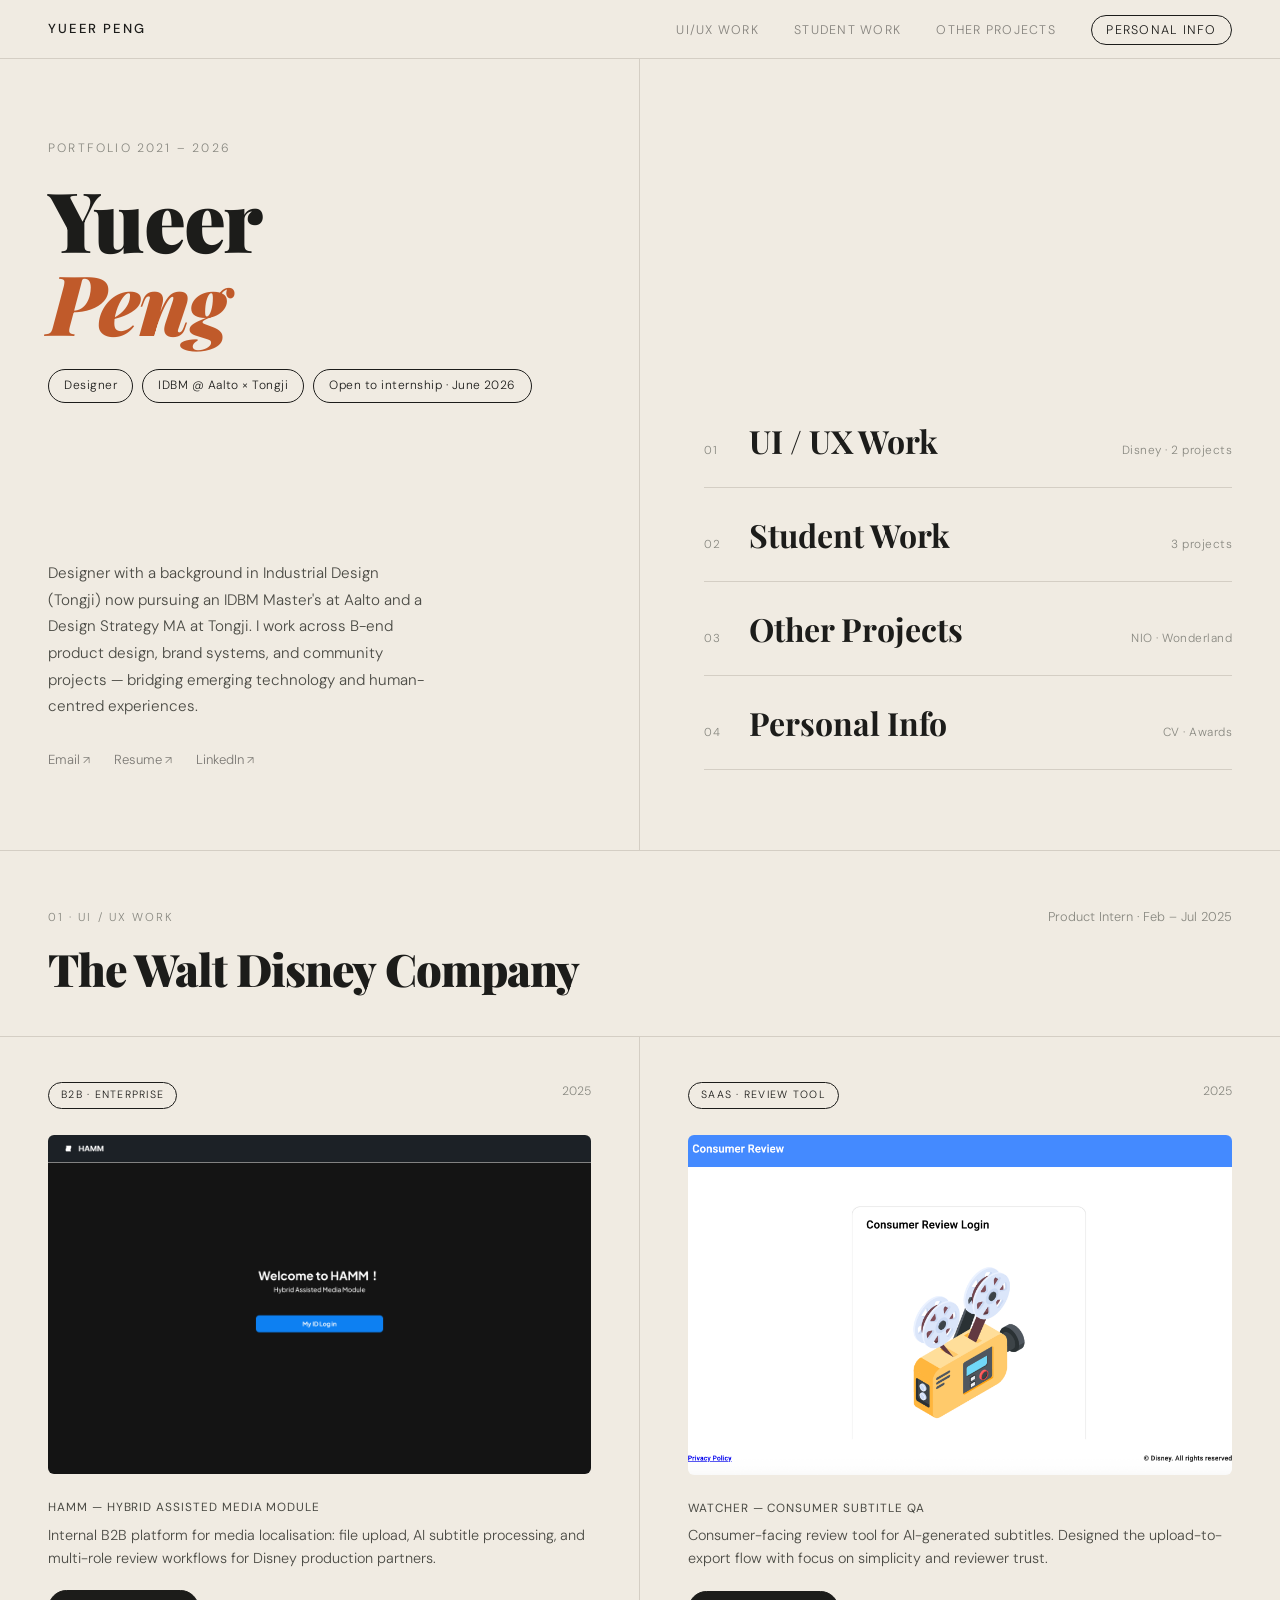
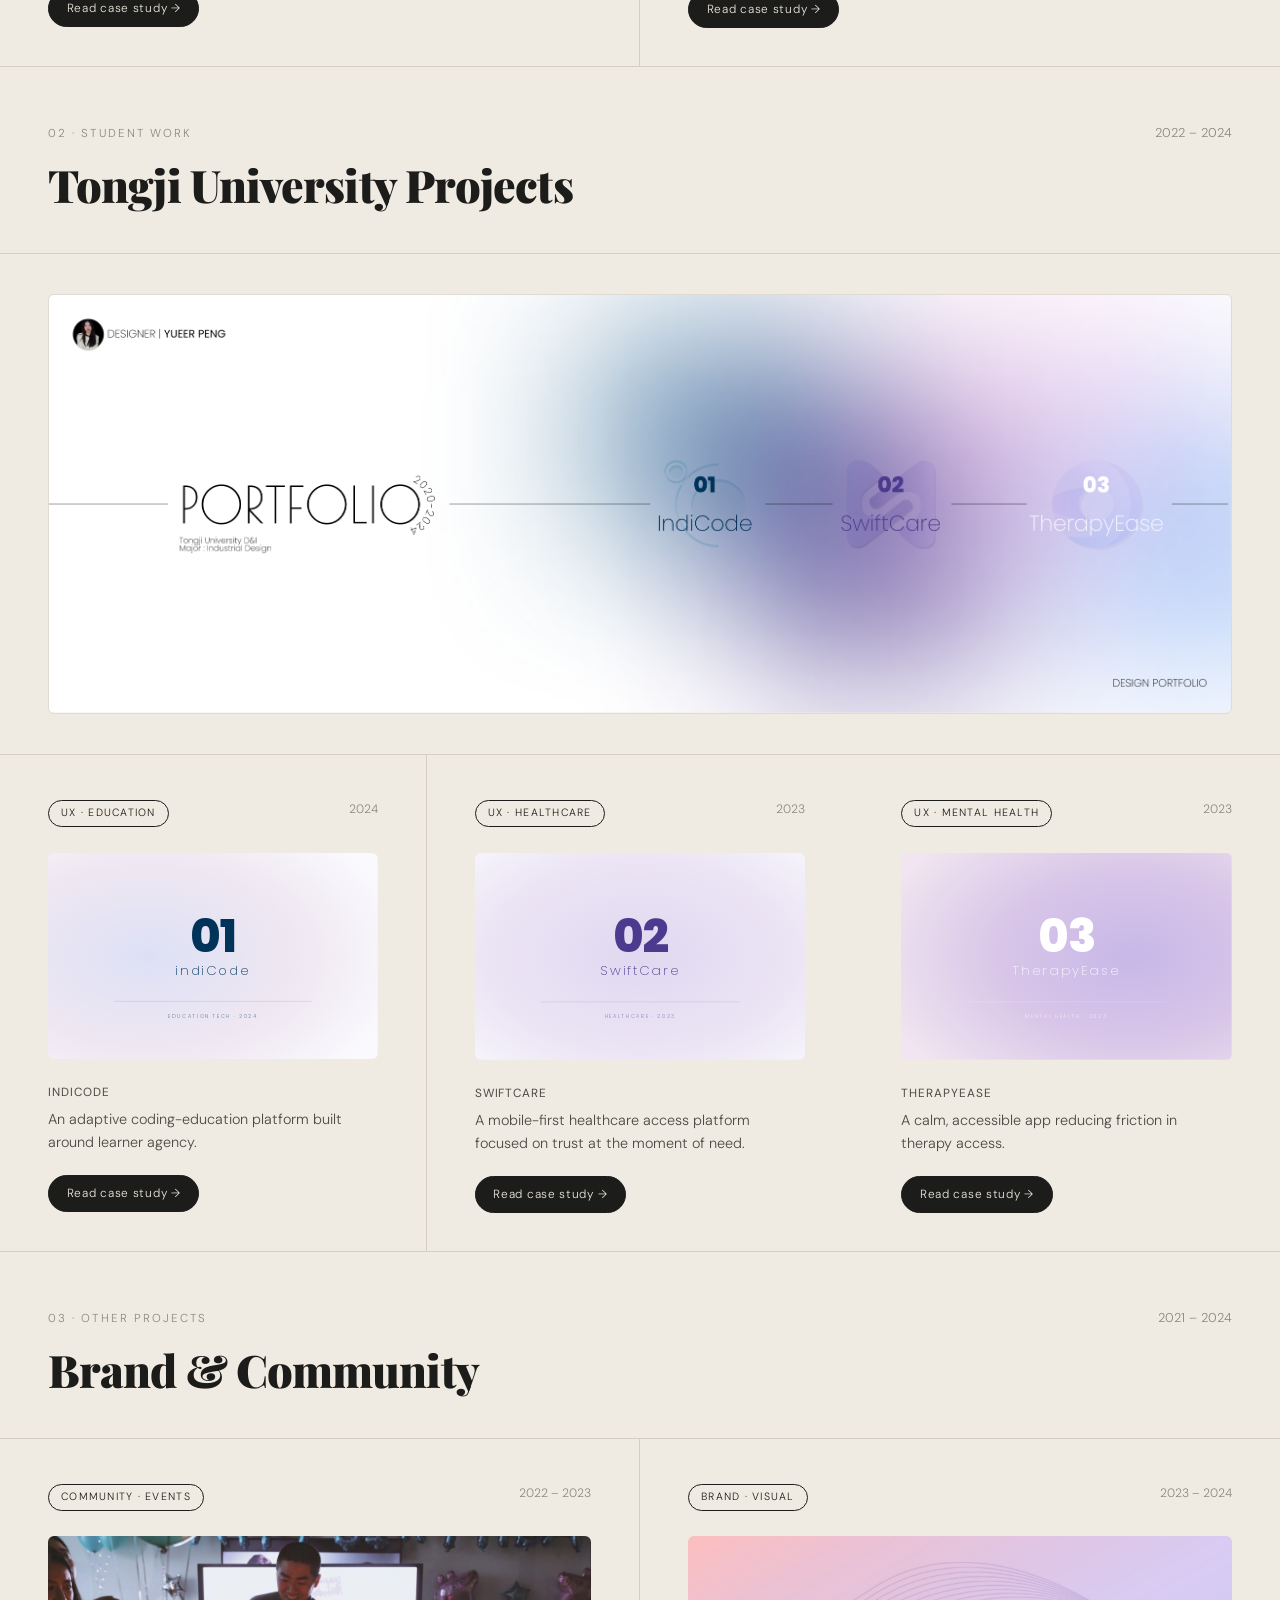
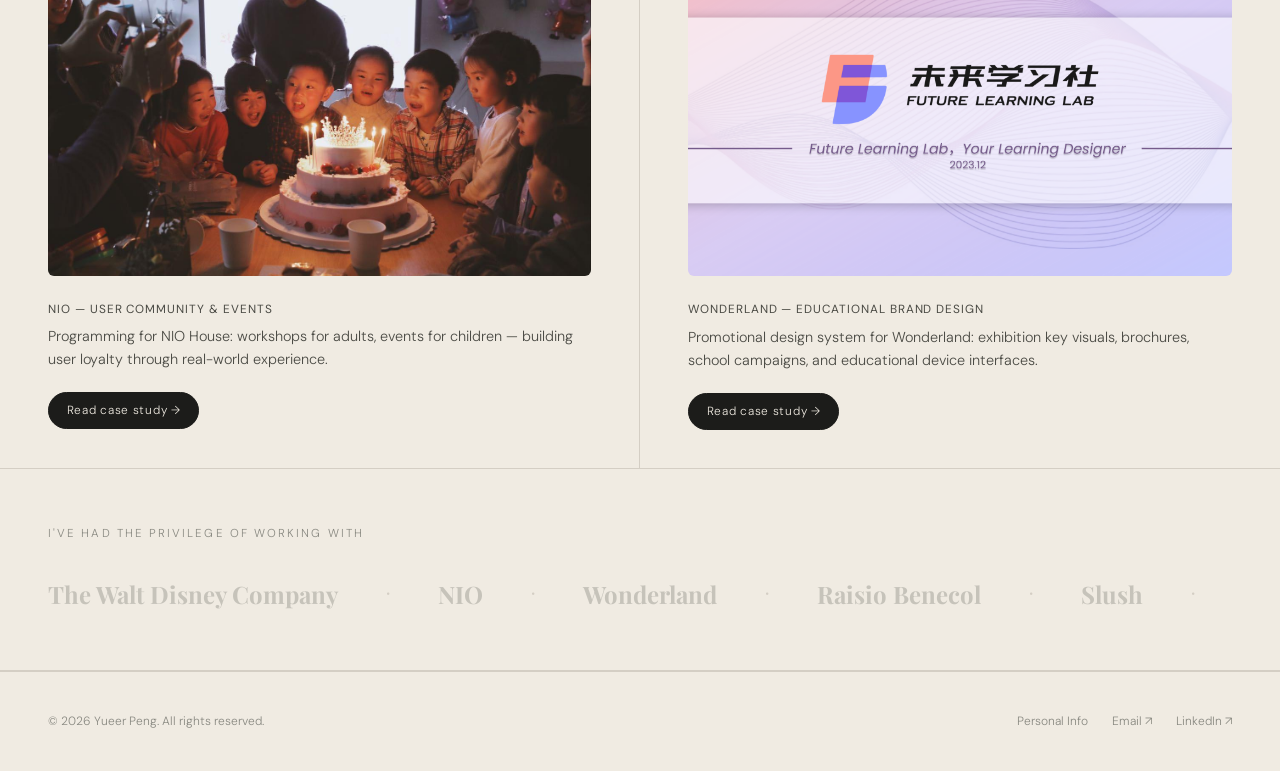
<file: index.html>
<!DOCTYPE html>
<html lang="en">
<head>
  <meta charset="UTF-8" />
  <meta name="viewport" content="width=device-width, initial-scale=1.0" />
  <title>Yueer Peng — Designer</title>
  <link rel="preconnect" href="https://fonts.googleapis.com" />
  <link rel="preconnect" href="https://fonts.gstatic.com" crossorigin />
  <link href="https://fonts.googleapis.com/css2?family=Playfair+Display:ital,wght@0,700;0,900;1,900&family=DM+Sans:wght@300;400;500&family=Poppins:wght@200;400;800&display=swap" rel="stylesheet" />
  <style>
/* =========================================================
   Yueer Peng — Portfolio
   Shared stylesheet for all pages
   ========================================================= */

*, *::before, *::after { box-sizing: border-box; margin: 0; padding: 0; }

:root {
  --cream: #f0ebe2;
  --cream-soft: #f5f1e9;
  --cream-dark: #e8e2d8;
  --ink: #1c1c1a;
  --ink-mid: #4a4a44;
  --ink-muted: #888880;
  --accent: #c05a2a;
  --accent-soft: #e8d5c8;
  --border: #d4cec4;
  --border-soft: #e0dad0;
  --card: #e8e2d8;
}

html { scroll-behavior: smooth; }

body {
  background: var(--cream);
  color: var(--ink);
  font-family: 'DM Sans', sans-serif;
  font-weight: 300;
  line-height: 1.6;
  overflow-x: hidden;
}

/* =========================================================
   NAVIGATION
   ========================================================= */
nav.site-nav {
  position: sticky; top: 0; z-index: 100;
  display: flex; justify-content: space-between; align-items: center;
  padding: 1rem 3rem;
  border-bottom: 1px solid var(--border);
  background: var(--cream);
}
.nav-logo {
  font-weight: 500; font-size: 0.82rem;
  letter-spacing: 0.14em; text-transform: uppercase;
  text-decoration: none; color: var(--ink);
  transition: opacity 0.2s;
}
.nav-logo:hover { opacity: 0.65; }
.site-nav ul { list-style: none; display: flex; gap: 2.2rem; align-items: center; }
.site-nav ul a {
  text-decoration: none; color: var(--ink);
  font-size: 0.78rem; letter-spacing: 0.1em;
  text-transform: uppercase; opacity: 0.5;
  transition: opacity 0.2s;
}
.site-nav ul a:hover { opacity: 1; }
.site-nav ul a.active { opacity: 1; }
.nav-cta {
  font-size: 0.78rem !important; opacity: 1 !important;
  border: 1.5px solid var(--ink);
  border-radius: 99px;
  padding: 0.35rem 0.9rem;
  transition: background 0.2s, color 0.2s;
}
.nav-cta:hover { background: var(--ink); color: var(--cream); }

/* =========================================================
   COMMON: pills, buttons, links
   ========================================================= */
.pill {
  display: inline-block;
  border: 1.5px solid var(--ink);
  border-radius: 99px;
  padding: 0.38rem 0.95rem;
  font-size: 0.75rem; letter-spacing: 0.04em;
  transition: background 0.2s, color 0.2s;
}
.pill:hover { background: var(--ink); color: var(--cream); }

.btn {
  display: inline-flex; align-items: center; gap: 0.35rem;
  padding: 0.5rem 1.1rem;
  border: 1.5px solid var(--ink); border-radius: 99px;
  font-size: 0.74rem; letter-spacing: 0.06em;
  text-decoration: none; color: var(--ink);
  background: transparent;
  transition: background 0.2s, color 0.2s;
  cursor: pointer;
}
.btn:hover { background: var(--ink); color: var(--cream); }
.btn.filled { background: var(--ink); color: var(--cream); }
.btn.filled:hover { background: transparent; color: var(--ink); }

.text-link {
  color: var(--ink); text-decoration: none;
  opacity: 0.55; transition: opacity 0.2s;
  font-size: 0.82rem;
}
.text-link::after { content: ' ↗'; font-size: 0.7rem; }
.text-link:hover { opacity: 1; }

/* =========================================================
   SECTION HEADER (used on home + sub-pages)
   ========================================================= */
.section-header {
  padding: 3.5rem 3rem 2rem;
  border-bottom: 1px solid var(--border);
  display: flex; justify-content: space-between; align-items: baseline;
}
.section-eyebrow {
  font-size: 0.72rem; letter-spacing: 0.18em;
  text-transform: uppercase; color: var(--ink-muted);
  margin-bottom: 0.35rem;
}
.section-title {
  font-family: 'Playfair Display', serif;
  font-size: clamp(1.8rem, 3.5vw, 2.8rem);
  font-weight: 900; letter-spacing: -0.02em;
}
.section-meta { font-size: 0.8rem; color: var(--ink-muted); }

/* =========================================================
   PROJECT CARDS (home page grid)
   ========================================================= */
.projects-grid { display: grid; grid-template-columns: 1fr 1fr; }
.projects-grid--three { grid-template-columns: 1fr 1fr 1fr; }

.project-card {
  padding: 2.8rem 3rem 2.4rem;
  border-bottom: 1px solid var(--border);
  border-right: 1px solid var(--border);
  background: var(--cream);
  transition: background 0.3s;
  text-decoration: none; color: inherit;
  display: block;
}
.projects-grid > .project-card:nth-child(2n) { border-right: none; }
.projects-grid--three > .project-card:nth-child(3n) { border-right: none; }
.project-card:hover { background: var(--card); }

.card-top {
  display: flex; justify-content: space-between;
  align-items: flex-start; margin-bottom: 1.6rem;
}
.card-tag {
  font-size: 0.66rem; letter-spacing: 0.12em;
  text-transform: uppercase;
  border: 1.5px solid var(--ink); border-radius: 99px;
  padding: 0.26rem 0.75rem;
}
.card-year { font-size: 0.76rem; color: var(--ink-muted); }

.card-mockup {
  width: 100%; aspect-ratio: 16/10;
  border-radius: 6px;
  margin-bottom: 1.5rem;
  overflow: hidden; position: relative;
  transition: transform 0.4s ease;
}
.card-mockup img { width: 100%; height: 100%; object-fit: cover; }
.card-mockup svg { width: 100%; height: 100%; display: block; }
.project-card:hover .card-mockup { transform: scale(1.01); }

.card-title {
  font-weight: 400; font-size: 0.74rem;
  letter-spacing: 0.08em; text-transform: uppercase;
  color: var(--ink-mid); margin-bottom: 0.4rem;
}
.card-desc { font-size: 0.9rem; line-height: 1.6; color: var(--ink-mid); }
.card-actions { display: flex; gap: 0.5rem; flex-wrap: wrap; margin-top: 1.3rem; }

/* =========================================================
   FOOTER
   ========================================================= */
footer.site-footer {
  padding: 2.5rem 3rem;
  display: flex; justify-content: space-between; align-items: center;
  border-top: 1px solid var(--border);
}
.footer-copy { font-size: 0.75rem; color: var(--ink-muted); }
.footer-links { display: flex; gap: 1.5rem; }
.footer-links a {
  font-size: 0.75rem; color: var(--ink-muted);
  text-decoration: none; transition: color 0.2s;
}
.footer-links a:hover { color: var(--ink); }

/* =========================================================
   ANIMATIONS
   ========================================================= */
@keyframes fadeUp {
  from { opacity: 0; transform: translateY(20px); }
  to   { opacity: 1; transform: translateY(0); }
}

/* =========================================================
   RESPONSIVE
   ========================================================= */
@media (max-width: 820px) {
  nav.site-nav { padding: 1rem 1.5rem; }
  .site-nav ul { gap: 1.1rem; }
  .site-nav ul a { font-size: 0.72rem; letter-spacing: 0.08em; }
  .nav-cta { padding: 0.3rem 0.7rem; }
  .projects-grid, .projects-grid--three { grid-template-columns: 1fr; }
  .section-header { padding: 2.5rem 1.5rem 1.5rem; flex-direction: column; gap: 0.3rem; }
  .project-card { padding: 2rem 1.5rem; border-right: none !important; }
  footer.site-footer { flex-direction: column; gap: 1rem; padding: 2rem 1.5rem; text-align: center; }
}

  </style>
  <style>
    /* Home-page-only styles */
    .hero { display: grid; grid-template-columns: 1fr 1fr; min-height: 88vh; border-bottom: 1px solid var(--border); }
    .hero-left { padding: 5rem 3rem; display: flex; flex-direction: column; justify-content: space-between; border-right: 1px solid var(--border); }
    .hero-eyebrow { font-size: 0.76rem; letter-spacing: 0.18em; text-transform: uppercase; color: var(--ink-muted); margin-bottom: 1.2rem; }
    h1.hero-name { font-family: 'Playfair Display', serif; font-size: clamp(3.5rem, 6.5vw, 6rem); line-height: 1.0; font-weight: 900; letter-spacing: -0.02em; animation: fadeUp 0.8s ease both; }
    h1.hero-name span { font-style: italic; color: var(--accent); }
    .hero-tags { display: flex; gap: 0.55rem; flex-wrap: wrap; margin-top: 1.6rem; animation: fadeUp 0.8s ease 0.1s both; }
    .hero-bio { margin-top: auto; padding-top: 3rem; max-width: 38ch; font-size: 0.95rem; line-height: 1.75; color: var(--ink-mid); animation: fadeUp 0.8s ease 0.2s both; }
    .hero-links { display: flex; gap: 1.5rem; margin-top: 1.8rem; animation: fadeUp 0.8s ease 0.3s both; }
    .hero-right { padding: 5rem 3rem 5rem 4rem; display: flex; flex-direction: column; justify-content: flex-end; animation: fadeUp 0.8s ease 0.1s both; }
    .nav-index { list-style: none; }
    .nav-index li { display: flex; align-items: baseline; gap: 1.2rem; padding: 1.3rem 0; border-bottom: 1px solid var(--border); cursor: pointer; transition: opacity 0.2s, padding-left 0.25s; }
    .nav-index li:hover { opacity: 0.55; padding-left: 0.5rem; }
    .nav-index .num { font-size: 0.72rem; color: var(--ink-muted); letter-spacing: 0.1em; min-width: 1.6rem; }
    .nav-index .label { font-family: 'Playfair Display', serif; font-size: clamp(1.5rem, 2.5vw, 2.1rem); font-weight: 700; }
    .nav-index .label-meta { font-size: 0.74rem; color: var(--ink-muted); margin-left: auto; letter-spacing: 0.04em; font-family: 'DM Sans', sans-serif; font-weight: 300; }

    /* Portfolio Cover Styles */
    .portfolio-cover-container {
      padding: 2.5rem 3rem;
      border-bottom: 1px solid var(--border);
      background: var(--cream);
    }
    .portfolio-cover-container img {
      width: 100%;
      height: auto;
      display: block;
      border-radius: 6px;
      border: 1px solid var(--border-soft);
    }

    .companies-section { padding: 3.5rem 3rem; border-bottom: 1px solid var(--border); overflow: hidden; }
    .companies-label { font-size: 0.72rem; letter-spacing: 0.18em; text-transform: uppercase; color: var(--ink-muted); margin-bottom: 2rem; }
    .marquee-wrap { overflow: hidden; }
    .marquee-track { display: flex; gap: 3rem; align-items: center; animation: marquee 24s linear infinite; width: max-content; }
    .marquee-track:hover { animation-play-state: paused; }
    .company-name { font-family: 'Playfair Display', serif; font-size: 1.5rem; font-weight: 700; color: var(--ink-muted); opacity: 0.4; white-space: nowrap; transition: opacity 0.3s, color 0.3s; }
    .company-name:hover { opacity: 1; color: var(--ink); }
    .company-sep { color: var(--border); font-size: 1.5rem; }
    @keyframes marquee { from { transform: translateX(0); } to { transform: translateX(-50%); } }

    @media (max-width: 820px) {
      .hero { grid-template-columns: 1fr; }
      .hero-left { border-right: none; padding: 3rem 1.5rem; }
      .hero-right { padding: 2.5rem 1.5rem; border-top: 1px solid var(--border); }
      .portfolio-cover-container { padding: 1.5rem; }
      .companies-section { padding: 2.5rem 1.5rem; }
    }
  </style>
</head>
<body>

<nav class="site-nav">
  <a class="nav-logo" href="index.html">Yueer Peng</a>
  <ul>
    <li><a href="#uxui">UI/UX Work</a></li>
    <li><a href="#student">Student Work</a></li>
    <li><a href="#other">Other Projects</a></li>
    <li><a class="nav-cta" href="info.html">Personal Info</a></li>
  </ul>
</nav>

<section class="hero">
  <div class="hero-left">
    <div>
      <p class="hero-eyebrow">Portfolio 2021 – 2026</p>
      <h1 class="hero-name">Yueer<br><span>Peng</span></h1>
      <div class="hero-tags">
        <span class="pill">Designer</span>
        <span class="pill">IDBM @ Aalto × Tongji</span>
        <span class="pill">Open to internship · June 2026</span>
      </div>
    </div>
    <div>
      <p class="hero-bio">
        Designer with a background in Industrial Design (Tongji) now pursuing
        an IDBM Master's at Aalto and a Design Strategy MA at Tongji. I work across
        B-end product design, brand systems, and community projects — bridging
        emerging technology and human-centred experiences.
      </p>
      <div class="hero-links">
        <a class="text-link" href="mailto:2434063@tongji.edu.cn">Email</a>
        <a class="text-link" href="info.html#experience">Resume</a>
        <a class="text-link" href="https://www.linkedin.com" target="_blank">LinkedIn</a>
      </div>
    </div>
  </div>
  <div class="hero-right">
    <ul class="nav-index">
      <li onclick="document.getElementById('uxui').scrollIntoView({behavior:'smooth'})">
        <span class="num">01</span><span class="label">UI / UX Work</span><span class="label-meta">Disney · 2 projects</span>
      </li>
      <li onclick="document.getElementById('student').scrollIntoView({behavior:'smooth'})">
        <span class="num">02</span><span class="label">Student Work</span><span class="label-meta">3 projects</span>
      </li>
      <li onclick="document.getElementById('other').scrollIntoView({behavior:'smooth'})">
        <span class="num">03</span><span class="label">Other Projects</span><span class="label-meta">NIO · Wonderland</span>
      </li>
      <li onclick="window.location.href='info.html'">
        <span class="num">04</span><span class="label">Personal Info</span><span class="label-meta">CV · Awards</span>
      </li>
    </ul>
  </div>
</section>

<div id="uxui">
  <div class="section-header">
    <div>
      <p class="section-eyebrow">01 · UI / UX Work</p>
      <h2 class="section-title">The Walt Disney Company</h2>
    </div>
    <span class="section-meta">Product Intern · Feb – Jul 2025</span>
  </div>
  <div class="projects-grid">

    <a class="project-card" href="hamm.html">
      <div class="card-top">
        <span class="card-tag">B2B · Enterprise</span>
        <span class="card-year">2025</span>
      </div>
      <div class="card-mockup">
        <img src="images/hamm-card.png" alt="HAMM platform interface" />
      </div>
      <p class="card-title">HAMM — Hybrid Assisted Media Module</p>
      <p class="card-desc">Internal B2B platform for media localisation: file upload, AI subtitle processing, and multi-role review workflows for Disney production partners.</p>
      <div class="card-actions"><span class="btn filled">Read case study →</span></div>
    </a>

    <a class="project-card" href="watcher.html">
      <div class="card-top">
        <span class="card-tag">SaaS · Review Tool</span>
        <span class="card-year">2025</span>
      </div>
      <div class="card-mockup">
        <img src="images/watcher-card.png" alt="Watcher consumer review tool" />
      </div>
      <p class="card-title">Watcher — Consumer Subtitle QA</p>
      <p class="card-desc">Consumer-facing review tool for AI-generated subtitles. Designed the upload-to-export flow with focus on simplicity and reviewer trust.</p>
      <div class="card-actions"><span class="btn filled">Read case study →</span></div>
    </a>

  </div>
</div>

<div id="student">
  <div class="section-header">
    <div>
      <p class="section-eyebrow">02 · Student Work</p>
      <h2 class="section-title">Tongji University Projects</h2>
    </div>
    <span class="section-meta">2022 – 2024</span>
  </div>

  <div class="portfolio-cover-container">
    <img src="images/portfolio-cover.png" alt="Design Portfolio Cover" />
  </div>

  <div class="projects-grid projects-grid--three">

    <a class="project-card" href="indicode.html">
      <div class="card-top">
        <span class="card-tag">UX · Education</span>
        <span class="card-year">2024</span>
      </div>
      <div class="card-mockup">
        <svg viewBox="0 0 400 250" xmlns="http://www.w3.org/2000/svg" preserveAspectRatio="xMidYMid slice">
          <defs>
            <radialGradient id="bg-indicode" cx="30%" cy="50%" r="80%">
              <stop offset="0%" stop-color="#dde0f5"/>
              <stop offset="60%" stop-color="#f0e8f2"/>
              <stop offset="100%" stop-color="#fafafe"/>
            </radialGradient>
          </defs>
          <rect width="400" height="250" fill="url(#bg-indicode)"/>
          <text x="200" y="120" font-family="Poppins, sans-serif" font-size="56" font-weight="800" fill="#003359" text-anchor="middle" letter-spacing="-2">01</text>
          <text x="200" y="148" font-family="Poppins, sans-serif" font-size="16" font-weight="200" fill="#003359" text-anchor="middle" letter-spacing="2">indiCode</text>
          <line x1="80" y1="180" x2="320" y2="180" stroke="#003359" stroke-width="0.4" opacity="0.3"/>
          <text x="200" y="200" font-family="Poppins, sans-serif" font-size="6" fill="#003359" opacity="0.6" text-anchor="middle" letter-spacing="2">EDUCATION TECH · 2024</text>
        </svg>
      </div>
      <p class="card-title">IndiCode</p>
      <p class="card-desc">An adaptive coding-education platform built around learner agency.</p>
      <div class="card-actions"><span class="btn filled">Read case study →</span></div>
    </a>

    <a class="project-card" href="swiftcare.html">
      <div class="card-top">
        <span class="card-tag">UX · Healthcare</span>
        <span class="card-year">2023</span>
      </div>
      <div class="card-mockup">
        <svg viewBox="0 0 400 250" xmlns="http://www.w3.org/2000/svg" preserveAspectRatio="xMidYMid slice">
          <defs>
            <radialGradient id="bg-swift" cx="50%" cy="50%" r="80%">
              <stop offset="0%" stop-color="#e0d8f0"/>
              <stop offset="60%" stop-color="#ece5f5"/>
              <stop offset="100%" stop-color="#fafafe"/>
            </radialGradient>
          </defs>
          <rect width="400" height="250" fill="url(#bg-swift)"/>
          <text x="200" y="120" font-family="Poppins, sans-serif" font-size="56" font-weight="800" fill="#4c3a8f" text-anchor="middle" letter-spacing="-2">02</text>
          <text x="200" y="148" font-family="Poppins, sans-serif" font-size="16" font-weight="200" fill="#4c3a8f" text-anchor="middle" letter-spacing="2">SwiftCare</text>
          <line x1="80" y1="180" x2="320" y2="180" stroke="#4c3a8f" stroke-width="0.4" opacity="0.3"/>
          <text x="200" y="200" font-family="Poppins, sans-serif" font-size="6" fill="#4c3a8f" opacity="0.6" text-anchor="middle" letter-spacing="2">HEALTHCARE · 2023</text>
        </svg>
      </div>
      <p class="card-title">SwiftCare</p>
      <p class="card-desc">A mobile-first healthcare access platform focused on trust at the moment of need.</p>
      <div class="card-actions"><span class="btn filled">Read case study →</span></div>
    </a>

    <a class="project-card" href="therapyease.html">
      <div class="card-top">
        <span class="card-tag">UX · Mental Health</span>
        <span class="card-year">2023</span>
      </div>
      <div class="card-mockup">
        <svg viewBox="0 0 400 250" xmlns="http://www.w3.org/2000/svg" preserveAspectRatio="xMidYMid slice">
          <defs>
            <radialGradient id="bg-therapy" cx="70%" cy="50%" r="80%">
              <stop offset="0%" stop-color="#c8b8e8"/>
              <stop offset="50%" stop-color="#d8c5e8"/>
              <stop offset="100%" stop-color="#f0e5f0"/>
            </radialGradient>
          </defs>
          <rect width="400" height="250" fill="url(#bg-therapy)"/>
          <text x="200" y="120" font-family="Poppins, sans-serif" font-size="56" font-weight="800" fill="#fff" text-anchor="middle" letter-spacing="-2">03</text>
          <text x="200" y="148" font-family="Poppins, sans-serif" font-size="16" font-weight="200" fill="#f9f9fe" text-anchor="middle" letter-spacing="2">TherapyEase</text>
          <line x1="80" y1="180" x2="320" y2="180" stroke="#fff" stroke-width="0.4" opacity="0.4"/>
          <text x="200" y="200" font-family="Poppins, sans-serif" font-size="6" fill="#fff" opacity="0.7" text-anchor="middle" letter-spacing="2">MENTAL HEALTH · 2023</text>
        </svg>
      </div>
      <p class="card-title">TherapyEase</p>
      <p class="card-desc">A calm, accessible app reducing friction in therapy access.</p>
      <div class="card-actions"><span class="btn filled">Read case study →</span></div>
    </a>

  </div>
</div>

<div id="other">
  <div class="section-header">
    <div>
      <p class="section-eyebrow">03 · Other Projects</p>
      <h2 class="section-title">Brand & Community</h2>
    </div>
    <span class="section-meta">2021 – 2024</span>
  </div>
  <div class="projects-grid">

    <a class="project-card" href="nio.html">
      <div class="card-top">
        <span class="card-tag">Community · Events</span>
        <span class="card-year">2022 – 2023</span>
      </div>
      <div class="card-mockup">
        <img src="images/nio-card.png" alt="NIO House community events" />
      </div>
      <p class="card-title">NIO — User Community & Events</p>
      <p class="card-desc">Programming for NIO House: workshops for adults, events for children — building user loyalty through real-world experience.</p>
      <div class="card-actions"><span class="btn filled">Read case study →</span></div>
    </a>

    <a class="project-card" href="wonderland.html">
      <div class="card-top">
        <span class="card-tag">Brand · Visual</span>
        <span class="card-year">2023 – 2024</span>
      </div>
      <div class="card-mockup">
        <img src="images/wonderland-card.png" alt="Wonderland educational branding" />
      </div>
      <p class="card-title">Wonderland — Educational Brand Design</p>
      <p class="card-desc">Promotional design system for Wonderland: exhibition key visuals, brochures, school campaigns, and educational device interfaces.</p>
      <div class="card-actions"><span class="btn filled">Read case study →</span></div>
    </a>

  </div>
</div>

<div class="companies-section">
  <p class="companies-label">I've had the privilege of working with</p>
  <div class="marquee-wrap">
    <div class="marquee-track">
      <span class="company-name">The Walt Disney Company</span><span class="company-sep">·</span>
      <span class="company-name">NIO</span><span class="company-sep">·</span>
      <span class="company-name">Wonderland</span><span class="company-sep">·</span>
      <span class="company-name">Raisio Benecol</span><span class="company-sep">·</span>
      <span class="company-name">Slush</span><span class="company-sep">·</span>
      <span class="company-name">Aalto University</span><span class="company-sep">·</span>
      <span class="company-name">Tongji University</span><span class="company-sep">·</span>
      <span class="company-name">The Walt Disney Company</span><span class="company-sep">·</span>
      <span class="company-name">NIO</span><span class="company-sep">·</span>
      <span class="company-name">Wonderland</span><span class="company-sep">·</span>
      <span class="company-name">Raisio Benecol</span><span class="company-sep">·</span>
      <span class="company-name">Slush</span><span class="company-sep">·</span>
      <span class="company-name">Aalto University</span><span class="company-sep">·</span>
      <span class="company-name">Tongji University</span><span class="company-sep">·</span>
    </div>
  </div>
</div>

<footer class="site-footer">
  <span class="footer-copy">© 2026 Yueer Peng. All rights reserved.</span>
  <div class="footer-links">
    <a href="info.html">Personal Info</a>
    <a href="mailto:2434063@tongji.edu.cn">Email ↗</a>
    <a href="https://www.linkedin.com" target="_blank">LinkedIn ↗</a>
  </div>
</footer>

</body>
</html>
</file>
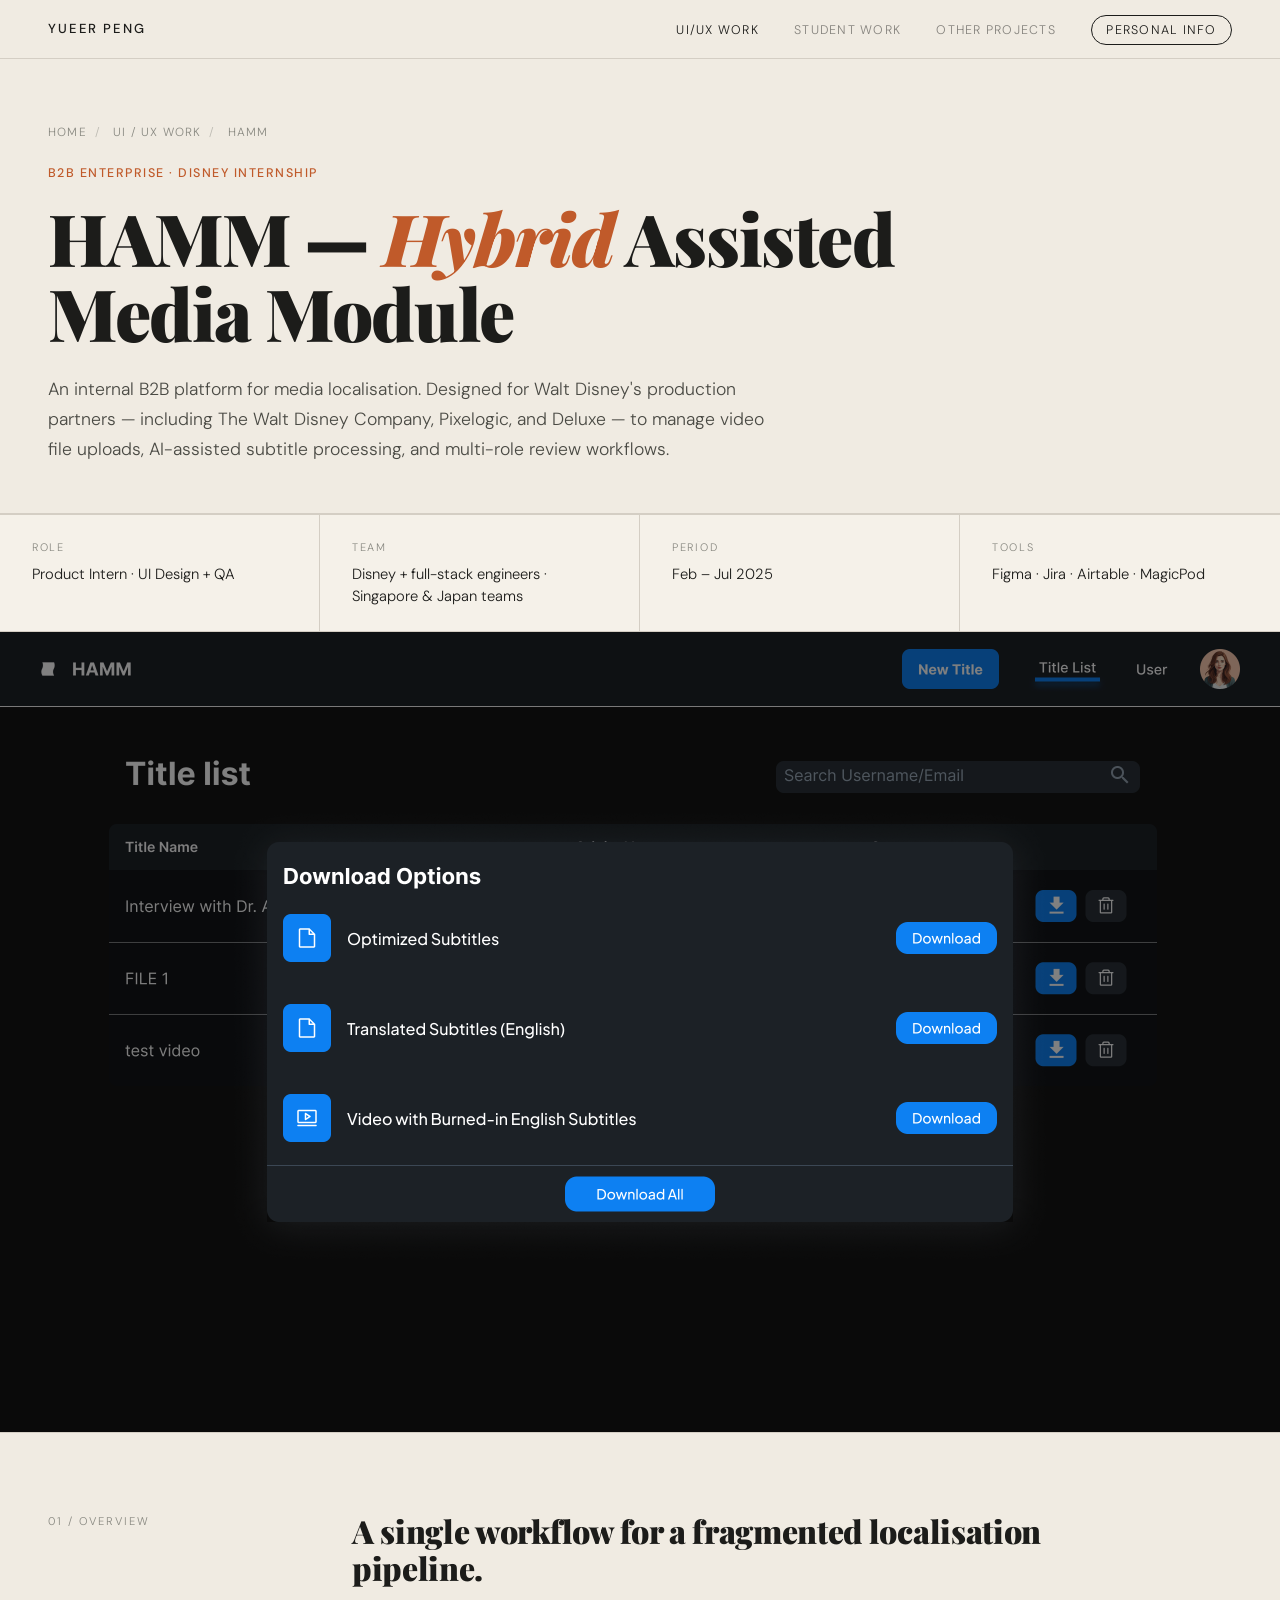
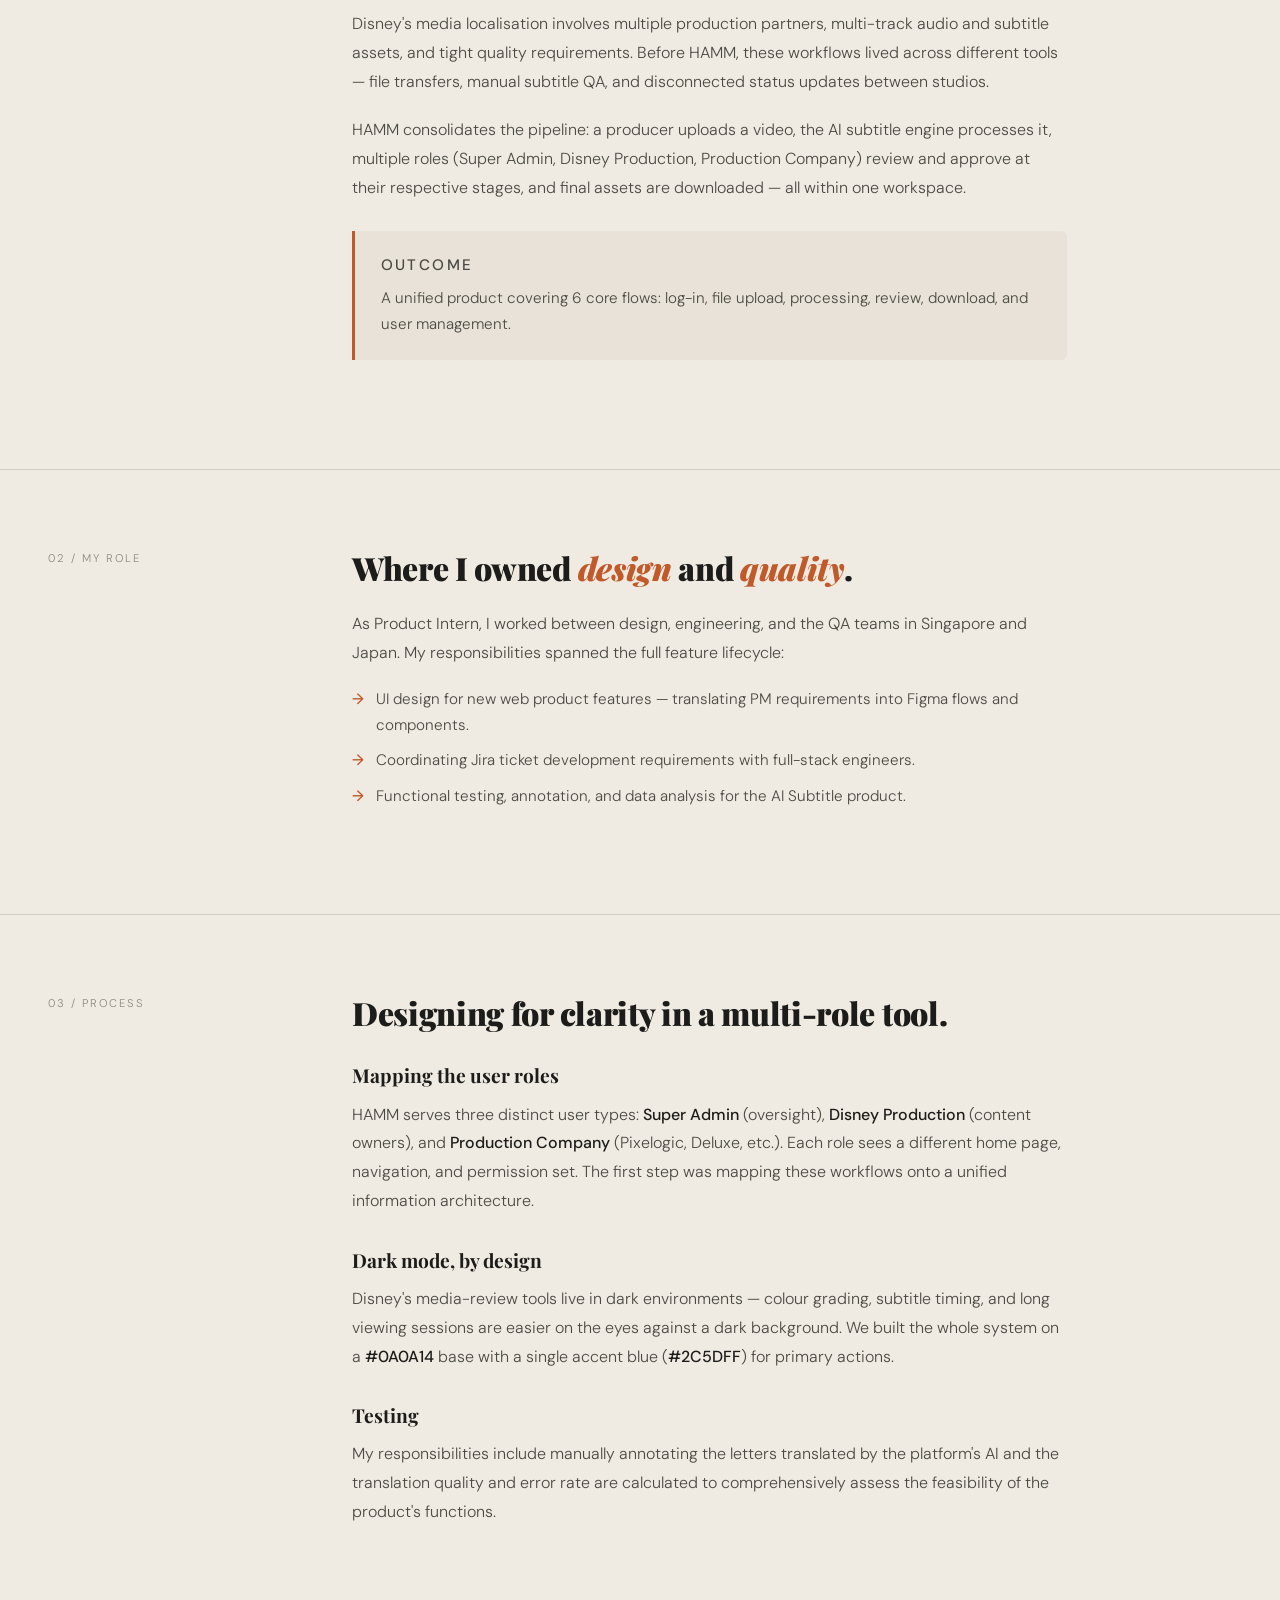
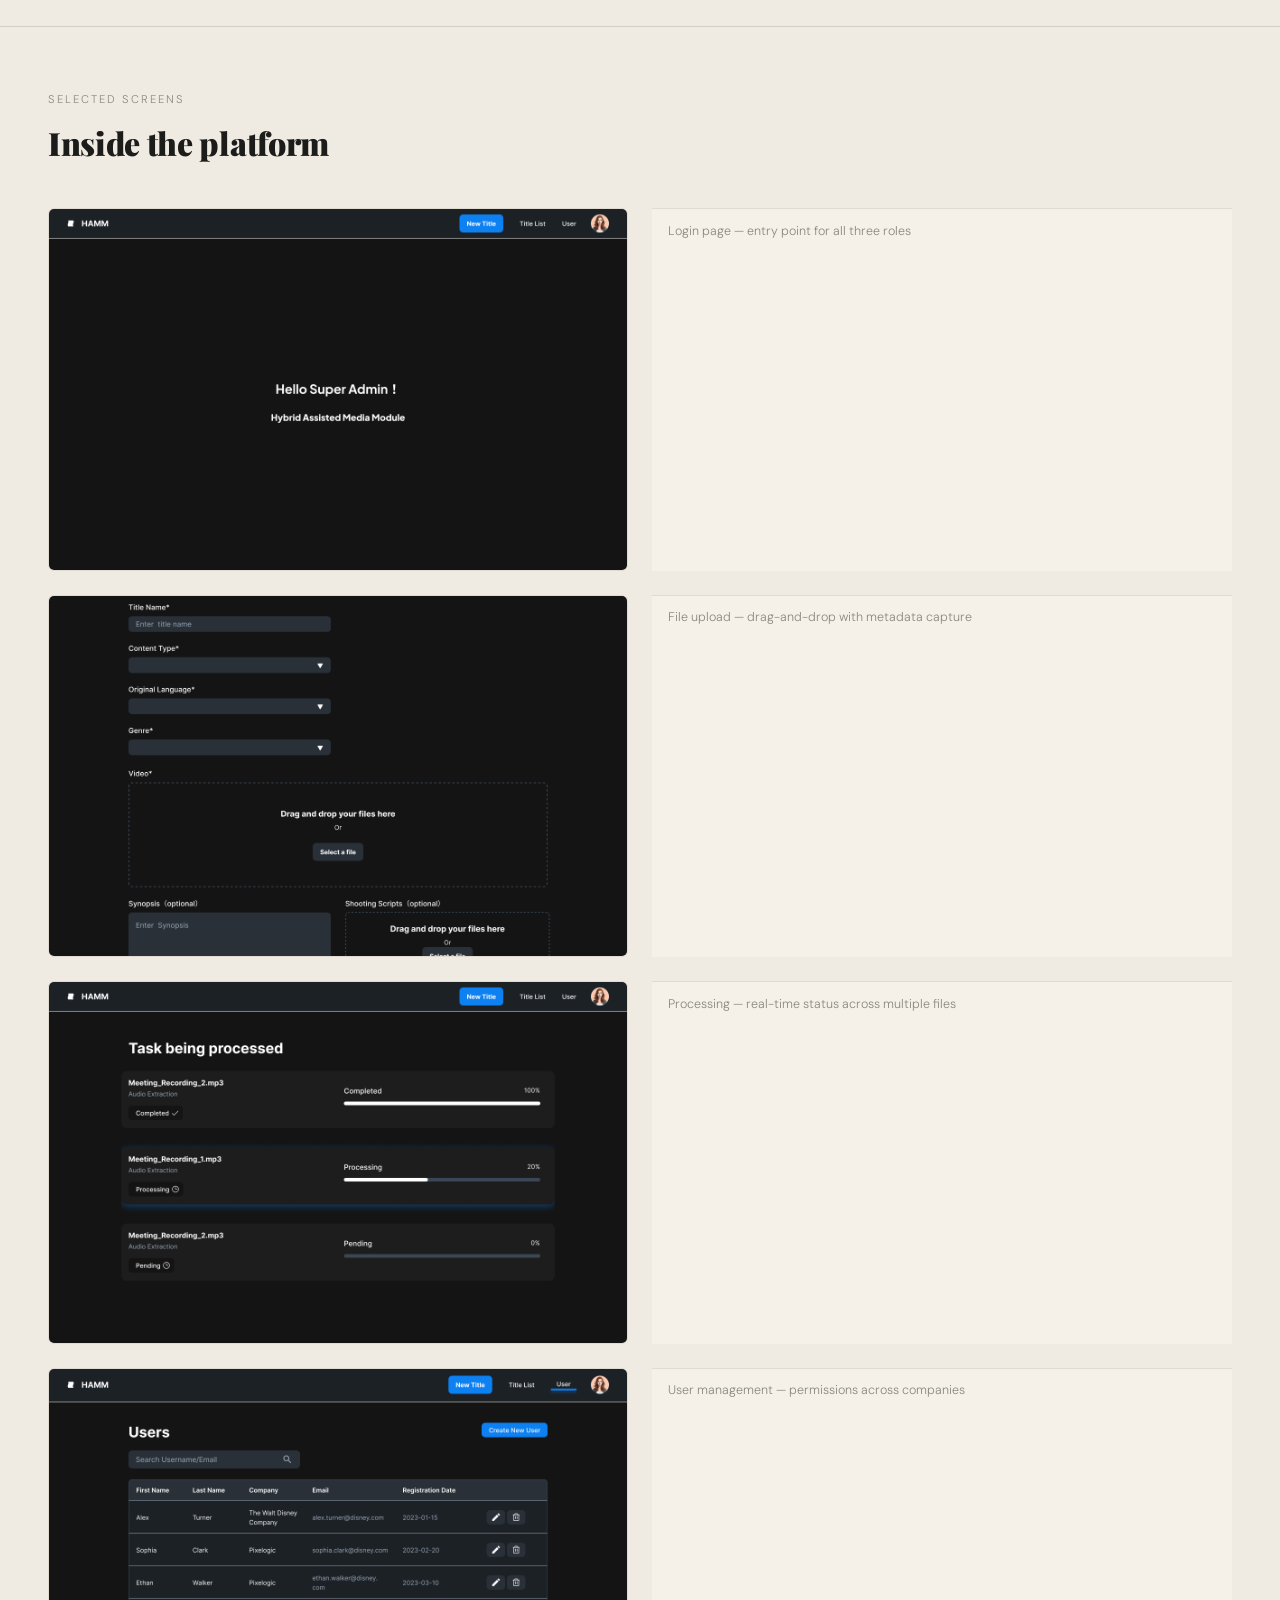
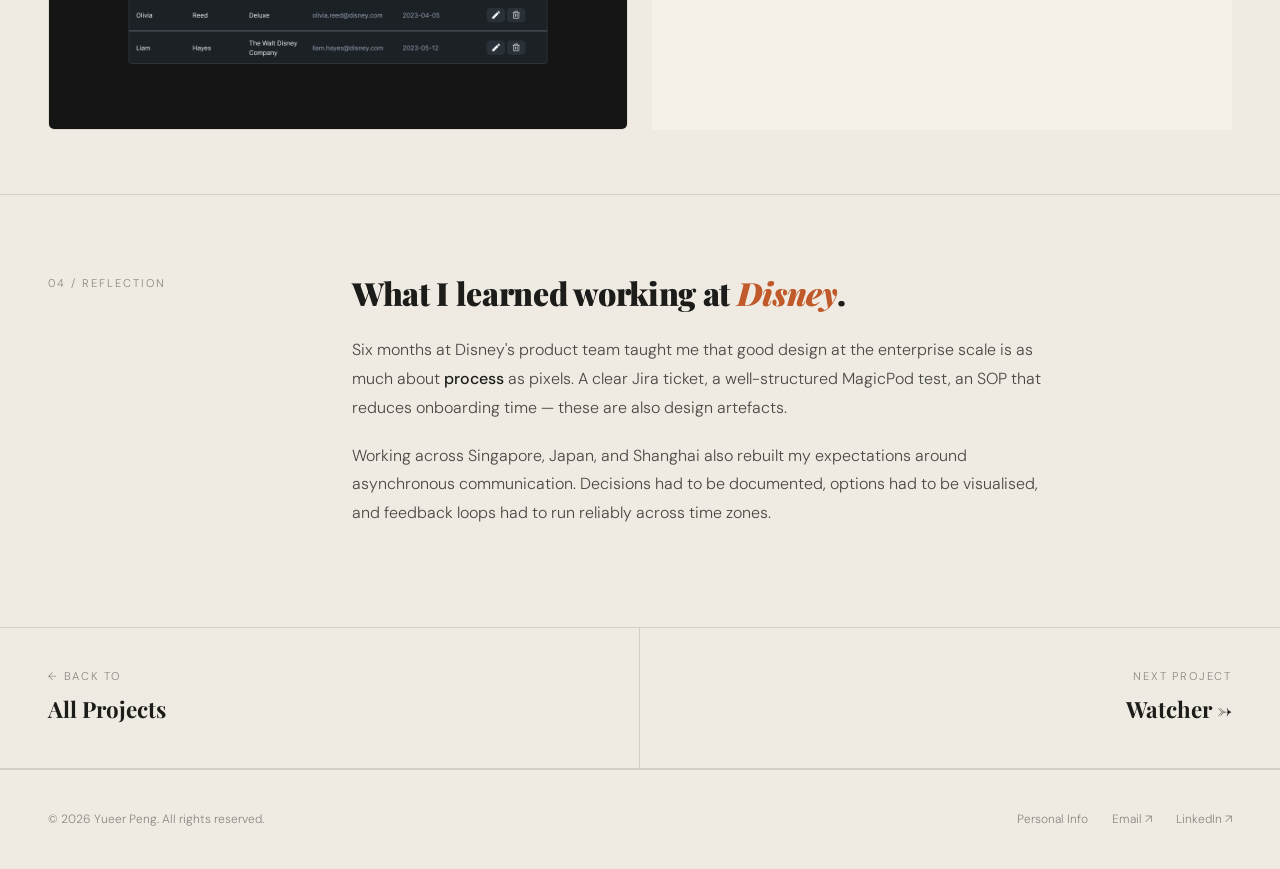
<file: hamm.html>
<!DOCTYPE html>
<html lang="en">
<head>
  <meta charset="UTF-8" />
  <meta name="viewport" content="width=device-width, initial-scale=1.0" />
  <title>HAMM — Yueer Peng</title>
  <link rel="preconnect" href="https://fonts.googleapis.com" />
  <link rel="preconnect" href="https://fonts.gstatic.com" crossorigin />
  <link href="https://fonts.googleapis.com/css2?family=Playfair+Display:ital,wght@0,700;0,900;1,900&family=DM+Sans:wght@300;400;500&display=swap" rel="stylesheet" />
  <style>
/* =========================================================
   Yueer Peng — Portfolio
   Shared stylesheet for all pages
   ========================================================= */

*, *::before, *::after { box-sizing: border-box; margin: 0; padding: 0; }

:root {
  --cream: #f0ebe2;
  --cream-soft: #f5f1e9;
  --cream-dark: #e8e2d8;
  --ink: #1c1c1a;
  --ink-mid: #4a4a44;
  --ink-muted: #888880;
  --accent: #c05a2a;
  --accent-soft: #e8d5c8;
  --border: #d4cec4;
  --border-soft: #e0dad0;
  --card: #e8e2d8;
}

html { scroll-behavior: smooth; }

body {
  background: var(--cream);
  color: var(--ink);
  font-family: 'DM Sans', sans-serif;
  font-weight: 300;
  line-height: 1.6;
  overflow-x: hidden;
}

/* =========================================================
   NAVIGATION
   ========================================================= */
nav.site-nav {
  position: sticky; top: 0; z-index: 100;
  display: flex; justify-content: space-between; align-items: center;
  padding: 1rem 3rem;
  border-bottom: 1px solid var(--border);
  background: var(--cream);
}
.nav-logo {
  font-weight: 500; font-size: 0.82rem;
  letter-spacing: 0.14em; text-transform: uppercase;
  text-decoration: none; color: var(--ink);
  transition: opacity 0.2s;
}
.nav-logo:hover { opacity: 0.65; }
.site-nav ul { list-style: none; display: flex; gap: 2.2rem; align-items: center; }
.site-nav ul a {
  text-decoration: none; color: var(--ink);
  font-size: 0.78rem; letter-spacing: 0.1em;
  text-transform: uppercase; opacity: 0.5;
  transition: opacity 0.2s;
}
.site-nav ul a:hover { opacity: 1; }
.site-nav ul a.active { opacity: 1; }
.nav-cta {
  font-size: 0.78rem !important; opacity: 1 !important;
  border: 1.5px solid var(--ink);
  border-radius: 99px;
  padding: 0.35rem 0.9rem;
  transition: background 0.2s, color 0.2s;
}
.nav-cta:hover { background: var(--ink); color: var(--cream); }

/* =========================================================
   COMMON: pills, buttons, links
   ========================================================= */
.pill {
  display: inline-block;
  border: 1.5px solid var(--ink);
  border-radius: 99px;
  padding: 0.38rem 0.95rem;
  font-size: 0.75rem; letter-spacing: 0.04em;
  transition: background 0.2s, color 0.2s;
}
.pill:hover { background: var(--ink); color: var(--cream); }

.btn {
  display: inline-flex; align-items: center; gap: 0.35rem;
  padding: 0.5rem 1.1rem;
  border: 1.5px solid var(--ink); border-radius: 99px;
  font-size: 0.74rem; letter-spacing: 0.06em;
  text-decoration: none; color: var(--ink);
  background: transparent;
  transition: background 0.2s, color 0.2s;
  cursor: pointer;
}
.btn:hover { background: var(--ink); color: var(--cream); }
.btn.filled { background: var(--ink); color: var(--cream); }
.btn.filled:hover { background: transparent; color: var(--ink); }

.text-link {
  color: var(--ink); text-decoration: none;
  opacity: 0.55; transition: opacity 0.2s;
  font-size: 0.82rem;
}
.text-link::after { content: ' ↗'; font-size: 0.7rem; }
.text-link:hover { opacity: 1; }

/* =========================================================
   SECTION HEADER (used on home + sub-pages)
   ========================================================= */
.section-header {
  padding: 3.5rem 3rem 2rem;
  border-bottom: 1px solid var(--border);
  display: flex; justify-content: space-between; align-items: baseline;
}
.section-eyebrow {
  font-size: 0.72rem; letter-spacing: 0.18em;
  text-transform: uppercase; color: var(--ink-muted);
  margin-bottom: 0.35rem;
}
.section-title {
  font-family: 'Playfair Display', serif;
  font-size: clamp(1.8rem, 3.5vw, 2.8rem);
  font-weight: 900; letter-spacing: -0.02em;
}
.section-meta { font-size: 0.8rem; color: var(--ink-muted); }

/* =========================================================
   PROJECT CARDS (home page grid)
   ========================================================= */
.projects-grid { display: grid; grid-template-columns: 1fr 1fr; }
.projects-grid--three { grid-template-columns: 1fr 1fr 1fr; }

.project-card {
  padding: 2.8rem 3rem 2.4rem;
  border-bottom: 1px solid var(--border);
  border-right: 1px solid var(--border);
  background: var(--cream);
  transition: background 0.3s;
  text-decoration: none; color: inherit;
  display: block;
}
.projects-grid > .project-card:nth-child(2n) { border-right: none; }
.projects-grid--three > .project-card:nth-child(3n) { border-right: none; }
.project-card:hover { background: var(--card); }

.card-top {
  display: flex; justify-content: space-between;
  align-items: flex-start; margin-bottom: 1.6rem;
}
.card-tag {
  font-size: 0.66rem; letter-spacing: 0.12em;
  text-transform: uppercase;
  border: 1.5px solid var(--ink); border-radius: 99px;
  padding: 0.26rem 0.75rem;
}
.card-year { font-size: 0.76rem; color: var(--ink-muted); }

.card-mockup {
  width: 100%; aspect-ratio: 16/10;
  border-radius: 6px;
  margin-bottom: 1.5rem;
  overflow: hidden; position: relative;
  transition: transform 0.4s ease;
}
.card-mockup img { width: 100%; height: 100%; object-fit: cover; }
.card-mockup svg { width: 100%; height: 100%; display: block; }
.project-card:hover .card-mockup { transform: scale(1.01); }

.card-title {
  font-weight: 400; font-size: 0.74rem;
  letter-spacing: 0.08em; text-transform: uppercase;
  color: var(--ink-mid); margin-bottom: 0.4rem;
}
.card-desc { font-size: 0.9rem; line-height: 1.6; color: var(--ink-mid); }
.card-actions { display: flex; gap: 0.5rem; flex-wrap: wrap; margin-top: 1.3rem; }

/* =========================================================
   FOOTER
   ========================================================= */
footer.site-footer {
  padding: 2.5rem 3rem;
  display: flex; justify-content: space-between; align-items: center;
  border-top: 1px solid var(--border);
}
.footer-copy { font-size: 0.75rem; color: var(--ink-muted); }
.footer-links { display: flex; gap: 1.5rem; }
.footer-links a {
  font-size: 0.75rem; color: var(--ink-muted);
  text-decoration: none; transition: color 0.2s;
}
.footer-links a:hover { color: var(--ink); }

/* =========================================================
   ANIMATIONS
   ========================================================= */
@keyframes fadeUp {
  from { opacity: 0; transform: translateY(20px); }
  to   { opacity: 1; transform: translateY(0); }
}

/* =========================================================
   RESPONSIVE
   ========================================================= */
@media (max-width: 820px) {
  nav.site-nav { padding: 1rem 1.5rem; }
  .site-nav ul { gap: 1.1rem; }
  .site-nav ul a { font-size: 0.72rem; letter-spacing: 0.08em; }
  .nav-cta { padding: 0.3rem 0.7rem; }
  .projects-grid, .projects-grid--three { grid-template-columns: 1fr; }
  .section-header { padding: 2.5rem 1.5rem 1.5rem; flex-direction: column; gap: 0.3rem; }
  .project-card { padding: 2rem 1.5rem; border-right: none !important; }
  footer.site-footer { flex-direction: column; gap: 1rem; padding: 2rem 1.5rem; text-align: center; }
}

/* =========================================================
   PROJECT CASE STUDY PAGES
   ========================================================= */
.project-page-hero {
  padding: 4rem 3rem 3rem;
  border-bottom: 1px solid var(--border);
}
.breadcrumb {
  font-size: 0.74rem; letter-spacing: 0.1em;
  text-transform: uppercase; color: var(--ink-muted);
  margin-bottom: 1.4rem;
}
.breadcrumb a {
  color: var(--ink-muted); text-decoration: none;
  transition: color 0.2s;
}
.breadcrumb a:hover { color: var(--ink); }
.breadcrumb .sep { margin: 0 0.5rem; opacity: 0.5; }

.project-tagline {
  font-size: 0.78rem; letter-spacing: 0.12em;
  text-transform: uppercase; color: var(--accent);
  margin-bottom: 1rem; font-weight: 500;
}
.project-page-title {
  font-family: 'Playfair Display', serif;
  font-size: clamp(2.5rem, 6vw, 4.5rem);
  font-weight: 900; line-height: 1.05;
  letter-spacing: -0.02em; max-width: 18ch;
  margin-bottom: 1.5rem;
  animation: fadeUp 0.8s ease both;
}
.project-page-title em { font-style: italic; color: var(--accent); }
.project-brief {
  font-size: 1.1rem; line-height: 1.7;
  color: var(--ink-mid); max-width: 60ch;
  animation: fadeUp 0.8s ease 0.1s both;
}

.project-meta {
  display: grid;
  grid-template-columns: repeat(4, 1fr);
  border-top: 1px solid var(--border);
  border-bottom: 1px solid var(--border);
  background: var(--cream-soft);
}
.meta-item {
  padding: 1.5rem 2rem;
  border-right: 1px solid var(--border);
}
.meta-item:last-child { border-right: none; }
.meta-label {
  font-size: 0.68rem; letter-spacing: 0.16em;
  text-transform: uppercase; color: var(--ink-muted);
  margin-bottom: 0.4rem;
}
.meta-value { font-size: 0.92rem; color: var(--ink); line-height: 1.5; }

.project-hero-image {
  margin: 0; border-bottom: 1px solid var(--border);
  background: var(--cream-dark);
}
.project-hero-image svg { width: 100%; height: auto; display: block; max-height: 600px; }
.project-hero-image img { width: 100%; height: auto; display: block; }

.project-content {
  padding: 5rem 3rem;
  display: grid;
  grid-template-columns: 240px 1fr;
  gap: 4rem;
  border-bottom: 1px solid var(--border);
}
.project-content + .project-content {
  border-top: none;
}
.content-label {
  font-size: 0.7rem; letter-spacing: 0.18em;
  text-transform: uppercase; color: var(--ink-muted);
  position: sticky; top: 5rem;
  align-self: start;
}
.content-body {
  max-width: 65ch;
}
.content-body h2 {
  font-family: 'Playfair Display', serif;
  font-size: clamp(1.6rem, 2.5vw, 2.2rem);
  font-weight: 900; letter-spacing: -0.01em;
  line-height: 1.15; margin-bottom: 1.5rem;
}
.content-body h2 em { font-style: italic; color: var(--accent); }
.content-body h3 {
  font-family: 'Playfair Display', serif;
  font-size: 1.2rem; font-weight: 700;
  margin: 1.8rem 0 0.6rem;
}
.content-body p {
  font-size: 1rem; line-height: 1.8;
  color: var(--ink-mid); margin-bottom: 1.2rem;
}
.content-body p strong {
  color: var(--ink); font-weight: 500;
}
.content-body ul {
  list-style: none; margin: 1rem 0 1.5rem;
}
.content-body ul li {
  font-size: 0.95rem; line-height: 1.7;
  color: var(--ink-mid); padding-left: 1.5rem;
  position: relative; margin-bottom: 0.6rem;
}
.content-body ul li::before {
  content: '→'; position: absolute; left: 0;
  color: var(--accent); font-weight: 500;
}

.callout-box {
  background: var(--cream-dark);
  border-left: 3px solid var(--accent);
  padding: 1.4rem 1.6rem;
  margin: 1.8rem 0;
  border-radius: 0 6px 6px 0;
}
.callout-box p {
  font-size: 0.95rem; line-height: 1.7;
  color: var(--ink-mid); margin-bottom: 0.4rem;
}
.callout-box p:last-child { margin-bottom: 0; }
.callout-label {
  font-size: 0.7rem; letter-spacing: 0.16em;
  text-transform: uppercase; color: var(--accent);
  margin-bottom: 0.5rem; font-weight: 500;
}

/* Visual gallery */
.project-gallery {
  padding: 4rem 3rem;
  border-bottom: 1px solid var(--border);
}
.gallery-eyebrow {
  font-size: 0.7rem; letter-spacing: 0.18em;
  text-transform: uppercase; color: var(--ink-muted);
  margin-bottom: 0.5rem;
}
.gallery-title {
  font-family: 'Playfair Display', serif;
  font-size: clamp(1.6rem, 2.5vw, 2rem);
  font-weight: 900; letter-spacing: -0.01em;
  margin-bottom: 2.5rem;
}
.gallery-grid {
  display: grid; grid-template-columns: 1fr 1fr;
  gap: 1.5rem;
}
.gallery-item {
  background: var(--cream-soft);
  border: 1px solid var(--border-soft);
  border-radius: 6px;
  overflow: hidden;
  aspect-ratio: 16/10;
  position: relative;
}
.gallery-item svg, .gallery-item img {
  width: 100%; height: 100%;
  object-fit: cover; display: block;
}
.gallery-caption {
  font-size: 0.78rem; color: var(--ink-muted);
  padding: 0.8rem 1rem;
  background: var(--cream-soft);
  border-top: 1px solid var(--border-soft);
}

/* Prev / Next nav */
.project-pagination {
  display: grid; grid-template-columns: 1fr 1fr;
  border-bottom: 1px solid var(--border);
}
.pagination-link {
  padding: 2.5rem 3rem;
  text-decoration: none; color: var(--ink);
  border-right: 1px solid var(--border);
  transition: background 0.3s;
  display: block;
}
.pagination-link:last-child { border-right: none; text-align: right; }
.pagination-link:hover { background: var(--cream-dark); }
.pagination-link .pagination-label {
  font-size: 0.7rem; letter-spacing: 0.16em;
  text-transform: uppercase; color: var(--ink-muted);
  margin-bottom: 0.4rem;
}
.pagination-link .pagination-title {
  font-family: 'Playfair Display', serif;
  font-size: 1.4rem; font-weight: 700;
}

@media (max-width: 820px) {
  .project-page-hero { padding: 2.5rem 1.5rem 2rem; }
  .project-meta { grid-template-columns: 1fr 1fr; }
  .meta-item { padding: 1.2rem 1.5rem; }
  .meta-item:nth-child(2) { border-right: none; }
  .meta-item:nth-child(odd) { border-right: 1px solid var(--border); }
  .meta-item:nth-child(1), .meta-item:nth-child(2) { border-bottom: 1px solid var(--border); }
  .project-content { padding: 3rem 1.5rem; grid-template-columns: 1fr; gap: 1.5rem; }
  .content-label { position: static; }
  .project-gallery { padding: 3rem 1.5rem; }
  .gallery-grid { grid-template-columns: 1fr; }
  .pagination-link { padding: 2rem 1.5rem; }
}

</style>
</head>
<body>

<nav class="site-nav">
  <a class="nav-logo" href="index.html">Yueer Peng</a>
  <ul>
    <li><a href="index.html#uxui" class="active">UI/UX Work</a></li>
    <li><a href="index.html#student">Student Work</a></li>
    <li><a href="index.html#other">Other Projects</a></li>
    <li><a class="nav-cta" href="info.html">Personal Info</a></li>
  </ul>
</nav>

<section class="project-page-hero">
  <p class="breadcrumb">
    <a href="index.html">Home</a><span class="sep">/</span>
    <a href="index.html#uxui">UI / UX Work</a><span class="sep">/</span>
    HAMM
  </p>
  <p class="project-tagline">B2B Enterprise · Disney Internship</p>
  <h1 class="project-page-title">HAMM — <em>Hybrid</em> Assisted Media Module</h1>
  <p class="project-brief">
    An internal B2B platform for media localisation. Designed for Walt Disney's
    production partners — including The Walt Disney Company, Pixelogic, and Deluxe —
    to manage video file uploads, AI-assisted subtitle processing, and multi-role
    review workflows.
  </p>
</section>

<div class="project-meta">
  <div class="meta-item">
    <p class="meta-label">Role</p>
    <p class="meta-value">Product Intern · UI Design + QA</p>
  </div>
  <div class="meta-item">
    <p class="meta-label">Team</p>
    <p class="meta-value">Disney + full-stack engineers · Singapore & Japan teams</p>
  </div>
  <div class="meta-item">
    <p class="meta-label">Period</p>
    <p class="meta-value">Feb – Jul 2025</p>
  </div>
  <div class="meta-item">
    <p class="meta-label">Tools</p>
    <p class="meta-value">Figma · Jira · Airtable · MagicPod</p>
  </div>
</div>

<div class="project-hero-image">
  <img src="images/hamm-hero.png" alt="HAMM platform interface with download options" />
</div>

<section class="project-content">
  <p class="content-label">01 / Overview</p>
  <div class="content-body">
    <h2>A single workflow for a fragmented localisation pipeline.</h2>
    <p>
      Disney's media localisation involves multiple production partners, multi-track audio
      and subtitle assets, and tight quality requirements. Before HAMM, these workflows lived
      across different tools — file transfers, manual subtitle QA, and disconnected status
      updates between studios.
    </p>
    <p>
      HAMM consolidates the pipeline: a producer uploads a video, the AI subtitle engine
      processes it, multiple roles (Super Admin, Disney Production, Production Company)
      review and approve at their respective stages, and final assets are downloaded —
      all within one workspace.
    </p>

    <div class="callout-box">
      <p class="callout-label">Outcome</p>
      <p>A unified product covering 6 core flows: log-in, file upload, processing, review, download, and user management.</p>
    </div>
  </div>
</section>

<section class="project-content">
  <p class="content-label">02 / My Role</p>
  <div class="content-body">
    <h2>Where I owned <em>design</em> and <em>quality</em>.</h2>
    <p>
      As Product Intern, I worked between design, engineering, and the QA teams in Singapore
      and Japan. My responsibilities spanned the full feature lifecycle:
    </p>
    <ul>
      <li>UI design for new web product features — translating PM requirements into Figma flows and components.</li>
      <li>Coordinating Jira ticket development requirements with full-stack engineers.</li>
      <li>Functional testing, annotation, and data analysis for the AI Subtitle product.</li>
    </ul>
  </div>
</section>

<section class="project-content">
  <p class="content-label">03 / Process</p>
  <div class="content-body">
    <h2>Designing for clarity in a multi-role tool.</h2>

    <h3>Mapping the user roles</h3>
    <p>
      HAMM serves three distinct user types: <strong>Super Admin</strong> (oversight),
      <strong>Disney Production</strong> (content owners), and <strong>Production Company</strong>
      (Pixelogic, Deluxe, etc.). Each role sees a different home page, navigation, and
      permission set. The first step was mapping these workflows onto a unified information
      architecture.
    </p>

    <h3>Dark mode, by design</h3>
    <p>
      Disney's media-review tools live in dark environments — colour grading, subtitle timing,
      and long viewing sessions are easier on the eyes against a dark background. We built the
      whole system on a <strong>#0A0A14</strong> base with a single accent blue
      (<strong>#2C5DFF</strong>) for primary actions.
    </p>

    <h3>Testing</h3>
    <p>
      My responsibilities include manually annotating the letters translated by the platform's 
      AI and the translation quality and error rate are calculated to comprehensively assess 
      the feasibility of the product's functions.
    </p>
  </div>
</section>

<section class="project-gallery">
  <p class="gallery-eyebrow">Selected Screens</p>
  <h2 class="gallery-title">Inside the platform</h2>
  <div class="gallery-grid">

    <div class="gallery-item">
      <img src="images/hamm-login.png" alt="HAMM login interface" />
    </div>
    <p class="gallery-caption">Login page — entry point for all three roles</p>

    <div class="gallery-item">
      <img src="images/hamm-upload.png" alt="HAMM file upload flow" />
    </div>
    <p class="gallery-caption">File upload — drag-and-drop with metadata capture</p>

    <div class="gallery-item">
      <img src="images/hamm-processing.png" alt="HAMM task processing status" />
    </div>
    <p class="gallery-caption">Processing — real-time status across multiple files</p>

    <div class="gallery-item">
      <img src="images/hamm-users.png" alt="HAMM user management" />
    </div>
    <p class="gallery-caption">User management — permissions across companies</p>

  </div>
</section>

<section class="project-content">
  <p class="content-label">04 / Reflection</p>
  <div class="content-body">
    <h2>What I learned working at <em>Disney</em>.</h2>
    <p>
      Six months at Disney's product team taught me that good design at the enterprise scale
      is as much about <strong>process</strong> as pixels. A clear Jira ticket, a well-structured
      MagicPod test, an SOP that reduces onboarding time — these are also design artefacts.
    </p>
    <p>
      Working across Singapore, Japan, and Shanghai also rebuilt my expectations around
      asynchronous communication. Decisions had to be documented, options had to be visualised,
      and feedback loops had to run reliably across time zones.
    </p>
  </div>
</section>

<nav class="project-pagination">
  <a class="pagination-link" href="index.html">
    <p class="pagination-label">← Back to</p>
    <p class="pagination-title">All Projects</p>
  </a>
  <a class="pagination-link" href="watcher.html">
    <p class="pagination-label">Next project</p>
    <p class="pagination-title">Watcher →</p>
  </a>
</nav>

<footer class="site-footer">
  <span class="footer-copy">© 2026 Yueer Peng. All rights reserved.</span>
  <div class="footer-links">
    <a href="info.html">Personal Info</a>
    <a href="mailto:2434063@tongji.edu.cn">Email ↗</a>
    <a href="https://www.linkedin.com" target="_blank">LinkedIn ↗</a>
  </div>
</footer>

</body>
</html>
</file>
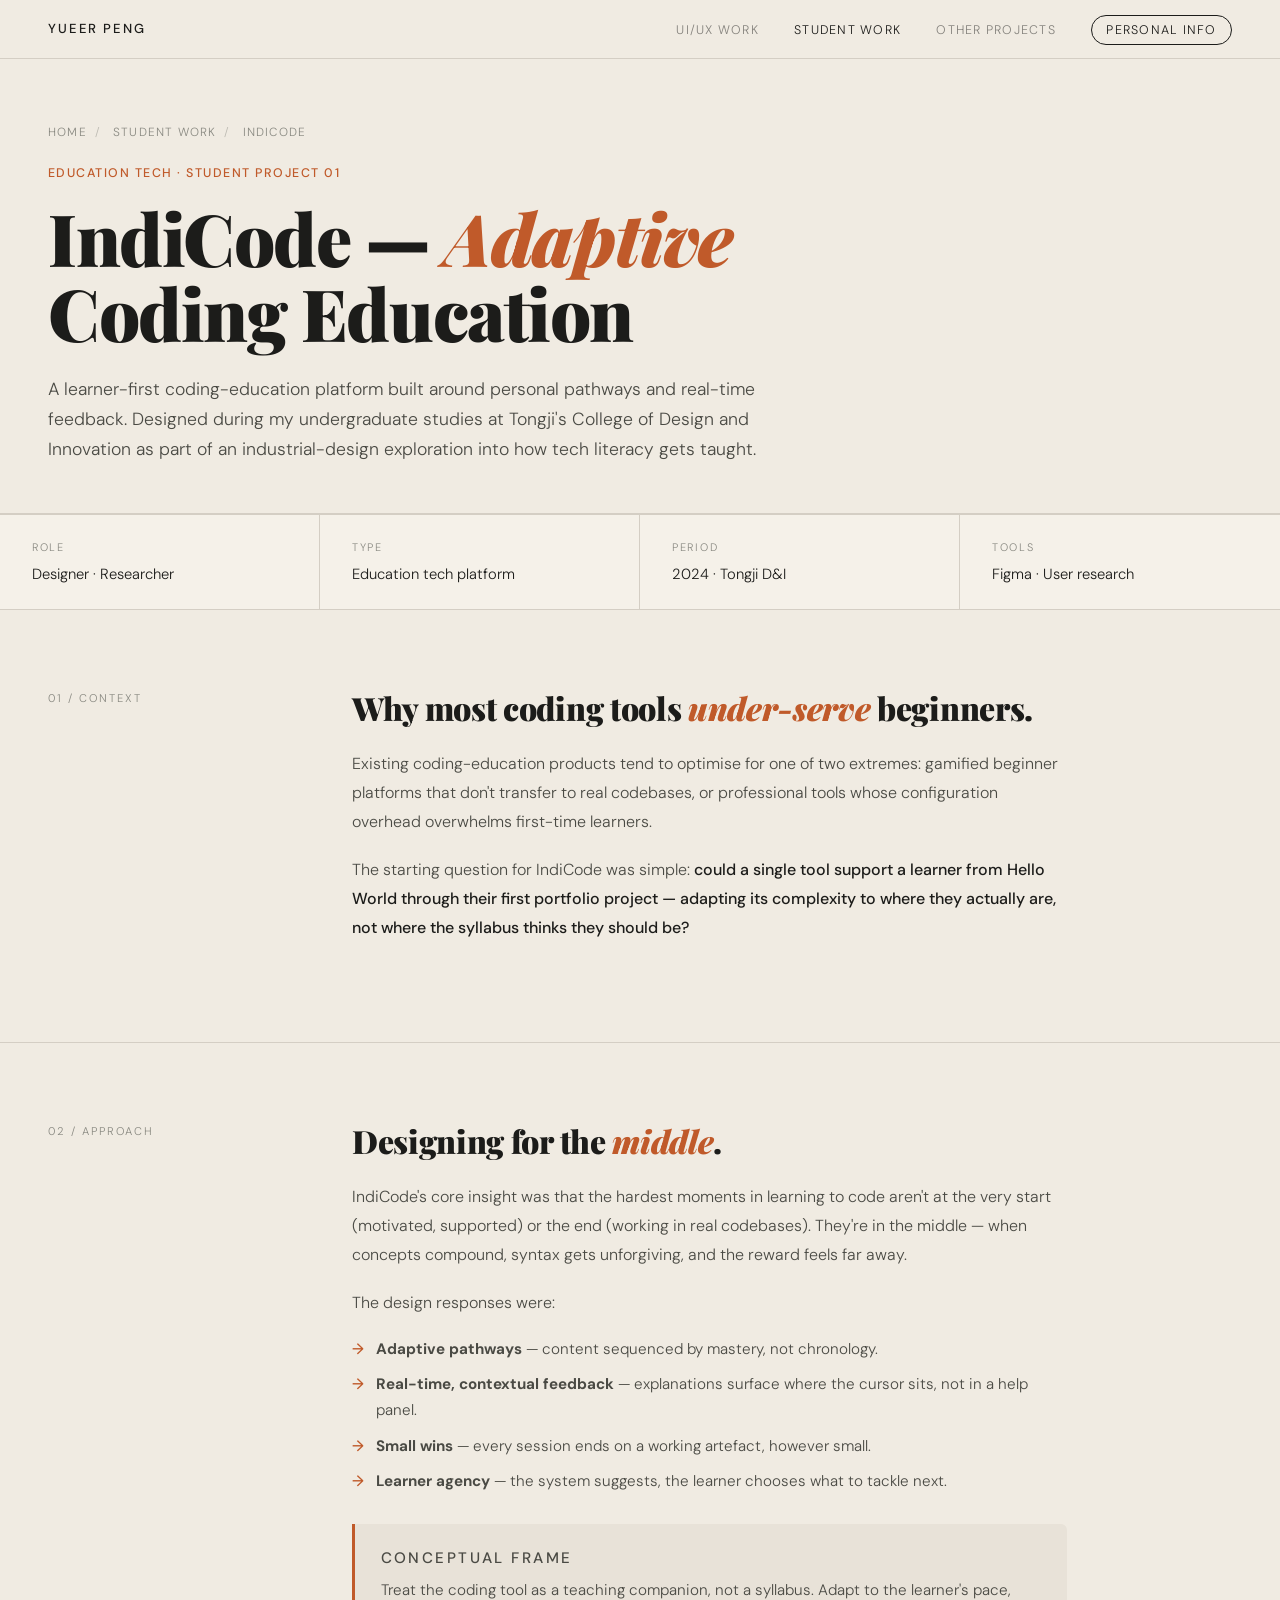
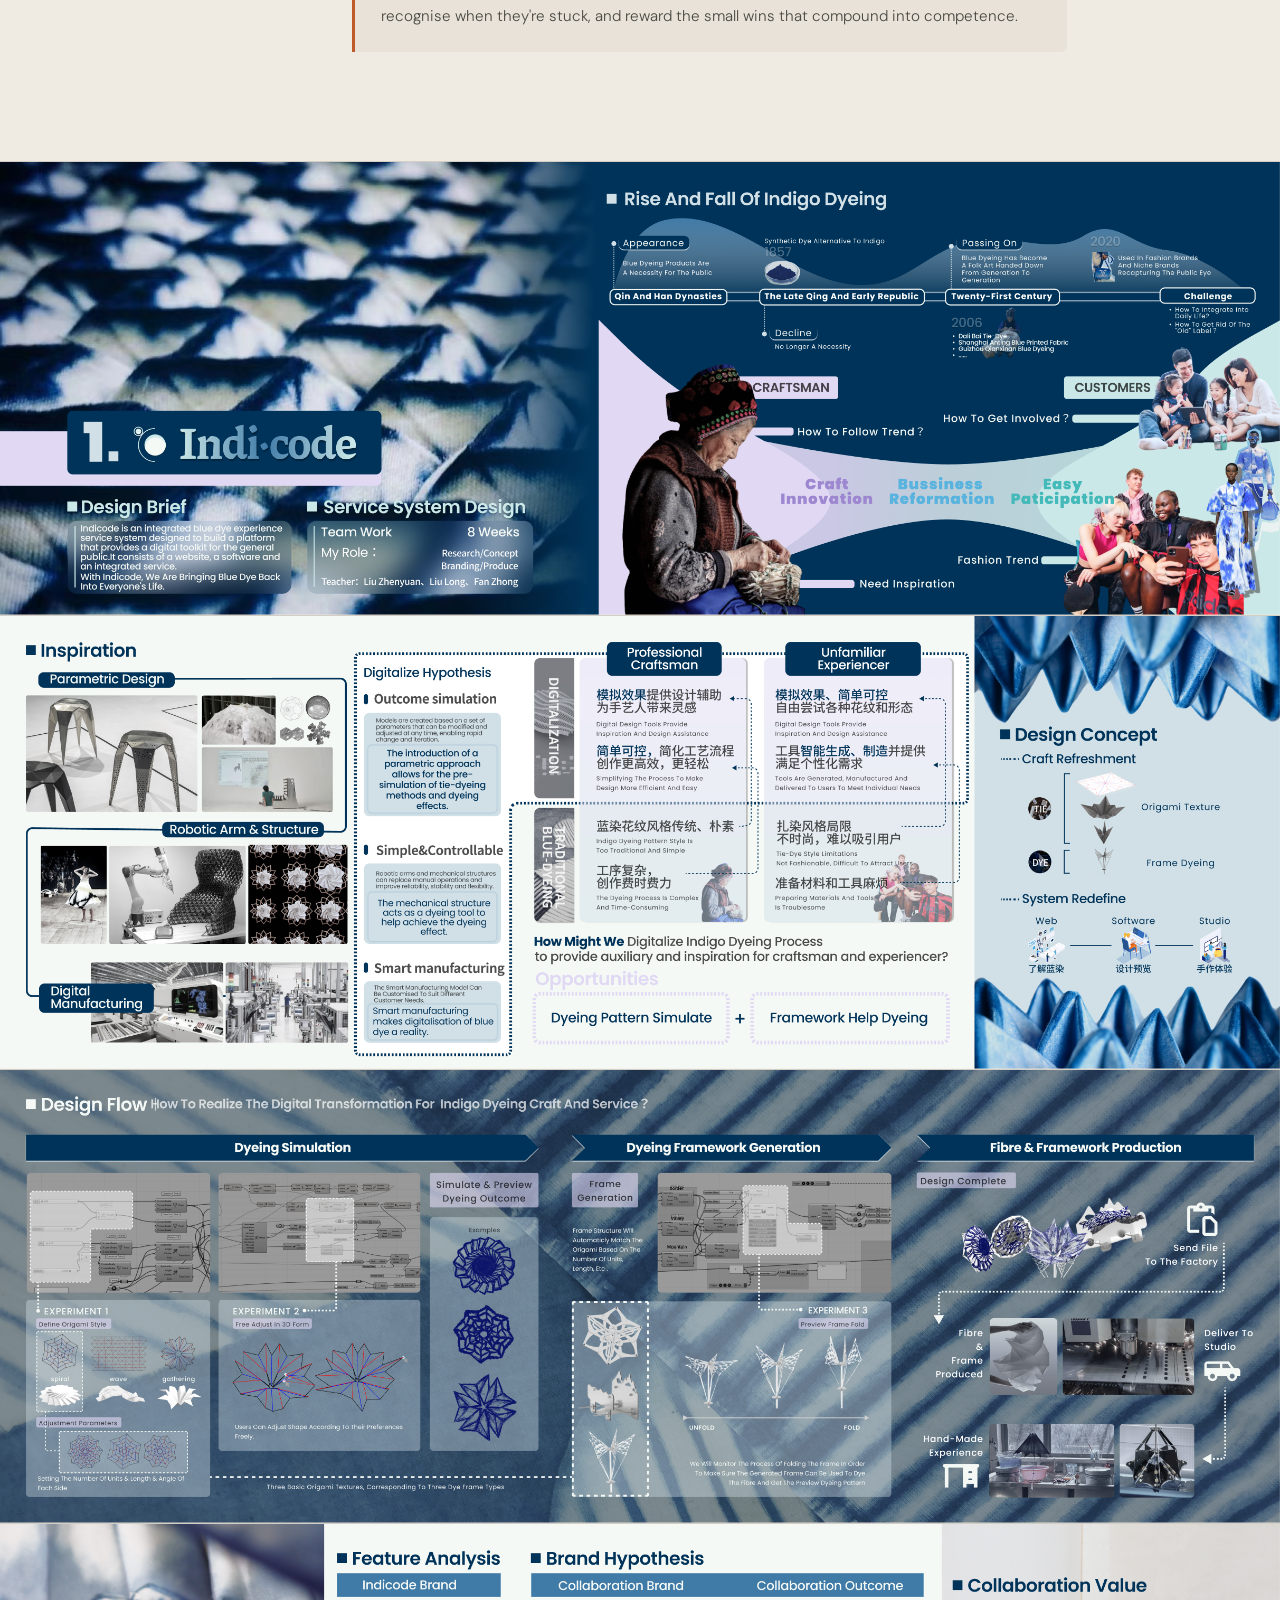
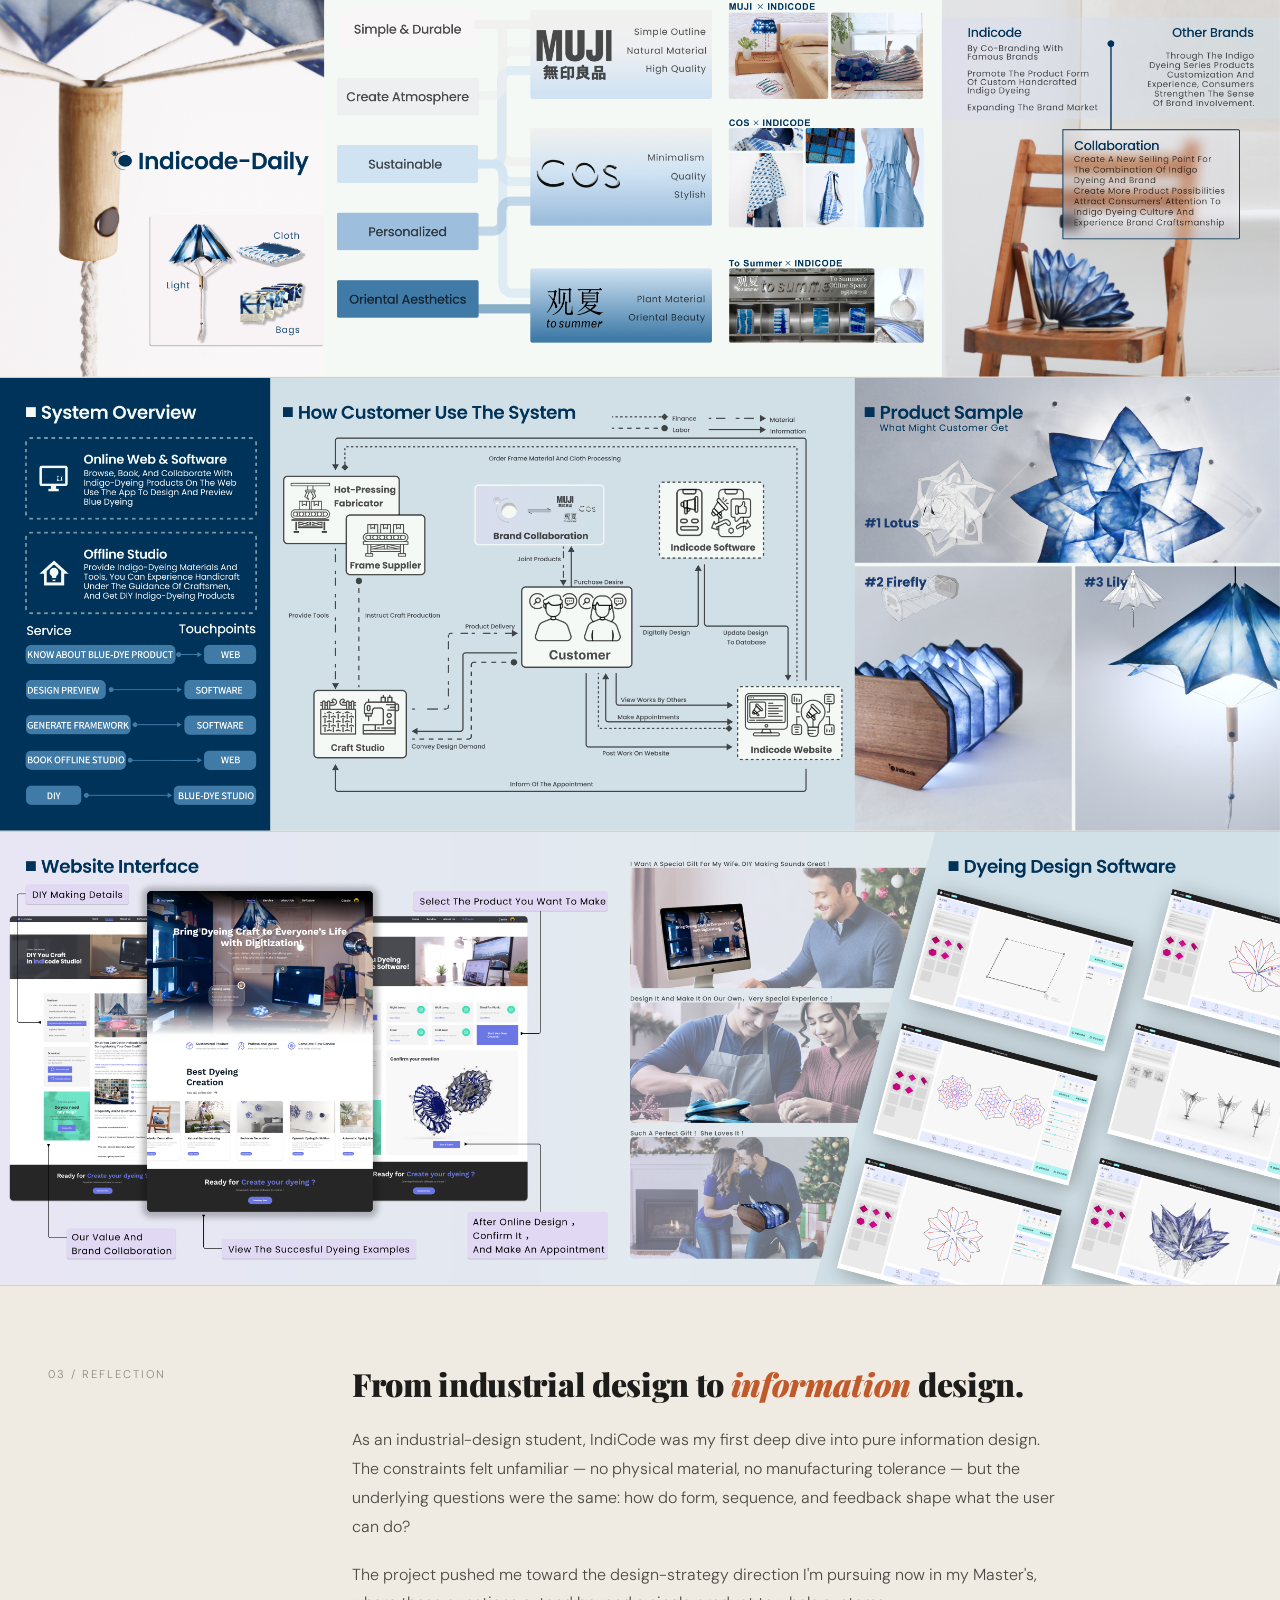
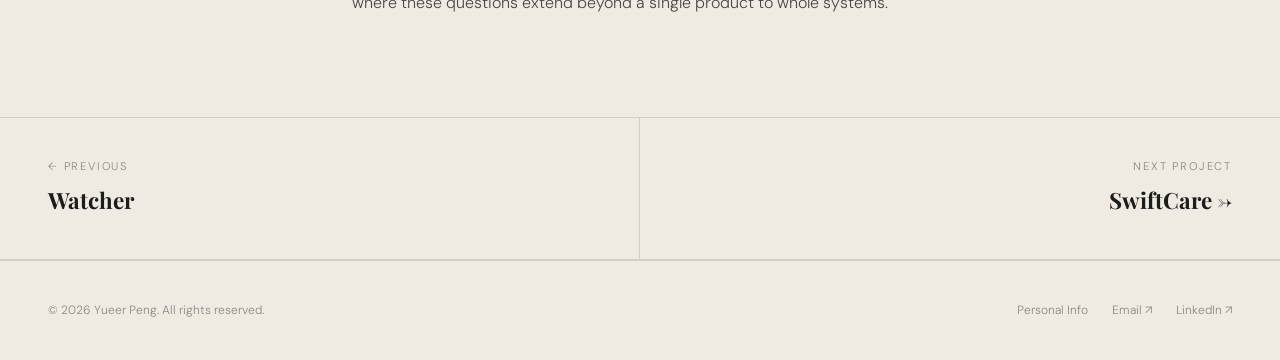
<file: indicode.html>
<!DOCTYPE html>
<html lang="en">
<head>
  <meta charset="UTF-8" />
  <meta name="viewport" content="width=device-width, initial-scale=1.0" />
  <title>IndiCode — Yueer Peng</title>
  <link rel="preconnect" href="https://fonts.googleapis.com" />
  <link rel="preconnect" href="https://fonts.gstatic.com" crossorigin />
  <link href="https://fonts.googleapis.com/css2?family=Playfair+Display:ital,wght@0,700;0,900;1,900&family=DM+Sans:wght@300;400;500&family=Poppins:wght@200;400;800&display=swap" rel="stylesheet" />
  
  <style>
    /* =========================================================
       Yueer Peng — Portfolio
       Shared stylesheet for all pages
       ========================================================= */

    *, *::before, *::after { box-sizing: border-box; margin: 0; padding: 0; }

    :root {
      --cream: #f0ebe2;
      --cream-soft: #f5f1e9;
      --cream-dark: #e8e2d8;
      --ink: #1c1c1a;
      --ink-mid: #4a4a44;
      --ink-muted: #888880;
      --accent: #c05a2a;
      --accent-soft: #e8d5c8;
      --border: #d4cec4;
      --border-soft: #e0dad0;
      --card: #e8e2d8;
    }

    html { scroll-behavior: smooth; }

    body {
      background: var(--cream);
      color: var(--ink);
      font-family: 'DM Sans', sans-serif;
      font-weight: 300;
      line-height: 1.6;
      overflow-x: hidden;
    }

    /* =========================================================
       NAVIGATION
       ========================================================= */
    nav.site-nav {
      position: sticky; top: 0; z-index: 100;
      display: flex; justify-content: space-between; align-items: center;
      padding: 1rem 3rem;
      border-bottom: 1px solid var(--border);
      background: var(--cream);
    }
    .nav-logo {
      font-weight: 500; font-size: 0.82rem;
      letter-spacing: 0.14em; text-transform: uppercase;
      text-decoration: none; color: var(--ink);
      transition: opacity 0.2s;
    }
    .nav-logo:hover { opacity: 0.65; }
    .site-nav ul { list-style: none; display: flex; gap: 2.2rem; align-items: center; }
    .site-nav ul a {
      text-decoration: none; color: var(--ink);
      font-size: 0.78rem; letter-spacing: 0.1em;
      text-transform: uppercase; opacity: 0.5;
      transition: opacity 0.2s;
    }
    .site-nav ul a:hover { opacity: 1; }
    .site-nav ul a.active { opacity: 1; }
    .nav-cta {
      font-size: 0.78rem !important; opacity: 1 !important;
      border: 1.5px solid var(--ink);
      border-radius: 99px;
      padding: 0.35rem 0.9rem;
      transition: background 0.2s, color 0.2s;
    }
    .nav-cta:hover { background: var(--ink); color: var(--cream); }

    /* =========================================================
       COMMON
       ========================================================= */
    .pill {
      display: inline-block;
      border: 1.5px solid var(--ink);
      border-radius: 99px;
      padding: 0.38rem 0.95rem;
      font-size: 0.75rem; letter-spacing: 0.04em;
      transition: background 0.2s, color 0.2s;
    }
    .pill:hover { background: var(--ink); color: var(--cream); }

    .btn {
      display: inline-flex; align-items: center; gap: 0.35rem;
      padding: 0.5rem 1.1rem;
      border: 1.5px solid var(--ink); border-radius: 99px;
      font-size: 0.74rem; letter-spacing: 0.06em;
      text-decoration: none; color: var(--ink);
      background: transparent;
      transition: background 0.2s, color 0.2s;
      cursor: pointer;
    }
    .btn:hover { background: var(--ink); color: var(--cream); }
    .btn.filled { background: var(--ink); color: var(--cream); }
    .btn.filled:hover { background: transparent; color: var(--ink); }

    /* =========================================================
       PROJECT CASE STUDY PAGES
       ========================================================= */
    .project-page-hero {
      padding: 4rem 3rem 3rem;
      border-bottom: 1px solid var(--border);
    }
    .breadcrumb {
      font-size: 0.74rem; letter-spacing: 0.1em;
      text-transform: uppercase; color: var(--ink-muted);
      margin-bottom: 1.4rem;
    }
    .breadcrumb a {
      color: var(--ink-muted); text-decoration: none;
      transition: color 0.2s;
    }
    .breadcrumb a:hover { color: var(--ink); }
    .breadcrumb .sep { margin: 0 0.5rem; opacity: 0.5; }

    .project-tagline {
      font-size: 0.78rem; letter-spacing: 0.12em;
      text-transform: uppercase; color: var(--accent);
      margin-bottom: 1rem; font-weight: 500;
    }
    .project-page-title {
      font-family: 'Playfair Display', serif;
      font-size: clamp(2.5rem, 6vw, 4.5rem);
      font-weight: 900; line-height: 1.05;
      letter-spacing: -0.02em; max-width: 18ch;
      margin-bottom: 1.5rem;
    }
    .project-page-title em { font-style: italic; color: var(--accent); }
    .project-brief {
      font-size: 1.1rem; line-height: 1.7;
      color: var(--ink-mid); max-width: 60ch;
    }

    .project-meta {
      display: grid;
      grid-template-columns: repeat(4, 1fr);
      border-top: 1px solid var(--border);
      border-bottom: 1px solid var(--border);
      background: var(--cream-soft);
    }
    .meta-item {
      padding: 1.5rem 2rem;
      border-right: 1px solid var(--border);
    }
    .meta-item:last-child { border-right: none; }
    .meta-label {
      font-size: 0.68rem; letter-spacing: 0.16em;
      text-transform: uppercase; color: var(--ink-muted);
      margin-bottom: 0.4rem;
    }
    .meta-value { font-size: 0.92rem; color: var(--ink); line-height: 1.5; }

    .project-hero-image {
      margin: 0; border-bottom: 1px solid var(--border);
      background: var(--cream-dark);
    }
    .project-hero-image svg, .project-hero-image img { width: 100%; height: auto; display: block; }

    .project-content {
      padding: 5rem 3rem;
      display: grid;
      grid-template-columns: 240px 1fr;
      gap: 4rem;
      border-bottom: 1px solid var(--border);
    }
    .project-content + .project-content { border-top: none; }
    .content-label {
      font-size: 0.7rem; letter-spacing: 0.18em;
      text-transform: uppercase; color: var(--ink-muted);
      position: sticky; top: 5rem;
      align-self: start;
    }
    .content-body { max-width: 65ch; }
    .content-body h2 {
      font-family: 'Playfair Display', serif;
      font-size: clamp(1.6rem, 2.5vw, 2.2rem);
      font-weight: 900; letter-spacing: -0.01em;
      line-height: 1.15; margin-bottom: 1.5rem;
    }
    .content-body h2 em { font-style: italic; color: var(--accent); }
    .content-body p {
      font-size: 1rem; line-height: 1.8;
      color: var(--ink-mid); margin-bottom: 1.2rem;
    }
    .content-body p strong { color: var(--ink); font-weight: 500; }
    .content-body ul { list-style: none; margin: 1rem 0 1.5rem; }
    .content-body ul li {
      font-size: 0.95rem; line-height: 1.7;
      color: var(--ink-mid); padding-left: 1.5rem;
      position: relative; margin-bottom: 0.6rem;
    }
    .content-body ul li::before {
      content: '→'; position: absolute; left: 0;
      color: var(--accent); font-weight: 500;
    }

    .callout-box {
      background: var(--cream-dark);
      border-left: 3px solid var(--accent);
      padding: 1.4rem 1.6rem;
      margin: 1.8rem 0;
      border-radius: 0 6px 6px 0;
    }
    .callout-box p {
      font-size: 0.95rem; line-height: 1.7;
      color: var(--ink-mid); margin-bottom: 0.4rem;
    }
    .callout-box p:last-child { margin-bottom: 0; }
    .callout-label {
      font-size: 0.7rem; letter-spacing: 0.16em;
      text-transform: uppercase; color: var(--accent);
      margin-bottom: 0.5rem; font-weight: 500;
    }

    /* Prev / Next nav */
    .project-pagination {
      display: grid; grid-template-columns: 1fr 1fr;
      border-bottom: 1px solid var(--border);
    }
    .pagination-link {
      padding: 2.5rem 3rem;
      text-decoration: none; color: var(--ink);
      border-right: 1px solid var(--border);
      transition: background 0.3s;
      display: block;
    }
    .pagination-link:last-child { border-right: none; text-align: right; }
    .pagination-link:hover { background: var(--cream-dark); }
    .pagination-link .pagination-label {
      font-size: 0.7rem; letter-spacing: 0.16em;
      text-transform: uppercase; color: var(--ink-muted);
      margin-bottom: 0.4rem;
    }
    .pagination-link .pagination-title {
      font-family: 'Playfair Display', serif;
      font-size: 1.4rem; font-weight: 700;
    }

    /* Footer */
    footer.site-footer {
      padding: 2.5rem 3rem;
      display: flex; justify-content: space-between; align-items: center;
      border-top: 1px solid var(--border);
    }
    .footer-copy { font-size: 0.75rem; color: var(--ink-muted); }
    .footer-links { display: flex; gap: 1.5rem; }
    .footer-links a {
      font-size: 0.75rem; color: var(--ink-muted);
      text-decoration: none; transition: color 0.2s;
    }
    .footer-links a:hover { color: var(--ink); }

    /* Custom Image Gallery Styles added by User */
    .image-gallery {
      padding: 0;
      border-bottom: 1px solid var(--border);
    }
    .image-gallery-item {
      border-bottom: 1px solid var(--border);
    }
    .image-gallery-item:last-child {
      border-bottom: none;
    }
    .image-gallery-item img {
      width: 100%;
      height: auto;
      display: block;
    }

    @media (max-width: 820px) {
      nav.site-nav { padding: 1rem 1.5rem; }
      .project-page-hero { padding: 2.5rem 1.5rem 2rem; }
      .project-meta { grid-template-columns: 1fr 1fr; }
      .meta-item { padding: 1.2rem 1.5rem; border-right: 1px solid var(--border); }
      .meta-item:nth-child(2), .meta-item:nth-child(4) { border-right: none; }
      .meta-item:nth-child(1), .meta-item:nth-child(2) { border-bottom: 1px solid var(--border); }
      .project-content { padding: 3rem 1.5rem; grid-template-columns: 1fr; gap: 1.5rem; }
      .content-label { position: static; }
      .pagination-link { padding: 2rem 1.5rem; }
      footer.site-footer { flex-direction: column; gap: 1rem; padding: 2rem 1.5rem; text-align: center; }
    }
  </style>
</head>
<body>

<nav class="site-nav">
  <a class="nav-logo" href="index.html">Yueer Peng</a>
  <ul>
    <li><a href="index.html#uxui">UI/UX Work</a></li>
    <li><a href="index.html#student" class="active">Student Work</a></li>
    <li><a href="index.html#other">Other Projects</a></li>
    <li><a class="nav-cta" href="info.html">Personal Info</a></li>
  </ul>
</nav>

<section class="project-page-hero">
  <p class="breadcrumb">
    <a href="index.html">Home</a><span class="sep">/</span>
    <a href="index.html#student">Student Work</a><span class="sep">/</span>
    IndiCode
  </p>
  <p class="project-tagline">Education Tech · Student Project 01</p>
  <h1 class="project-page-title">IndiCode — <em>Adaptive</em> Coding Education</h1>
  <p class="project-brief">
    A learner-first coding-education platform built around personal pathways and
    real-time feedback. Designed during my undergraduate studies at Tongji's College
    of Design and Innovation as part of an industrial-design exploration into how
    tech literacy gets taught.
  </p>
</section>

<div class="project-meta">
  <div class="meta-item">
    <p class="meta-label">Role</p>
    <p class="meta-value">Designer · Researcher</p>
  </div>
  <div class="meta-item">
    <p class="meta-label">Type</p>
    <p class="meta-value">Education tech platform</p>
  </div>
  <div class="meta-item">
    <p class="meta-label">Period</p>
    <p class="meta-value">2024 · Tongji D&I</p>
  </div>
  <div class="meta-item">
    <p class="meta-label">Tools</p>
    <p class="meta-value">Figma · User research</p>
  </div>
</div>

<section class="project-content">
  <p class="content-label">01 / Context</p>
  <div class="content-body">
    <h2>Why most coding tools <em>under-serve</em> beginners.</h2>
    <p>
      Existing coding-education products tend to optimise for one of two extremes:
      gamified beginner platforms that don't transfer to real codebases, or professional
      tools whose configuration overhead overwhelms first-time learners.
    </p>
    <p>
      The starting question for IndiCode was simple: <strong>could a single tool support
      a learner from Hello World through their first portfolio project — adapting its
      complexity to where they actually are, not where the syllabus thinks they should be?</strong>
    </p>
  </div>
</section>

<section class="project-content">
  <p class="content-label">02 / Approach</p>
  <div class="content-body">
    <h2>Designing for the <em>middle</em>.</h2>
    <p>
      IndiCode's core insight was that the hardest moments in learning to code aren't at the
      very start (motivated, supported) or the end (working in real codebases). They're in
      the middle — when concepts compound, syntax gets unforgiving, and the reward feels
      far away.
    </p>
    <p>
      The design responses were:
    </p>
    <ul>
      <li><strong>Adaptive pathways</strong> — content sequenced by mastery, not chronology.</li>
      <li><strong>Real-time, contextual feedback</strong> — explanations surface where the cursor sits, not in a help panel.</li>
      <li><strong>Small wins</strong> — every session ends on a working artefact, however small.</li>
      <li><strong>Learner agency</strong> — the system suggests, the learner chooses what to tackle next.</li>
    </ul>

    <div class="callout-box">
      <p class="callout-label">Conceptual frame</p>
      <p>Treat the coding tool as a teaching companion, not a syllabus. Adapt to the learner's pace, recognise when they're stuck, and reward the small wins that compound into competence.</p>
    </div>
  </div>
</section>

<div class="image-gallery">
  <div class="image-gallery-item">
    <img src="images/indicode-1.png" alt="IndiCode project board 1" />
  </div>
  <div class="image-gallery-item">
    <img src="images/indicode-2.png" alt="IndiCode project board 2" />
  </div>
  <div class="image-gallery-item">
    <img src="images/indicode-3.png" alt="IndiCode project board 3" />
  </div>
  <div class="image-gallery-item">
    <img src="images/indicode-4.png" alt="IndiCode project board 4" />
  </div>
  <div class="image-gallery-item">
    <img src="images/indicode-5.png" alt="IndiCode project board 5" />
  </div>
  <div class="image-gallery-item">
    <img src="images/indicode-6.png" alt="IndiCode project board 6" />
  </div>
</div>

<section class="project-content">
  <p class="content-label">03 / Reflection</p>
  <div class="content-body">
    <h2>From industrial design to <em>information</em> design.</h2>
    <p>
      As an industrial-design student, IndiCode was my first deep dive into pure information
      design. The constraints felt unfamiliar — no physical material, no manufacturing
      tolerance — but the underlying questions were the same: how do form, sequence, and
      feedback shape what the user can do?
    </p>
    <p>
      The project pushed me toward the design-strategy direction I'm pursuing now in my
      Master's, where these questions extend beyond a single product to whole systems.
    </p>
  </div>
</section>

<nav class="project-pagination">
  <a class="pagination-link" href="watcher.html">
    <p class="pagination-label">← Previous</p>
    <p class="pagination-title">Watcher</p>
  </a>
  <a class="pagination-link" href="swiftcare.html">
    <p class="pagination-label">Next project</p>
    <p class="pagination-title">SwiftCare →</p>
  </a>
</nav>

<footer class="site-footer">
  <span class="footer-copy">© 2026 Yueer Peng. All rights reserved.</span>
  <div class="footer-links">
    <a href="info.html">Personal Info</a>
    <a href="mailto:2434063@tongji.edu.cn">Email ↗</a>
    <a href="https://www.linkedin.com" target="_blank">LinkedIn ↗</a>
  </div>
</footer>

</body>
</html>
</file>
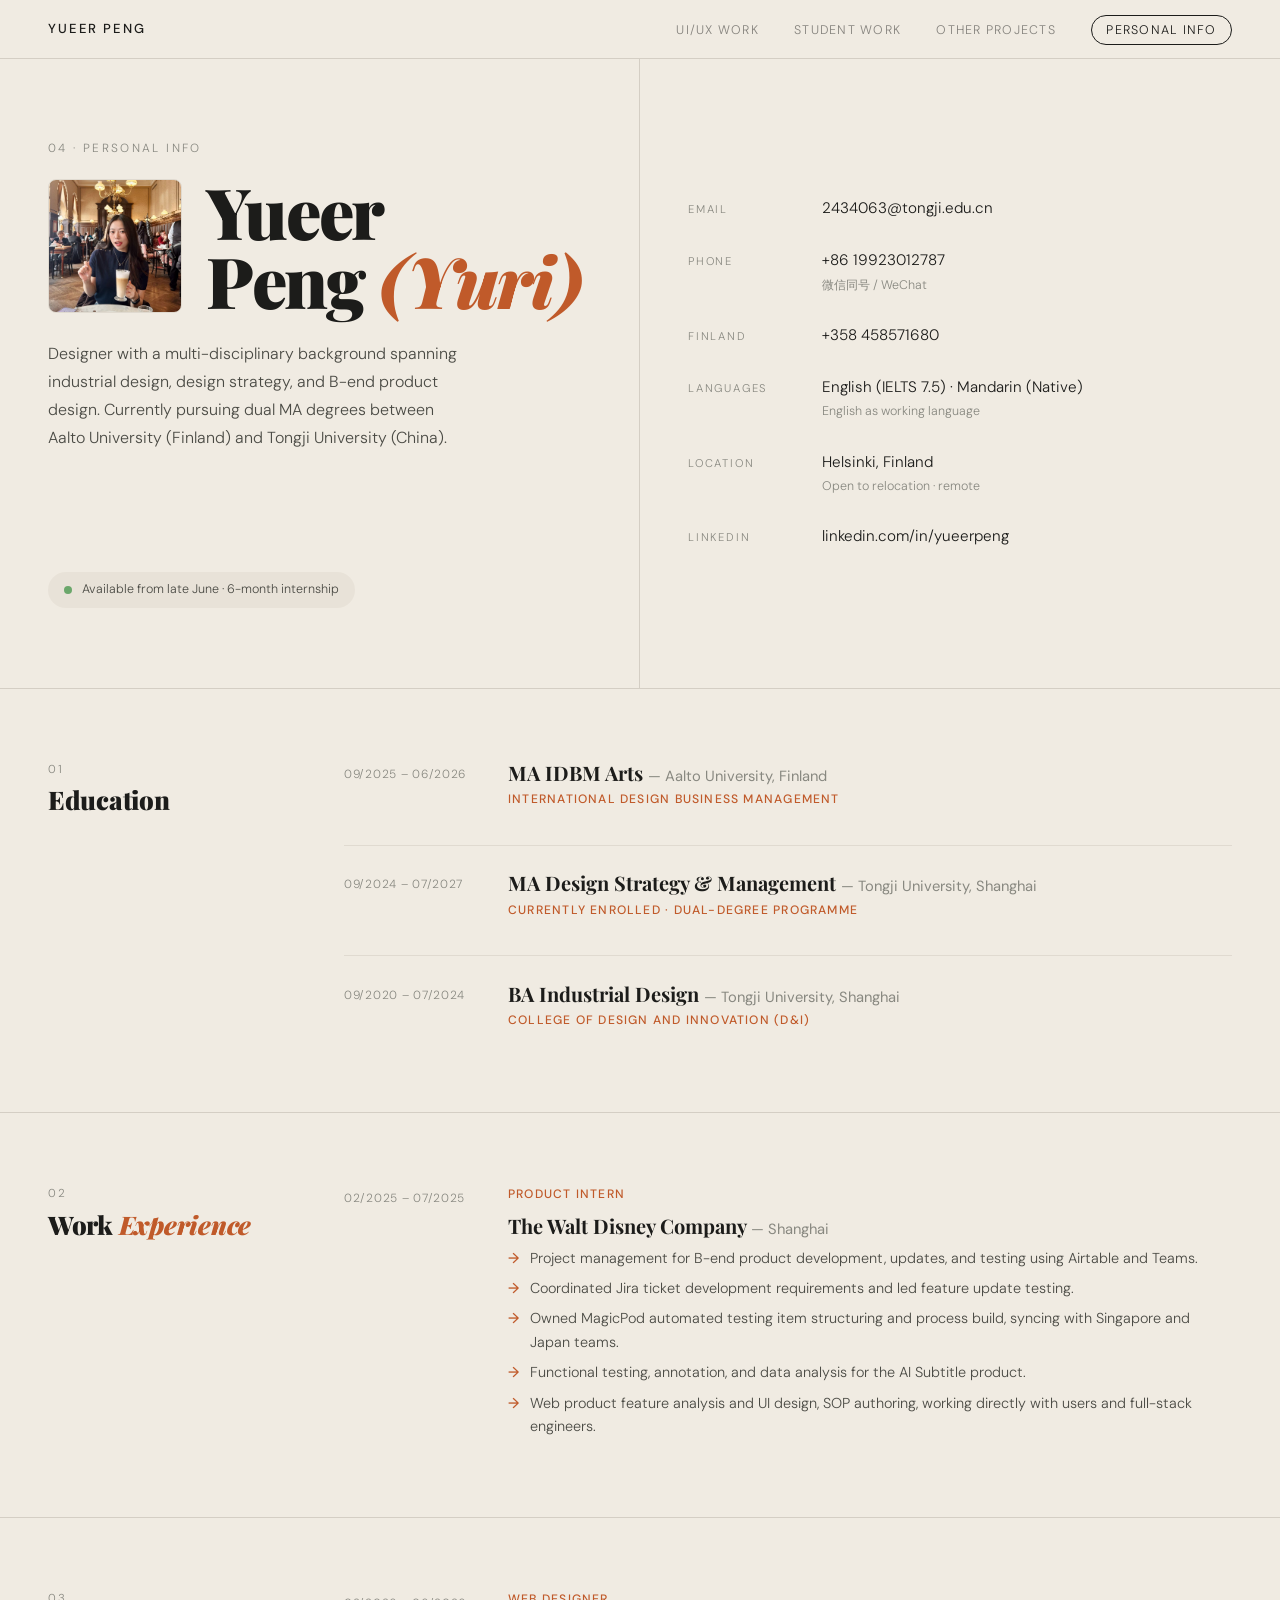
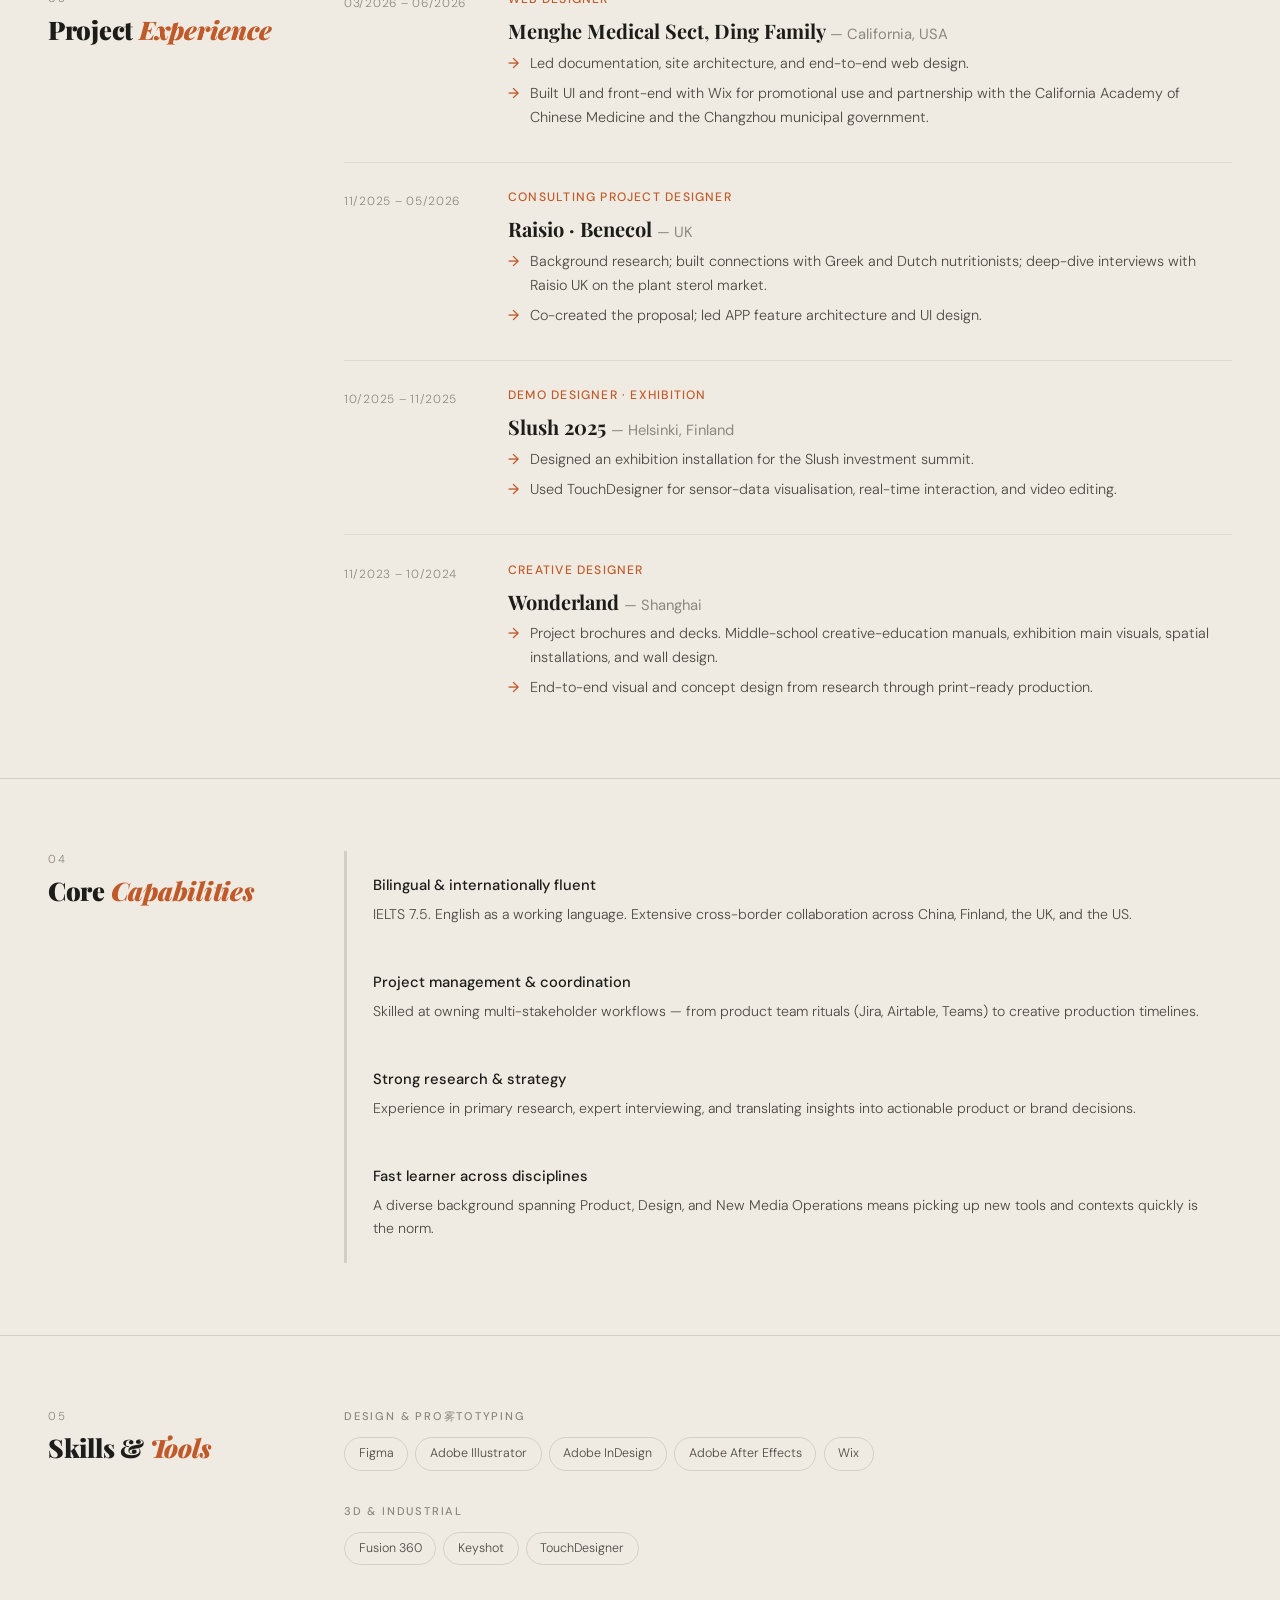
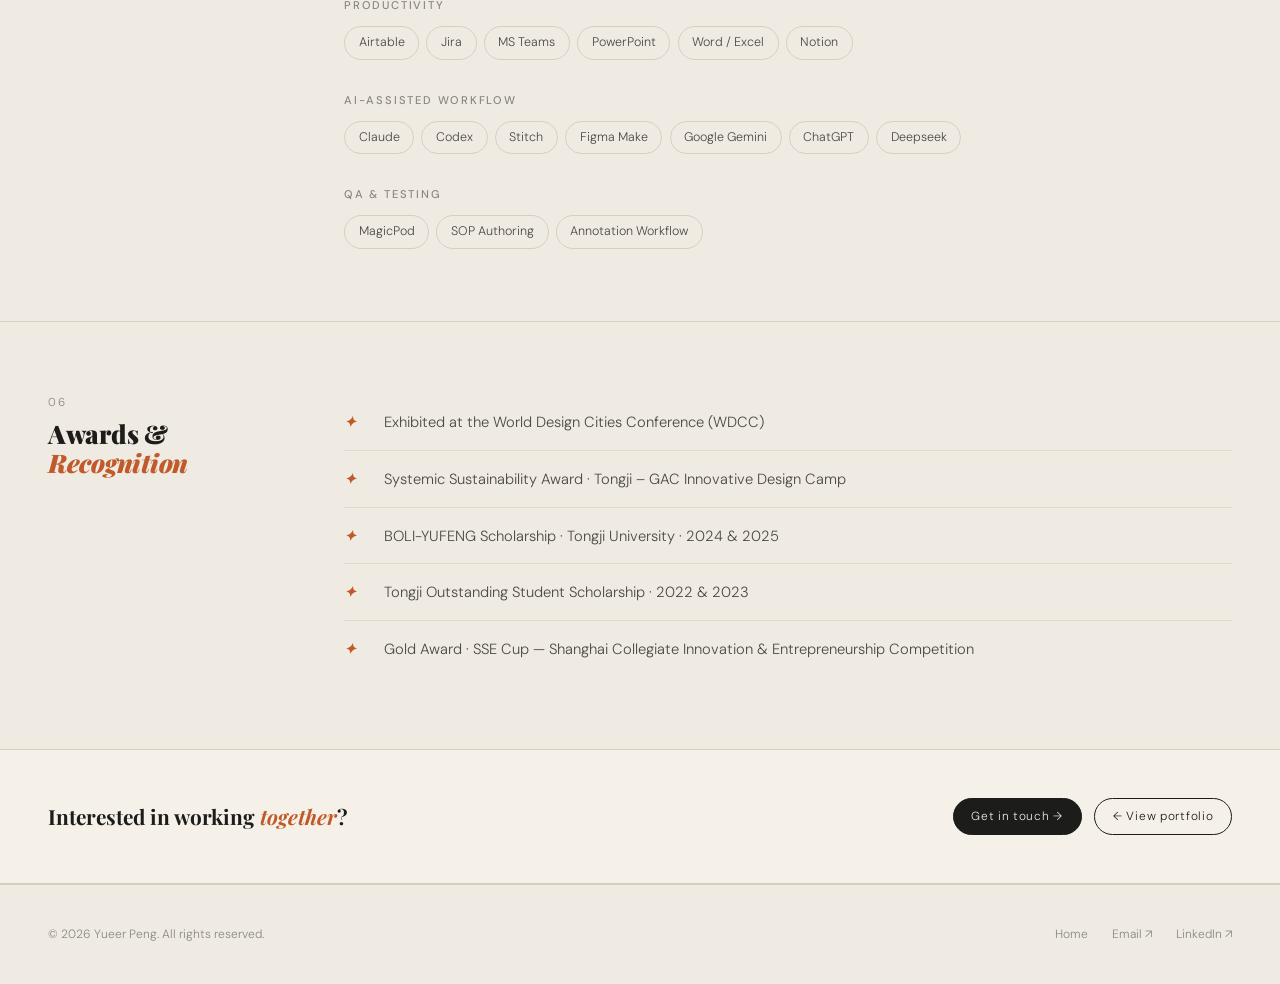
<file: info.html>
<!DOCTYPE html>
<html lang="en">
<head>
  <meta charset="UTF-8" />
  <meta name="viewport" content="width=device-width, initial-scale=1.0" />
  <title>Personal Info — Yueer Peng</title>
  <link rel="preconnect" href="https://fonts.googleapis.com" />
  <link rel="preconnect" href="https://fonts.gstatic.com" crossorigin />
  <link href="https://fonts.googleapis.com/css2?family=Playfair+Display:ital,wght@0,400;0,700;0,900;1,400;1,700;1,900&family=DM+Sans:wght@300;400;500&display=swap" rel="stylesheet" />
  <style>
/* =========================================================
   SHARED STYLES (inlined)
   ========================================================= */
*, *::before, *::after { box-sizing: border-box; margin: 0; padding: 0; }

:root {
  --cream: #f0ebe2;
  --cream-soft: #f5f1e9;
  --cream-dark: #e8e2d8;
  --ink: #1c1c1a;
  --ink-mid: #4a4a44;
  --ink-muted: #888880;
  --accent: #c05a2a;
  --accent-soft: #e8d5c8;
  --border: #d4cec4;
  --border-soft: #e0dad0;
  --card: #e8e2d8;
}

html { scroll-behavior: smooth; }

body {
  background: var(--cream);
  color: var(--ink);
  font-family: 'DM Sans', sans-serif;
  font-weight: 300;
  line-height: 1.6;
  overflow-x: hidden;
}

nav.site-nav {
  position: sticky; top: 0; z-index: 100;
  display: flex; justify-content: space-between; align-items: center;
  padding: 1rem 3rem;
  border-bottom: 1px solid var(--border);
  background: var(--cream);
  animation: fadeDown 0.6s ease both;
}
.nav-logo {
  font-weight: 500; font-size: 0.82rem;
  letter-spacing: 0.14em; text-transform: uppercase;
  text-decoration: none; color: var(--ink);
  transition: opacity 0.2s;
}
.nav-logo:hover { opacity: 0.65; }
.site-nav ul { list-style: none; display: flex; gap: 2.2rem; align-items: center; }
.site-nav ul a {
  text-decoration: none; color: var(--ink);
  font-size: 0.78rem; letter-spacing: 0.1em;
  text-transform: uppercase; opacity: 0.5;
  transition: opacity 0.2s;
}
.site-nav ul a:hover { opacity: 1; }
.site-nav ul a.active { opacity: 1; }
.nav-cta {
  font-size: 0.78rem !important; opacity: 1 !important;
  border: 1.5px solid var(--ink);
  border-radius: 99px;
  padding: 0.35rem 0.9rem;
  transition: background 0.2s, color 0.2s;
}
.nav-cta:hover { background: var(--ink); color: var(--cream); }

.btn {
  display: inline-flex; align-items: center; gap: 0.35rem;
  padding: 0.5rem 1.1rem;
  border: 1.5px solid var(--ink); border-radius: 99px;
  font-size: 0.74rem; letter-spacing: 0.06em;
  text-decoration: none; color: var(--ink);
  background: transparent;
  transition: background 0.2s, color 0.2s;
  cursor: pointer; font-family: 'DM Sans', sans-serif;
}
.btn:hover { background: var(--ink); color: var(--cream); }
.btn.filled { background: var(--ink); color: var(--cream); }
.btn.filled:hover { background: transparent; color: var(--ink); }

footer.site-footer {
  padding: 2.5rem 3rem;
  display: flex; justify-content: space-between; align-items: center;
  border-top: 1px solid var(--border);
}
.footer-copy { font-size: 0.75rem; color: var(--ink-muted); }
.footer-links { display: flex; gap: 1.5rem; }
.footer-links a {
  font-size: 0.75rem; color: var(--ink-muted);
  text-decoration: none; transition: color 0.2s;
}
.footer-links a:hover { color: var(--ink); }

@keyframes fadeUp {
  from { opacity: 0; transform: translateY(24px); }
  to   { opacity: 1; transform: translateY(0); }
}
@keyframes fadeDown {
  from { opacity: 0; transform: translateY(-10px); }
  to   { opacity: 1; transform: translateY(0); }
}
@keyframes pulse {
  0%, 100% { opacity: 1; }
  50% { opacity: 0.35; }
}

/* =========================================================
   INFO HERO
   ========================================================= */
.info-hero {
  display: grid; grid-template-columns: 1fr 1fr;
  min-height: 70vh;
  border-bottom: 1px solid var(--border);
}
.info-hero-left {
  padding: 5rem 3rem;
  border-right: 1px solid var(--border);
  display: flex; flex-direction: column;
  justify-content: space-between;
}
.info-hero-right {
  padding: 5rem 3rem;
  display: flex; flex-direction: column;
  justify-content: center;
}
.info-eyebrow {
  font-size: 0.74rem; letter-spacing: 0.2em;
  text-transform: uppercase; color: var(--ink-muted);
  margin-bottom: 1.2rem;
  animation: fadeUp 0.8s ease 0.1s both;
}

/* NAME & PROFILE PHOTO WRAPPER */
.name-wrapper {
  display: flex;
  align-items: center;
  gap: 1.5rem;
  margin-bottom: 1.6rem;
  animation: fadeUp 0.8s ease 0.15s both;
}
.profile-photo {
  /* 高度与名字两行文本的总高度严格对应 */
  width: clamp(5.8rem, 10.5vw, 10rem);
  height: clamp(5.8rem, 10.5vw, 10rem);
  object-fit: cover;
  border-radius: 8px; /* 轻微圆角，保留方形质感 */
  flex-shrink: 0;
  border: 1px solid var(--border-soft);
}
.info-name {
  font-family: 'Playfair Display', serif;
  font-size: clamp(3rem, 5.5vw, 5.2rem);
  line-height: 0.98; font-weight: 900;
  letter-spacing: -0.025em;
  margin-bottom: 0;
}
.info-name em { font-style: italic; color: var(--accent); }

.info-tagline {
  font-size: 1rem; color: var(--ink-mid);
  max-width: 38ch; line-height: 1.75;
  margin-bottom: 2rem;
  animation: fadeUp 0.8s ease 0.2s both;
}
.info-hero-cta {
  display: flex; align-items: center; gap: 1.2rem;
  animation: fadeUp 0.8s ease 0.25s both;
}
.info-availability {
  display: inline-flex; align-items: center; gap: 0.6rem;
  padding: 0.5rem 1rem; background: var(--cream-dark);
  border-radius: 99px; font-size: 0.78rem;
  color: var(--ink-mid);
}
.avail-dot {
  width: 8px; height: 8px;
  background: #6ba76b; border-radius: 50%;
  display: inline-block;
  animation: pulse 2s ease-in-out infinite;
}

.contact-grid {
  display: grid; gap: 0.35rem;
  animation: fadeUp 0.8s ease 0.2s both;
}
.contact-row {
  display: grid; grid-template-columns: 110px 1fr;
  gap: 1.5rem; align-items: baseline;
  padding: 0.65rem 0;
  border-bottom: 1px solid transparent;
  transition: border-color 0.25s;
}
.contact-row:hover { border-bottom-color: var(--border-soft); }
.contact-label {
  font-size: 0.7rem; letter-spacing: 0.16em;
  text-transform: uppercase; color: var(--ink-muted);
}
.contact-value { font-size: 0.95rem; color: var(--ink); }
.contact-value a {
  color: var(--ink); text-decoration: none;
  border-bottom: 1px solid transparent;
  transition: border-color 0.2s;
}
.contact-value a:hover { border-bottom-color: var(--accent); }
.contact-value .small {
  display: block; font-size: 0.78rem;
  color: var(--ink-muted); margin-top: 0.2rem;
}

/* =========================================================
   INFO SECTIONS
   ========================================================= */
.info-section {
  padding: 4.5rem 3rem;
  border-bottom: 1px solid var(--border);
  display: grid; grid-template-columns: 240px 1fr;
  gap: 3.5rem;
  opacity: 0; transform: translateY(24px);
  transition: opacity 0.7s ease, transform 0.7s ease;
}
.info-section.visible { opacity: 1; transform: translateY(0); }
.info-section-left {
  position: sticky; top: 5rem;
  align-self: start;
}
.section-num {
  font-size: 0.72rem; letter-spacing: 0.18em;
  text-transform: uppercase; color: var(--ink-muted);
  margin-bottom: 0.4rem;
}
.info-section h2 {
  font-family: 'Playfair Display', serif;
  font-size: 1.6rem; font-weight: 900;
  letter-spacing: -0.01em; line-height: 1.15;
}
.info-section h2 em { font-style: italic; color: var(--accent); }

/* =========================================================
   TIMELINE
   ========================================================= */
.timeline { display: flex; flex-direction: column; }
.timeline-entry {
  padding: 1.6rem 0;
  border-bottom: 1px solid var(--border-soft);
  display: grid; grid-template-columns: 140px 1fr;
  gap: 1.5rem;
  transition: padding-left 0.3s;
}
.timeline-entry:last-child { border-bottom: none; padding-bottom: 0; }
.timeline-entry:first-child { padding-top: 0; }
.timeline-entry:hover { padding-left: 0.5rem; }
.timeline-period {
  font-size: 0.74rem; letter-spacing: 0.06em;
  color: var(--ink-muted); padding-top: 0.25rem;
}
.timeline-content h3 {
  font-family: 'Playfair Display', serif;
  font-size: 1.25rem; font-weight: 700;
  line-height: 1.2; margin-bottom: 0.3rem;
}
.timeline-content h3 em {
  font-style: normal; color: var(--ink-muted);
  font-weight: 400; font-family: 'DM Sans', sans-serif;
  font-size: 0.92rem;
}
.timeline-content .role {
  font-size: 0.76rem; letter-spacing: 0.1em;
  text-transform: uppercase; color: var(--accent);
  margin-bottom: 0.6rem; font-weight: 500;
}
.timeline-content ul { list-style: none; margin-top: 0.5rem; }
.timeline-content ul li {
  font-size: 0.9rem; line-height: 1.65;
  color: var(--ink-mid); padding-left: 1.4rem;
  position: relative; margin-bottom: 0.4rem;
}
.timeline-content ul li::before {
  content: '→'; position: absolute; left: 0;
  color: var(--accent); font-weight: 500;
}

/* =========================================================
   CAPABILITIES
   ========================================================= */
.capability-list { display: flex; flex-direction: column; gap: 0; }
.capability-item {
  padding: 1.4rem 1.6rem;
  border-left: 3px solid var(--border);
  transition: border-color 0.3s, background 0.3s;
}
.capability-item:hover {
  border-left-color: var(--accent);
  background: var(--cream-soft);
}
.capability-item h4 {
  font-size: 0.92rem; font-weight: 500;
  margin-bottom: 0.35rem; color: var(--ink);
}
.capability-item p {
  font-size: 0.88rem; color: var(--ink-mid); line-height: 1.65;
}

/* =========================================================
   SKILLS — pill-style chips
   ========================================================= */
.chip-grid { display: flex; flex-direction: column; gap: 2rem; }
.chip-group h4 {
  font-size: 0.7rem; letter-spacing: 0.16em;
  text-transform: uppercase; color: var(--ink-muted);
  margin-bottom: 0.7rem; font-weight: 500;
}
.chip-list { display: flex; flex-wrap: wrap; gap: 0.45rem; }
.skill-chip {
  font-size: 0.78rem; padding: 0.36rem 0.85rem;
  background: transparent;
  border-radius: 99px;
  border: 1.5px solid var(--border);
  color: var(--ink-mid);
  transition: border-color 0.2s, color 0.2s, background 0.2s;
  cursor: default;
}
.skill-chip:hover {
  border-color: var(--ink);
  color: var(--ink);
  background: var(--cream-dark);
}

/* =========================================================
   AWARDS
   ========================================================= */
.awards-list { display: flex; flex-direction: column; gap: 0; }
.award-item {
  display: grid; grid-template-columns: 24px 1fr;
  gap: 1rem; align-items: baseline;
  padding: 1rem 0;
  border-bottom: 1px solid var(--border-soft);
  transition: padding-left 0.25s;
}
.award-item:last-child { border-bottom: none; }
.award-item:hover { padding-left: 0.4rem; }
.award-icon {
  font-family: 'Playfair Display', serif;
  font-size: 0.9rem; color: var(--accent);
  font-style: italic; font-weight: 700;
}
.award-text {
  font-size: 0.92rem; line-height: 1.55; color: var(--ink-mid);
}

/* =========================================================
   RESUME CTA STRIP
   ========================================================= */
.resume-strip {
  padding: 3rem 3rem;
  border-bottom: 1px solid var(--border);
  display: flex; justify-content: space-between; align-items: center;
  background: var(--cream-soft);
  opacity: 0; transform: translateY(24px);
  transition: opacity 0.7s ease, transform 0.7s ease;
}
.resume-strip.visible { opacity: 1; transform: translateY(0); }
.resume-strip-text {
  font-family: 'Playfair Display', serif;
  font-size: 1.3rem; font-weight: 700;
}
.resume-strip-text em { font-style: italic; color: var(--accent); }
.resume-strip-actions { display: flex; gap: 0.8rem; }

/* =========================================================
   RESPONSIVE
   ========================================================= */
@media (max-width: 820px) {
  nav.site-nav { padding: 1rem 1.5rem; }
  .site-nav ul { gap: 1.1rem; }
  .site-nav ul a { font-size: 0.72rem; letter-spacing: 0.08em; }
  .nav-cta { padding: 0.3rem 0.7rem; }
  footer.site-footer { flex-direction: column; gap: 1rem; padding: 2rem 1.5rem; text-align: center; }

  .info-hero { grid-template-columns: 1fr; min-height: auto; }
  .info-hero-left { border-right: none; padding: 3rem 1.5rem; }
  .info-hero-right { padding: 2.5rem 1.5rem; border-top: 1px solid var(--border); }
  .info-section { padding: 3rem 1.5rem; grid-template-columns: 1fr; gap: 1.5rem; }
  .info-section-left { position: static; }
  .timeline-entry { grid-template-columns: 1fr; gap: 0.4rem; }
  .contact-row { grid-template-columns: 1fr; gap: 0.3rem; }
  .resume-strip { flex-direction: column; gap: 1.2rem; padding: 2.5rem 1.5rem; text-align: center; }
  
  /* Mobile tweak for name wrapper */
  .name-wrapper { gap: 1rem; }
}
  </style>
</head>
<body>

<nav class="site-nav">
  <a class="nav-logo" href="index.html">Yueer Peng</a>
  <ul>
    <li><a href="index.html#uxui">UI/UX Work</a></li>
    <li><a href="index.html#student">Student Work</a></li>
    <li><a href="index.html#other">Other Projects</a></li>
    <li><a class="nav-cta active" href="info.html">Personal Info</a></li>
  </ul>
</nav>

<section class="info-hero">
  <div class="info-hero-left">
    <div>
      <p class="info-eyebrow">04 · Personal Info</p>
      
      <div class="name-wrapper">
        <img src="images/profile.png" alt="Yueer Peng" class="profile-photo" />
        <h1 class="info-name">Yueer<br>Peng <em>(Yuri)</em></h1>
      </div>

      <p class="info-tagline">
        Designer with a multi-disciplinary background spanning industrial design,
        design strategy, and B-end product design. Currently pursuing dual MA degrees
        between Aalto University (Finland) and Tongji University (China).
      </p>
    </div>
    <div class="info-hero-cta">
      <div class="info-availability">
        <span class="avail-dot"></span>
        Available from late June · 6-month internship
      </div>
    </div>
  </div>

  <div class="info-hero-right">
    <div class="contact-grid">
      <div class="contact-row">
        <span class="contact-label">Email</span>
        <span class="contact-value"><a href="mailto:2434063@tongji.edu.cn">2434063@tongji.edu.cn</a></span>
      </div>
      <div class="contact-row">
        <span class="contact-label">Phone</span>
        <span class="contact-value">
          +86 19923012787
          <span class="small">微信同号 / WeChat</span>
        </span>
      </div>
      <div class="contact-row">
        <span class="contact-label">Finland</span>
        <span class="contact-value">+358 458571680</span>
      </div>
      <div class="contact-row">
        <span class="contact-label">Languages</span>
        <span class="contact-value">
          English (IELTS 7.5) · Mandarin (Native)
          <span class="small">English as working language</span>
        </span>
      </div>
      <div class="contact-row">
        <span class="contact-label">Location</span>
        <span class="contact-value">
          Helsinki, Finland
          <span class="small">Open to relocation · remote</span>
        </span>
      </div>
      <div class="contact-row">
        <span class="contact-label">LinkedIn</span>
        <span class="contact-value"><a href="https://www.linkedin.com" target="_blank">linkedin.com/in/yueerpeng</a></span>
      </div>
    </div>
  </div>
</section>

<section class="info-section" id="education">
  <div class="info-section-left">
    <p class="section-num">01</p>
    <h2>Education</h2>
  </div>
  <div class="timeline">
    <div class="timeline-entry">
      <span class="timeline-period">09/2025 – 06/2026</span>
      <div class="timeline-content">
        <h3>MA IDBM Arts <em>— Aalto University, Finland</em></h3>
        <p class="role">International Design Business Management</p>
      </div>
    </div>
    <div class="timeline-entry">
      <span class="timeline-period">09/2024 – 07/2027</span>
      <div class="timeline-content">
        <h3>MA Design Strategy & Management <em>— Tongji University, Shanghai</em></h3>
        <p class="role">Currently enrolled · Dual-degree programme</p>
      </div>
    </div>
    <div class="timeline-entry">
      <span class="timeline-period">09/2020 – 07/2024</span>
      <div class="timeline-content">
        <h3>BA Industrial Design <em>— Tongji University, Shanghai</em></h3>
        <p class="role">College of Design and Innovation (D&amp;I)</p>
      </div>
    </div>
  </div>
</section>

<section class="info-section" id="experience">
  <div class="info-section-left">
    <p class="section-num">02</p>
    <h2>Work <em>Experience</em></h2>
  </div>
  <div class="timeline">
    <div class="timeline-entry">
      <span class="timeline-period">02/2025 – 07/2025</span>
      <div class="timeline-content">
        <p class="role">Product Intern</p>
        <h3>The Walt Disney Company <em>— Shanghai</em></h3>
        <ul>
          <li>Project management for B-end product development, updates, and testing using Airtable and Teams.</li>
          <li>Coordinated Jira ticket development requirements and led feature update testing.</li>
          <li>Owned MagicPod automated testing item structuring and process build, syncing with Singapore and Japan teams.</li>
          <li>Functional testing, annotation, and data analysis for the AI Subtitle product.</li>
          <li>Web product feature analysis and UI design, SOP authoring, working directly with users and full-stack engineers.</li>
        </ul>
      </div>
    </div>
  </div>
</section>

<section class="info-section" id="projects-experience">
  <div class="info-section-left">
    <p class="section-num">03</p>
    <h2>Project <em>Experience</em></h2>
  </div>
  <div class="timeline">
    <div class="timeline-entry">
      <span class="timeline-period">03/2026 – 06/2026</span>
      <div class="timeline-content">
        <p class="role">Web Designer</p>
        <h3>Menghe Medical Sect, Ding Family <em>— California, USA</em></h3>
        <ul>
          <li>Led documentation, site architecture, and end-to-end web design.</li>
          <li>Built UI and front-end with Wix for promotional use and partnership with the California Academy of Chinese Medicine and the Changzhou municipal government.</li>
        </ul>
      </div>
    </div>
    <div class="timeline-entry">
      <span class="timeline-period">11/2025 – 05/2026</span>
      <div class="timeline-content">
        <p class="role">Consulting Project Designer</p>
        <h3>Raisio · Benecol <em>— UK</em></h3>
        <ul>
          <li>Background research; built connections with Greek and Dutch nutritionists; deep-dive interviews with Raisio UK on the plant sterol market.</li>
          <li>Co-created the proposal; led APP feature architecture and UI design.</li>
        </ul>
      </div>
    </div>
    <div class="timeline-entry">
      <span class="timeline-period">10/2025 – 11/2025</span>
      <div class="timeline-content">
        <p class="role">Demo Designer · Exhibition</p>
        <h3>Slush 2025 <em>— Helsinki, Finland</em></h3>
        <ul>
          <li>Designed an exhibition installation for the Slush investment summit.</li>
          <li>Used TouchDesigner for sensor-data visualisation, real-time interaction, and video editing.</li>
        </ul>
      </div>
    </div>
    <div class="timeline-entry">
      <span class="timeline-period">11/2023 – 10/2024</span>
      <div class="timeline-content">
        <p class="role">Creative Designer</p>
        <h3>Wonderland <em>— Shanghai</em></h3>
        <ul>
          <li>Project brochures and decks. Middle-school creative-education manuals, exhibition main visuals, spatial installations, and wall design.</li>
          <li>End-to-end visual and concept design from research through print-ready production.</li>
        </ul>
      </div>
    </div>
  </div>
</section>

<section class="info-section" id="capabilities">
  <div class="info-section-left">
    <p class="section-num">04</p>
    <h2>Core <em>Capabilities</em></h2>
  </div>
  <div class="capability-list">
    <div class="capability-item">
      <h4>Bilingual & internationally fluent</h4>
      <p>IELTS 7.5. English as a working language. Extensive cross-border collaboration across China, Finland, the UK, and the US.</p>
    </div>
    <div class="capability-item">
      <h4>Project management & coordination</h4>
      <p>Skilled at owning multi-stakeholder workflows — from product team rituals (Jira, Airtable, Teams) to creative production timelines.</p>
    </div>
    <div class="capability-item">
      <h4>Strong research & strategy</h4>
      <p>Experience in primary research, expert interviewing, and translating insights into actionable product or brand decisions.</p>
    </div>
    <div class="capability-item">
      <h4>Fast learner across disciplines</h4>
      <p>A diverse background spanning Product, Design, and New Media Operations means picking up new tools and contexts quickly is the norm.</p>
    </div>
  </div>
</section>

<section class="info-section" id="skills">
  <div class="info-section-left">
    <p class="section-num">05</p>
    <h2>Skills & <em>Tools</em></h2>
  </div>
  <div class="chip-grid">
    <div class="chip-group">
      <h4>Design & Pro雾totyping</h4>
      <div class="chip-list">
        <span class="skill-chip">Figma</span>
        <span class="skill-chip">Adobe Illustrator</span>
        <span class="skill-chip">Adobe InDesign</span>
        <span class="skill-chip">Adobe After Effects</span>
        <span class="skill-chip">Wix</span>
      </div>
    </div>
    <div class="chip-group">
      <h4>3D & Industrial</h4>
      <div class="chip-list">
        <span class="skill-chip">Fusion 360</span>
        <span class="skill-chip">Keyshot</span>
        <span class="skill-chip">TouchDesigner</span>
      </div>
    </div>
    <div class="chip-group">
      <h4>Productivity</h4>
      <div class="chip-list">
        <span class="skill-chip">Airtable</span>
        <span class="skill-chip">Jira</span>
        <span class="skill-chip">MS Teams</span>
        <span class="skill-chip">PowerPoint</span>
        <span class="skill-chip">Word / Excel</span>
        <span class="skill-chip">Notion</span>
      </div>
    </div>
    <div class="chip-group">
      <h4>AI-assisted Workflow</h4>
      <div class="chip-list">
        <span class="skill-chip">Claude</span>
        <span class="skill-chip">Codex</span>
        <span class="skill-chip">Stitch</span>
        <span class="skill-chip">Figma Make</span>
        <span class="skill-chip">Google Gemini</span>
        <span class="skill-chip">ChatGPT</span>
        <span class="skill-chip">Deepseek</span>
      </div>
    </div>
    <div class="chip-group">
      <h4>QA & Testing</h4>
      <div class="chip-list">
        <span class="skill-chip">MagicPod</span>
        <span class="skill-chip">SOP Authoring</span>
        <span class="skill-chip">Annotation Workflow</span>
      </div>
    </div>
  </div>
</section>

<section class="info-section" id="awards">
  <div class="info-section-left">
    <p class="section-num">06</p>
    <h2>Awards & <em>Recognition</em></h2>
  </div>
  <div class="awards-list">
    <div class="award-item">
      <span class="award-icon">✦</span>
      <span class="award-text">Exhibited at the World Design Cities Conference (WDCC)</span>
    </div>
    <div class="award-item">
      <span class="award-icon">✦</span>
      <span class="award-text">Systemic Sustainability Award · Tongji – GAC Innovative Design Camp</span>
    </div>
    <div class="award-item">
      <span class="award-icon">✦</span>
      <span class="award-text">BOLI-YUFENG Scholarship · Tongji University · 2024 & 2025</span>
    </div>
    <div class="award-item">
      <span class="award-icon">✦</span>
      <span class="award-text">Tongji Outstanding Student Scholarship · 2022 & 2023</span>
    </div>
    <div class="award-item">
      <span class="award-icon">✦</span>
      <span class="award-text">Gold Award · SSE Cup — Shanghai Collegiate Innovation & Entrepreneurship Competition</span>
    </div>
  </div>
</section>

<section class="resume-strip">
  <p class="resume-strip-text">Interested in working <em>together</em>?</p>
  <div class="resume-strip-actions">
    <a class="btn filled" href="mailto:2434063@tongji.edu.cn">Get in touch →</a>
    <a class="btn" href="index.html">← View portfolio</a>
  </div>
</section>

<footer class="site-footer">
  <span class="footer-copy">© 2026 Yueer Peng. All rights reserved.</span>
  <div class="footer-links">
    <a href="index.html">Home</a>
    <a href="mailto:2434063@tongji.edu.cn">Email ↗</a>
    <a href="https://www.linkedin.com" target="_blank">LinkedIn ↗</a>
  </div>
</footer>

<script>
(function(){
  var els = document.querySelectorAll('.info-section, .resume-strip');
  var obs = new IntersectionObserver(function(entries){
    entries.forEach(function(e){
      if(e.isIntersecting){ e.target.classList.add('visible'); }
    });
  }, { threshold: 0.08 });
  els.forEach(function(el){ obs.observe(el); });
})();
</script>

</body>
</html>
</file>
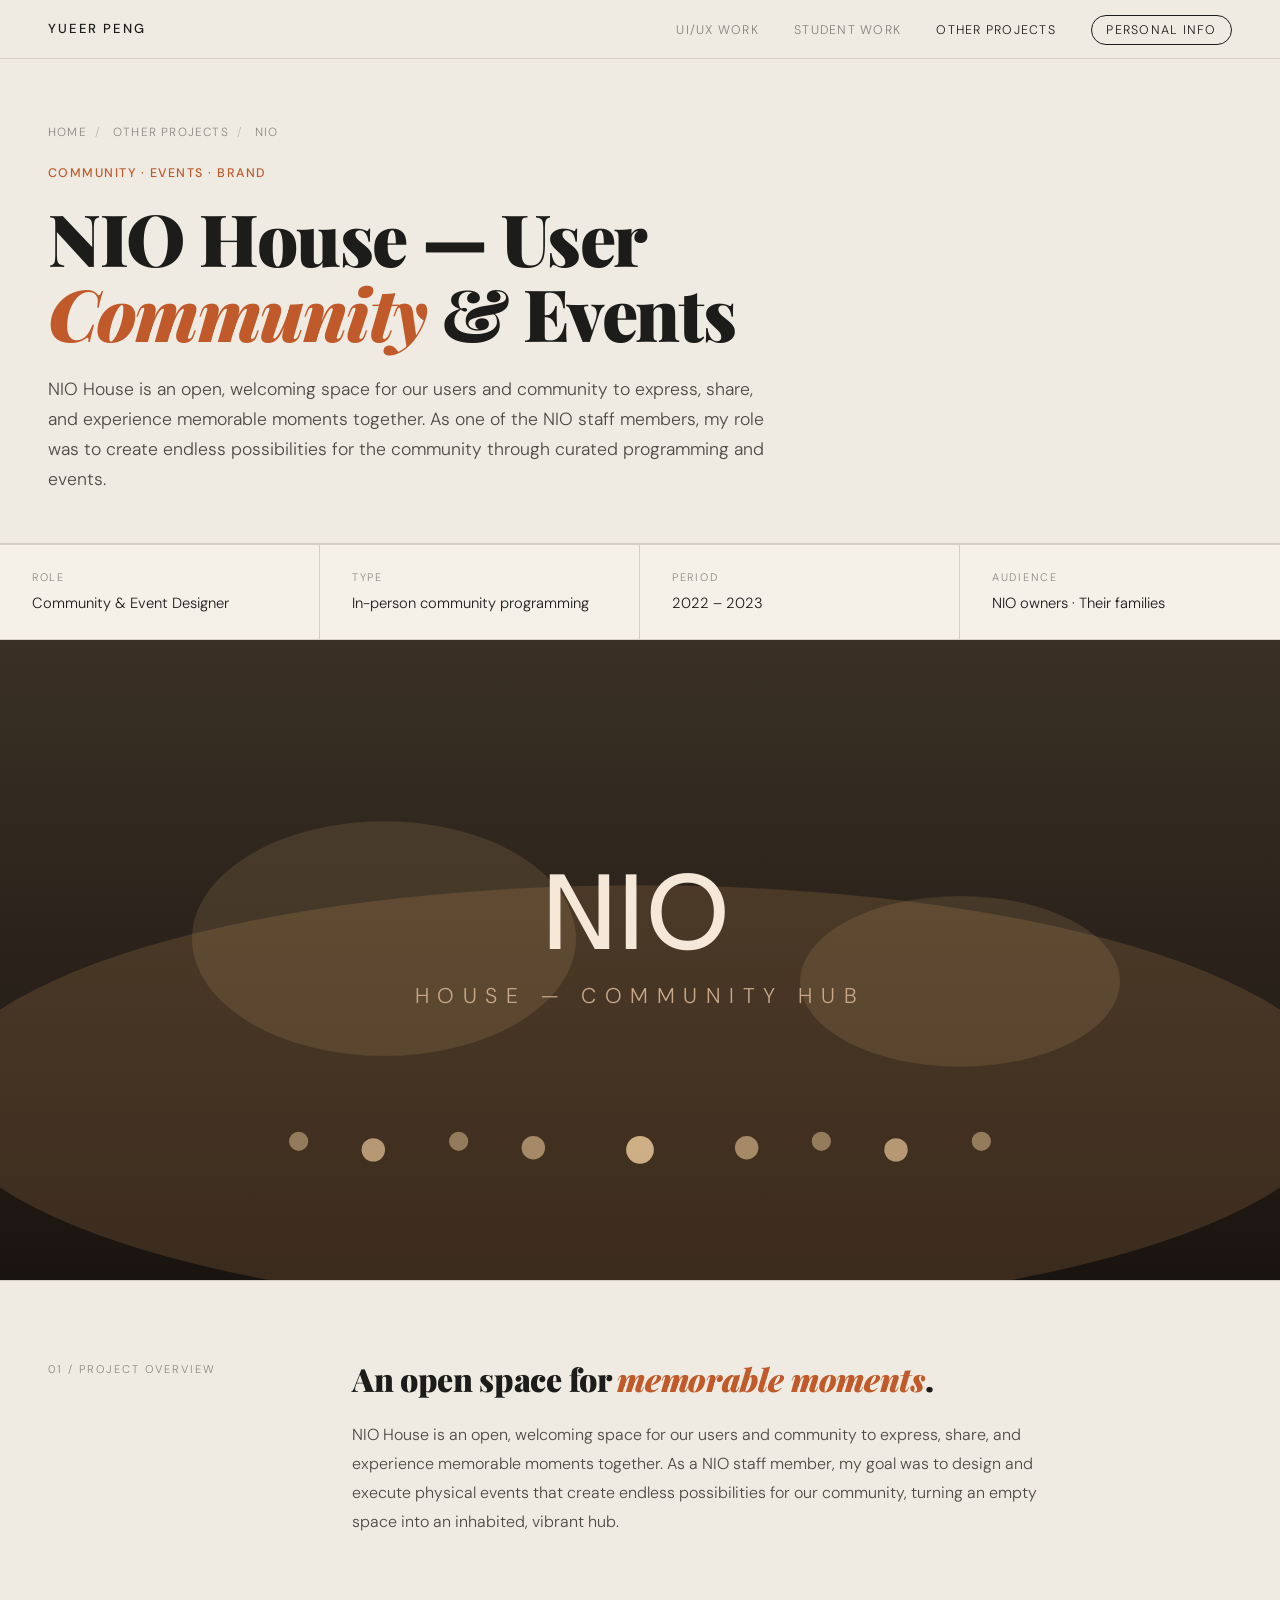
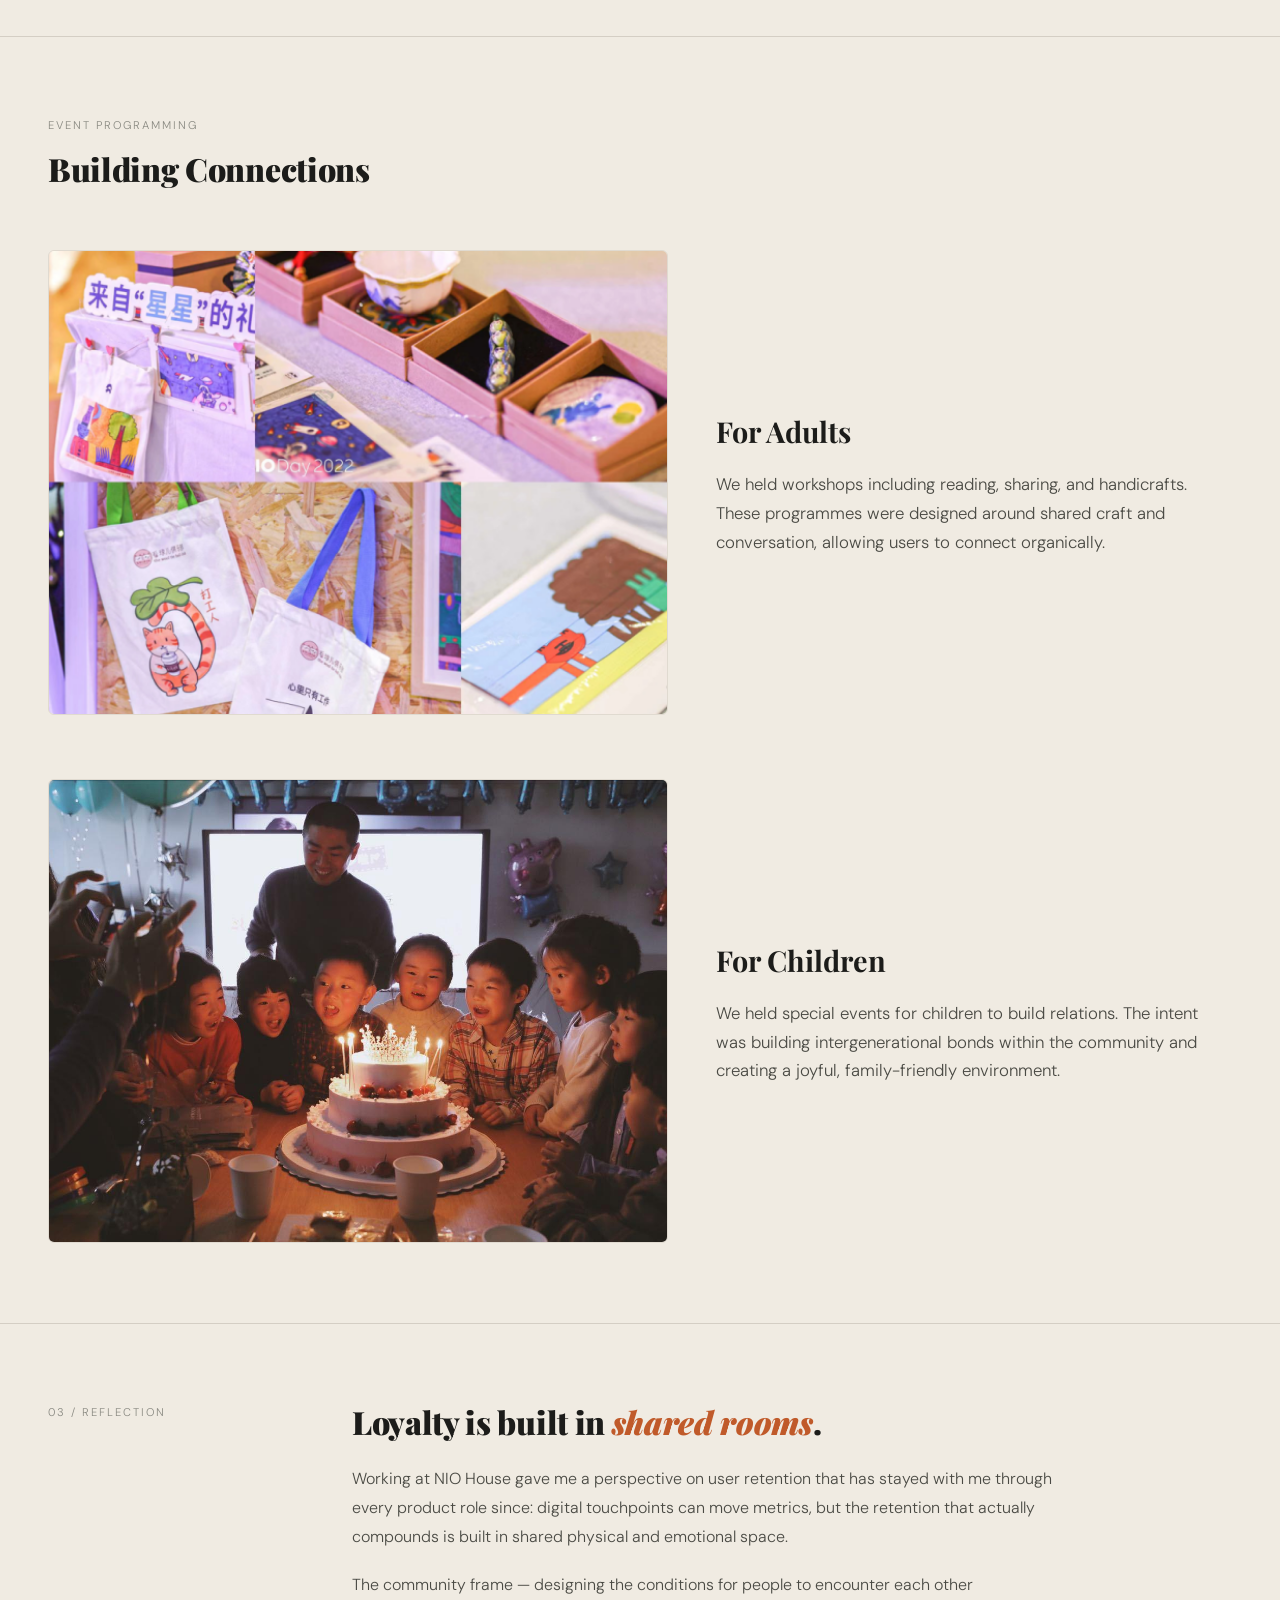
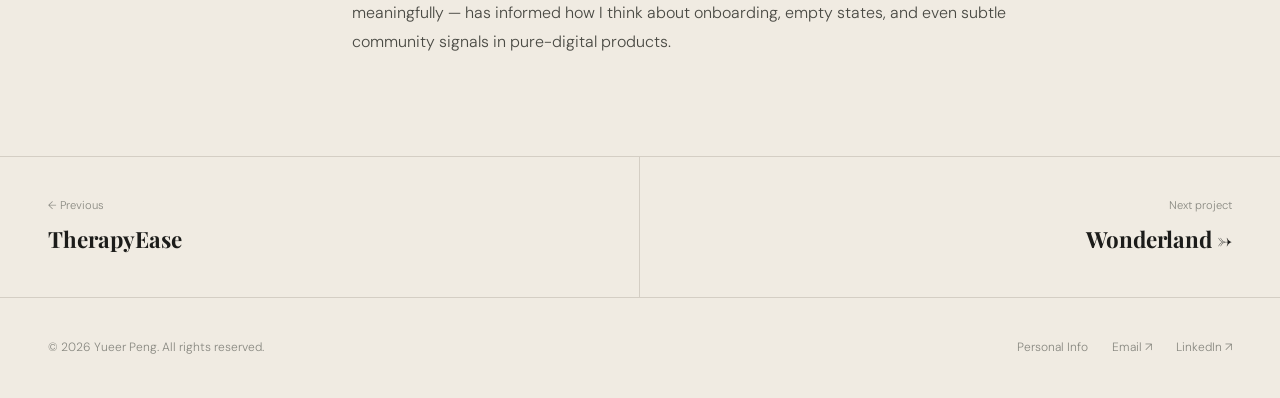
<file: nio.html>
<!DOCTYPE html>
<html lang="en">
<head>
  <meta charset="UTF-8" />
  <meta name="viewport" content="width=device-width, initial-scale=1.0" />
  <title>NIO — Yueer Peng</title>
  <link rel="preconnect" href="https://fonts.googleapis.com" />
  <link rel="preconnect" href="https://fonts.gstatic.com" crossorigin />
  <link href="https://fonts.googleapis.com/css2?family=Playfair+Display:ital,wght@0,700;0,900;1,900&family=DM+Sans:wght@300;400;500&display=swap" rel="stylesheet" />
  
  <style>
    /* =========================================================
       Yueer Peng — Portfolio Shared Styles
       ========================================================= */
    *, *::before, *::after { box-sizing: border-box; margin: 0; padding: 0; }

    :root {
      --cream: #f0ebe2;
      --cream-soft: #f5f1e9;
      --cream-dark: #e8e2d8;
      --ink: #1c1c1a;
      --ink-mid: #4a4a44;
      --ink-muted: #888880;
      --accent: #c05a2a;
      --accent-soft: #e8d5c8;
      --border: #d4cec4;
      --border-soft: #e0dad0;
      --card: #e8e2d8;
    }

    html { scroll-behavior: smooth; }

    body {
      background: var(--cream);
      color: var(--ink);
      font-family: 'DM Sans', sans-serif;
      font-weight: 300;
      line-height: 1.6;
      overflow-x: hidden;
    }

    /* =========================================================
       NAVIGATION
       ========================================================= */
    nav.site-nav {
      position: sticky; top: 0; z-index: 100;
      display: flex; justify-content: space-between; align-items: center;
      padding: 1rem 3rem;
      border-bottom: 1px solid var(--border);
      background: var(--cream);
    }
    .nav-logo {
      font-weight: 500; font-size: 0.82rem;
      letter-spacing: 0.14em; text-transform: uppercase;
      text-decoration: none; color: var(--ink);
      transition: opacity 0.2s;
    }
    .nav-logo:hover { opacity: 0.65; }
    .site-nav ul { list-style: none; display: flex; gap: 2.2rem; align-items: center; }
    .site-nav ul a {
      text-decoration: none; color: var(--ink);
      font-size: 0.78rem; letter-spacing: 0.1em;
      text-transform: uppercase; opacity: 0.5;
      transition: opacity 0.2s;
    }
    .site-nav ul a:hover { opacity: 1; }
    .site-nav ul a.active { opacity: 1; }
    .nav-cta {
      font-size: 0.78rem !important; opacity: 1 !important;
      border: 1.5px solid var(--ink);
      border-radius: 99px;
      padding: 0.35rem 0.9rem;
      transition: background 0.2s, color 0.2s;
    }
    .nav-cta:hover { background: var(--ink); color: var(--cream); }

    /* =========================================================
       PROJECT CASE STUDY PAGES
       ========================================================= */
    .project-page-hero {
      padding: 4rem 3rem 3rem;
      border-bottom: 1px solid var(--border);
    }
    .breadcrumb {
      font-size: 0.74rem; letter-spacing: 0.1em;
      text-transform: uppercase; color: var(--ink-muted);
      margin-bottom: 1.4rem;
    }
    .breadcrumb a { color: var(--ink-muted); text-decoration: none; transition: color 0.2s; }
    .breadcrumb a:hover { color: var(--ink); }
    .breadcrumb .sep { margin: 0 0.5rem; opacity: 0.5; }

    .project-tagline {
      font-size: 0.78rem; letter-spacing: 0.12em;
      text-transform: uppercase; color: var(--accent);
      margin-bottom: 1rem; font-weight: 500;
    }
    .project-page-title {
      font-family: 'Playfair Display', serif;
      font-size: clamp(2.5rem, 6vw, 4.5rem);
      font-weight: 900; line-height: 1.05;
      letter-spacing: -0.02em; max-width: 18ch;
      margin-bottom: 1.5rem;
    }
    .project-page-title em { font-style: italic; color: var(--accent); }
    .project-brief {
      font-size: 1.1rem; line-height: 1.7;
      color: var(--ink-mid); max-width: 60ch;
    }

    .project-meta {
      display: grid;
      grid-template-columns: repeat(4, 1fr);
      border-top: 1px solid var(--border);
      border-bottom: 1px solid var(--border);
      background: var(--cream-soft);
    }
    .meta-item {
      padding: 1.5rem 2rem;
      border-right: 1px solid var(--border);
    }
    .meta-item:last-child { border-right: none; }
    .meta-label {
      font-size: 0.68rem; letter-spacing: 0.16em;
      text-transform: uppercase; color: var(--ink-muted);
      margin-bottom: 0.4rem;
    }
    .meta-value { font-size: 0.92rem; color: var(--ink); line-height: 1.5; }

    .project-hero-image {
      margin: 0; border-bottom: 1px solid var(--border);
      background: var(--cream-dark);
    }
    .project-hero-image svg, .project-hero-image img { width: 100%; height: auto; display: block; }

    .project-content {
      padding: 5rem 3rem;
      display: grid;
      grid-template-columns: 240px 1fr;
      gap: 4rem;
      border-bottom: 1px solid var(--border);
    }
    .content-label {
      font-size: 0.7rem; letter-spacing: 0.18em;
      text-transform: uppercase; color: var(--ink-muted);
      position: sticky; top: 5rem;
      align-self: start;
    }
    .content-body { max-width: 65ch; }
    .content-body h2 {
      font-family: 'Playfair Display', serif;
      font-size: clamp(1.6rem, 2.5vw, 2.2rem);
      font-weight: 900; letter-spacing: -0.01em;
      line-height: 1.15; margin-bottom: 1.5rem;
    }
    .content-body h2 em { font-style: italic; color: var(--accent); }
    .content-body p {
      font-size: 1rem; line-height: 1.8;
      color: var(--ink-mid); margin-bottom: 1.2rem;
    }

    /* =========================================================
       NIO EVENT GALLERY GRID
       ========================================================= */
    .project-gallery {
      padding: 5rem 3rem;
      border-bottom: 1px solid var(--border);
    }
    .gallery-eyebrow {
      font-size: 0.7rem; letter-spacing: 0.18em;
      text-transform: uppercase; color: var(--ink-muted);
      margin-bottom: 0.5rem;
    }
    .gallery-title {
      font-family: 'Playfair Display', serif;
      font-size: clamp(1.6rem, 2.5vw, 2.2rem);
      font-weight: 900; letter-spacing: -0.01em;
      margin-bottom: 3.5rem;
    }
    .gallery-grid {
      display: grid;
      grid-template-columns: 1.2fr 1fr; /* 图片略宽，文字略窄 */
      gap: 3rem;
      align-items: center;
      margin-bottom: 4rem;
    }
    .gallery-grid:last-child { margin-bottom: 0; }
    .gallery-item {
      background: var(--cream-soft);
      border: 1px solid var(--border-soft);
      border-radius: 6px;
      overflow: hidden;
      aspect-ratio: 4/3;
    }
    .gallery-item img { width: 100%; height: 100%; object-fit: cover; display: block; }
    .gallery-caption {
      display: flex;
      flex-direction: column;
      justify-content: center;
    }
    .gallery-caption h3 {
      font-family: 'Playfair Display', serif;
      font-size: 1.8rem;
      font-weight: 700;
      color: var(--ink);
      margin-bottom: 1rem;
    }
    .gallery-caption p {
      font-size: 1.05rem;
      color: var(--ink-mid);
      line-height: 1.7;
    }

    /* Prev / Next nav */
    .project-pagination {
      display: grid; grid-template-columns: 1fr 1fr;
      border-bottom: 1px solid var(--border);
    }
    .pagination-link {
      padding: 2.5rem 3rem;
      text-decoration: none; color: var(--ink);
      border-right: 1px solid var(--border);
      transition: background 0.3s;
      display: block;
    }
    .pagination-link:last-child { border-right: none; text-align: right; }
    .pagination-link:hover { background: var(--cream-dark); }
    .pagination-link .pagination-label { font-size: 0.7rem; color: var(--ink-muted); margin-bottom: 0.4rem; }
    .pagination-link .pagination-title { font-family: 'Playfair Display', serif; font-size: 1.4rem; font-weight: 700; }

    footer.site-footer {
      padding: 2.5rem 3rem;
      display: flex; justify-content: space-between; align-items: center;
    }
    .footer-copy { font-size: 0.75rem; color: var(--ink-muted); }
    .footer-links { display: flex; gap: 1.5rem; }
    .footer-links a { font-size: 0.75rem; color: var(--ink-muted); text-decoration: none; transition: color 0.2s; }
    .footer-links a:hover { color: var(--ink); }

    @media (max-width: 820px) {
      nav.site-nav { padding: 1rem 1.5rem; }
      .project-page-hero { padding: 2.5rem 1.5rem 2rem; }
      .project-meta { grid-template-columns: 1fr 1fr; }
      .meta-item { padding: 1.2rem 1.5rem; border-right: 1px solid var(--border); }
      .meta-item:nth-child(2n) { border-right: none; }
      .project-content { padding: 3rem 1.5rem; grid-template-columns: 1fr; gap: 1.5rem; }
      .content-label { position: static; }
      .project-gallery { padding: 3rem 1.5rem; }
      .gallery-grid { grid-template-columns: 1fr; gap: 1.5rem; margin-bottom: 3rem; }
      .pagination-link { padding: 2rem 1.5rem; }
      footer.site-footer { flex-direction: column; gap: 1rem; padding: 2rem 1.5rem; text-align: center; }
    }
  </style>
</head>
<body>

<nav class="site-nav">
  <a class="nav-logo" href="index.html">Yueer Peng</a>
  <ul>
    <li><a href="index.html#uxui">UI/UX Work</a></li>
    <li><a href="index.html#student">Student Work</a></li>
    <li><a href="index.html#other" class="active">Other Projects</a></li>
    <li><a class="nav-cta" href="info.html">Personal Info</a></li>
  </ul>
</nav>

<section class="project-page-hero">
  <p class="breadcrumb">
    <a href="index.html">Home</a><span class="sep">/</span>
    <a href="index.html#other">Other Projects</a><span class="sep">/</span>
    NIO
  </p>
  <p class="project-tagline">Community · Events · Brand</p>
  <h1 class="project-page-title">NIO House — User <em>Community</em> & Events</h1>
  <p class="project-brief">
    NIO House is an open, welcoming space for our users and community to express, share, and experience memorable moments together. As one of the NIO staff members, my role was to create endless possibilities for the community through curated programming and events.
  </p>
</section>

<div class="project-meta">
  <div class="meta-item">
    <p class="meta-label">Role</p>
    <p class="meta-value">Community & Event Designer</p>
  </div>
  <div class="meta-item">
    <p class="meta-label">Type</p>
    <p class="meta-value">In-person community programming</p>
  </div>
  <div class="meta-item">
    <p class="meta-label">Period</p>
    <p class="meta-value">2022 – 2023</p>
  </div>
  <div class="meta-item">
    <p class="meta-label">Audience</p>
    <p class="meta-value">NIO owners · Their families</p>
  </div>
</div>

<div class="project-hero-image">
  <svg viewBox="0 0 1200 600" xmlns="http://www.w3.org/2000/svg" preserveAspectRatio="xMidYMid meet">
    <defs>
      <linearGradient id="nio-hero" x1="0%" y1="0%" x2="0%" y2="100%">
        <stop offset="0%" stop-color="#3a3025"/>
        <stop offset="100%" stop-color="#1a1410"/>
      </linearGradient>
    </defs>
    <rect width="1200" height="600" fill="url(#nio-hero)"/>
    <ellipse cx="600" cy="430" rx="660" ry="200" fill="#d49858" opacity="0.18"/>
    <ellipse cx="360" cy="280" rx="180" ry="110" fill="#f0c080" opacity="0.12"/>
    <ellipse cx="900" cy="320" rx="150" ry="80" fill="#f0c080" opacity="0.12"/>
    <text x="600" y="290" font-family="DM Sans" font-size="100" font-weight="500" fill="#f5e8d8" text-anchor="middle" letter-spacing="6">NIO</text>
    <text x="600" y="340" font-family="DM Sans" font-size="20" font-weight="300" fill="#c8a888" text-anchor="middle" letter-spacing="8">HOUSE — COMMUNITY HUB</text>
    <circle cx="280" cy="470" r="9" fill="#e8c598" opacity="0.5"/>
    <circle cx="350" cy="478" r="11" fill="#e8c598" opacity="0.7"/>
    <circle cx="430" cy="470" r="9" fill="#e8c598" opacity="0.5"/>
    <circle cx="500" cy="476" r="11" fill="#e8c598" opacity="0.6"/>
    <circle cx="600" cy="478" r="13" fill="#e8c598" opacity="0.85"/>
    <circle cx="700" cy="476" r="11" fill="#e8c598" opacity="0.6"/>
    <circle cx="770" cy="470" r="9" fill="#e8c598" opacity="0.5"/>
    <circle cx="840" cy="478" r="11" fill="#e8c598" opacity="0.7"/>
    <circle cx="920" cy="470" r="9" fill="#e8c598" opacity="0.5"/>
  </svg>
</div>

<section class="project-content">
  <p class="content-label">01 / Project Overview</p>
  <div class="content-body">
    <h2>An open space for <em>memorable moments</em>.</h2>
    <p>
      NIO House is an open, welcoming space for our users and community to express, share, 
      and experience memorable moments together. As a NIO staff member, my goal was to design 
      and execute physical events that create endless possibilities for our community, 
      turning an empty space into an inhabited, vibrant hub.
    </p>
  </div>
</section>

<section class="project-gallery">
  <p class="gallery-eyebrow">Event Programming</p>
  <h2 class="gallery-title">Building Connections</h2>

  <div class="gallery-grid">
    <div class="gallery-item">
      <img src="images/nio-1.png" alt="NIO Workshop for Adults" />
    </div>
    <div class="gallery-caption">
      <h3>For Adults</h3>
      <p>
        We held workshops including reading, sharing, and handicrafts. These programmes 
        were designed around shared craft and conversation, allowing users to connect organically.
      </p>
    </div>
  </div>

  <div class="gallery-grid">
    <div class="gallery-item">
      <img src="images/nio-2.png" alt="NIO Special Event for Children" />
    </div>
    <div class="gallery-caption">
      <h3>For Children</h3>
      <p>
        We held special events for children to build relations. The intent was building 
        intergenerational bonds within the community and creating a joyful, family-friendly environment.
      </p>
    </div>
  </div>

</section>

<section class="project-content">
  <p class="content-label">03 / Reflection</p>
  <div class="content-body">
    <h2>Loyalty is built in <em>shared rooms</em>.</h2>
    <p>
      Working at NIO House gave me a perspective on user retention that has stayed
      with me through every product role since: digital touchpoints can move metrics,
      but the retention that actually compounds is built in shared physical and emotional
      space.
    </p>
    <p>
      The community frame — designing the conditions for people to encounter each
      other meaningfully — has informed how I think about onboarding, empty states,
      and even subtle community signals in pure-digital products.
    </p>
  </div>
</section>

<nav class="project-pagination">
  <a class="pagination-link" href="therapyease.html">
    <p class="pagination-label">← Previous</p>
    <p class="pagination-title">TherapyEase</p>
  </a>
  <a class="pagination-link" href="wonderland.html">
    <p class="pagination-label">Next project</p>
    <p class="pagination-title">Wonderland →</p>
  </a>
</nav>

<footer class="site-footer">
  <span class="footer-copy">© 2026 Yueer Peng. All rights reserved.</span>
  <div class="footer-links">
    <a href="info.html">Personal Info</a>
    <a href="mailto:2434063@tongji.edu.cn">Email ↗</a>
    <a href="https://www.linkedin.com" target="_blank">LinkedIn ↗</a>
  </div>
</footer>

</body>
</html>
</file>
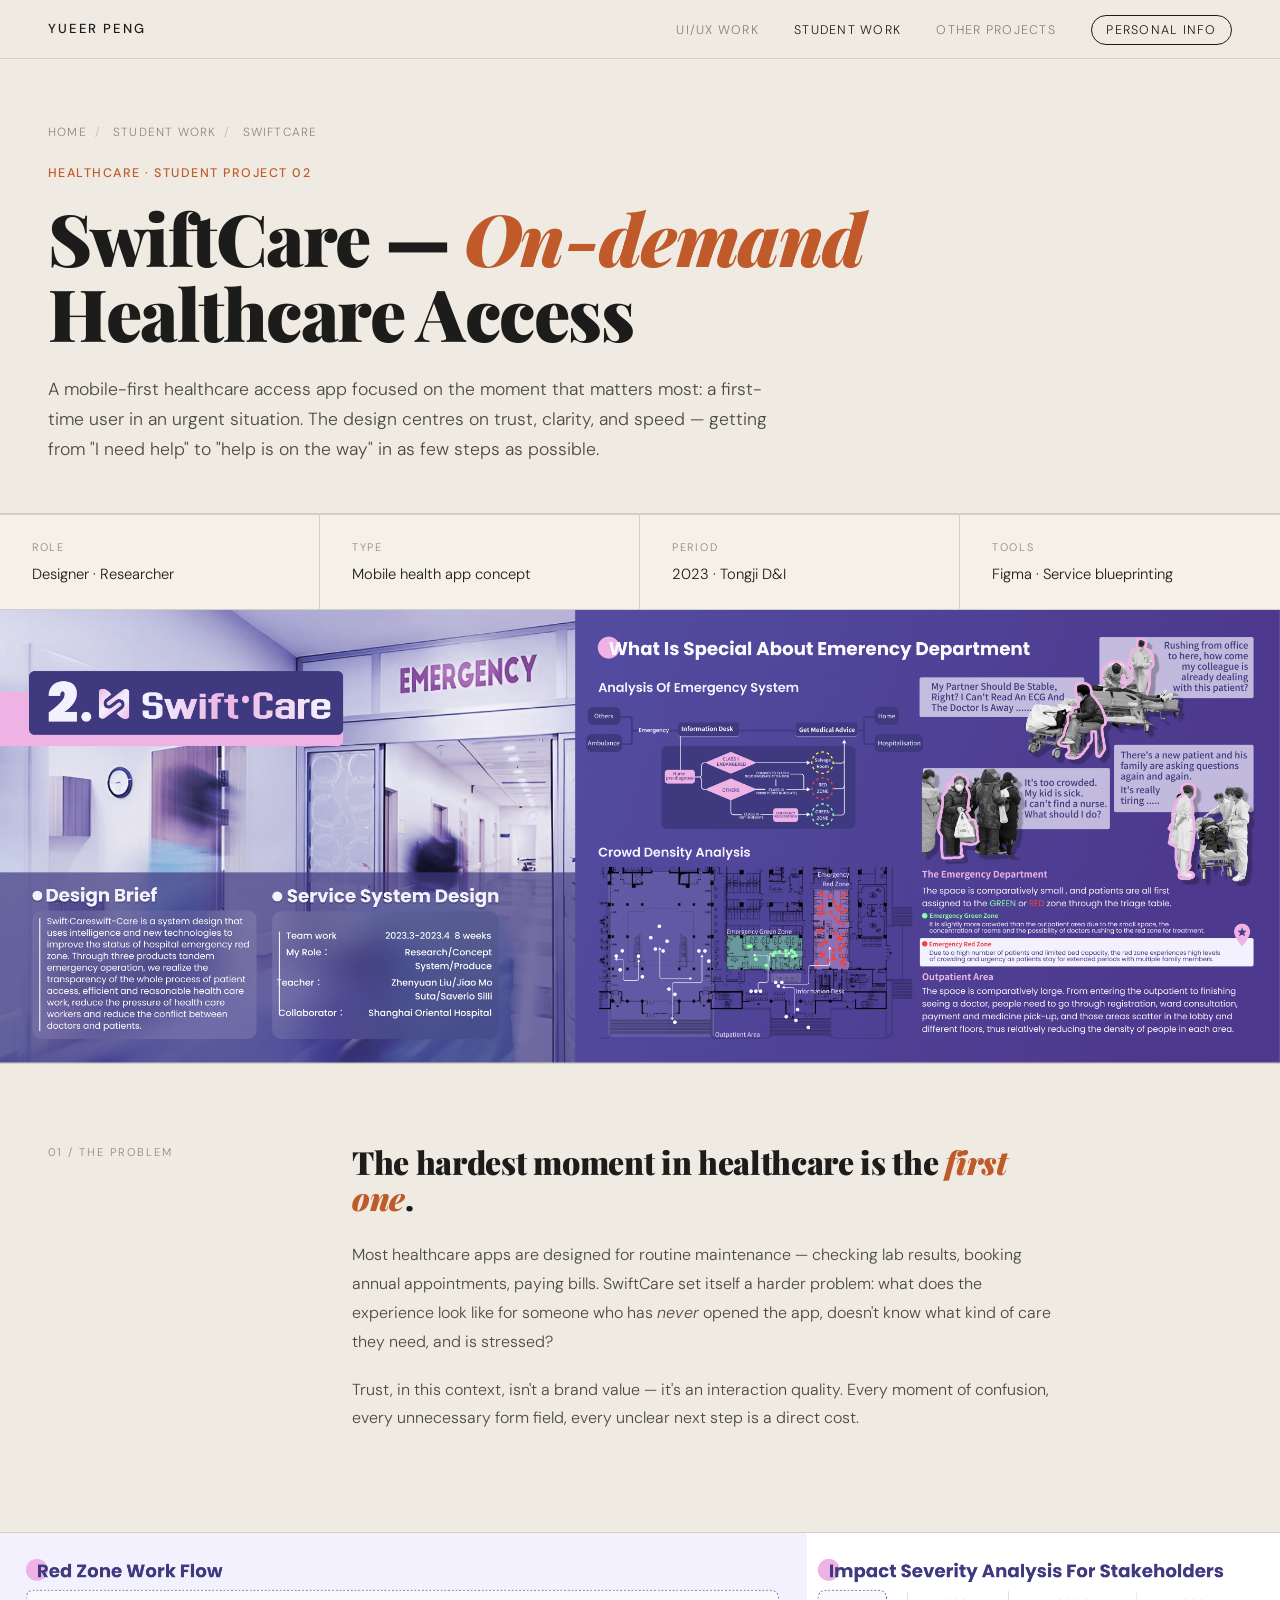
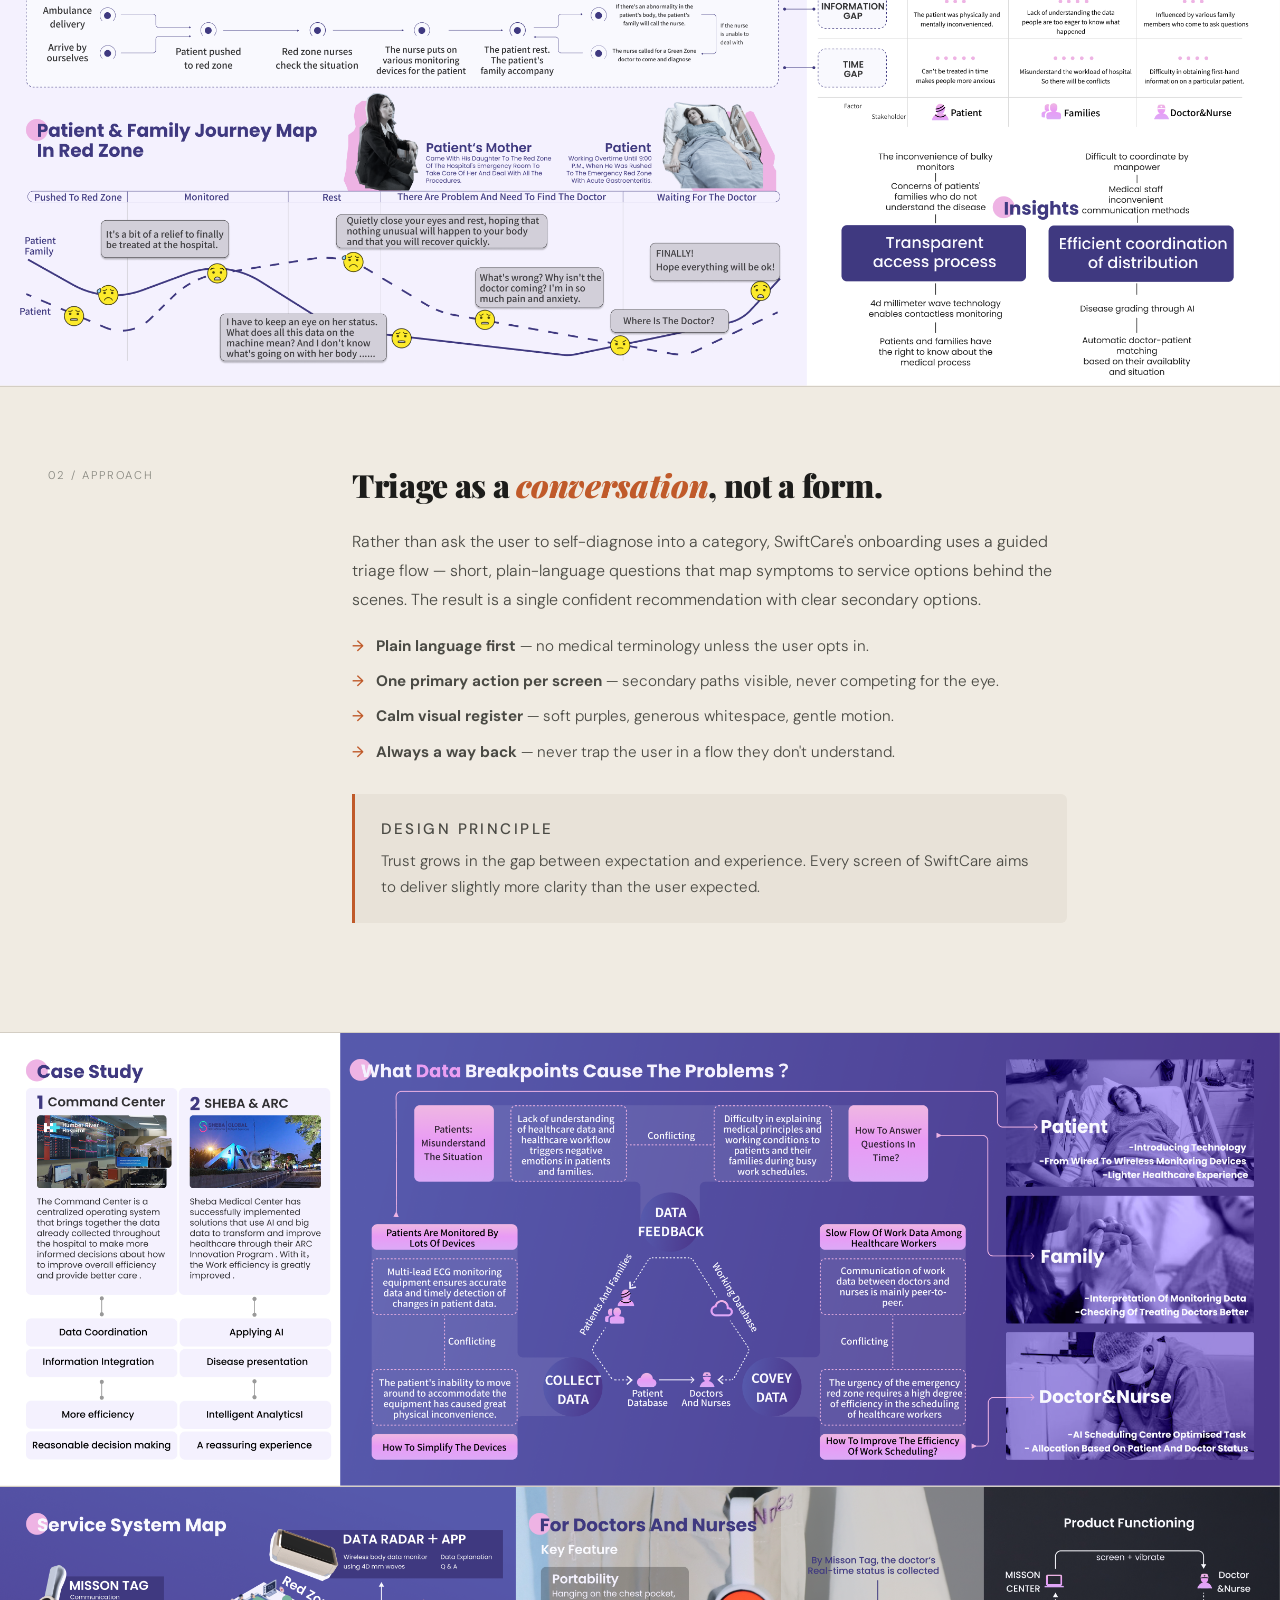
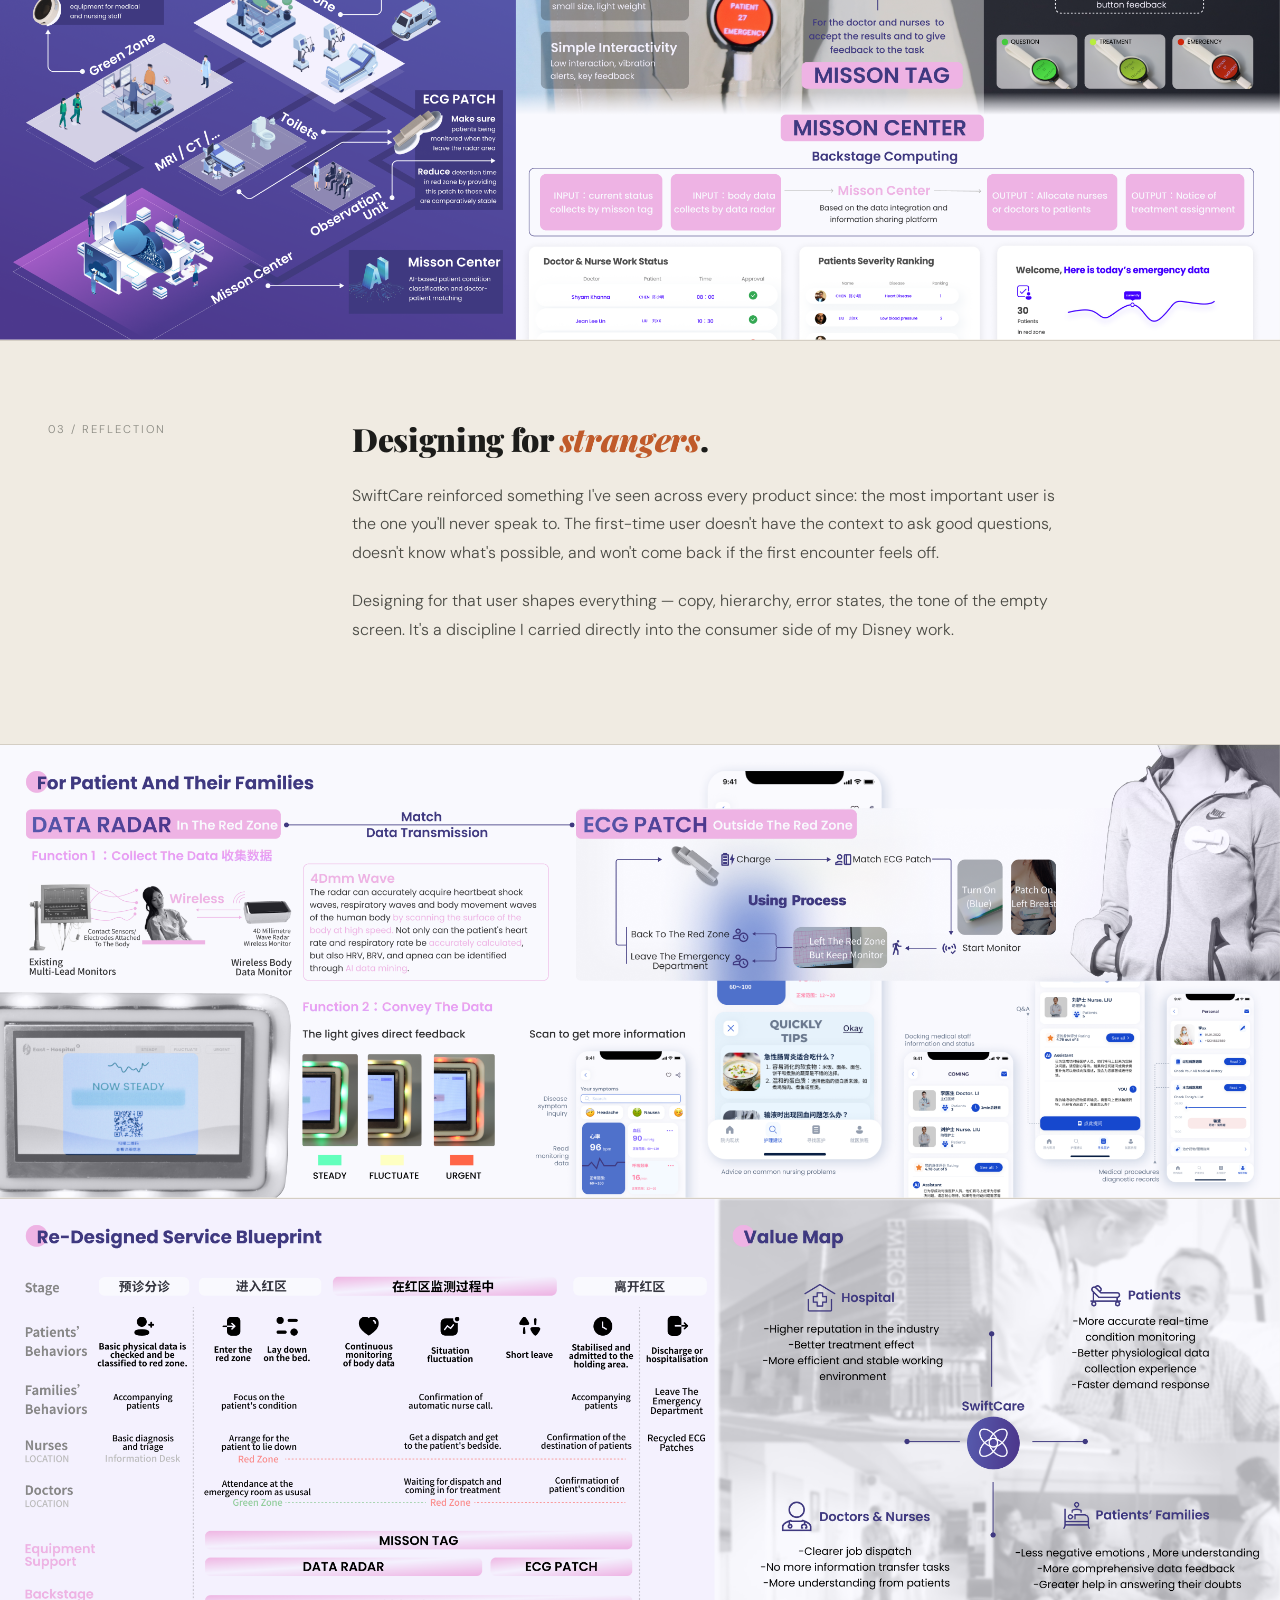
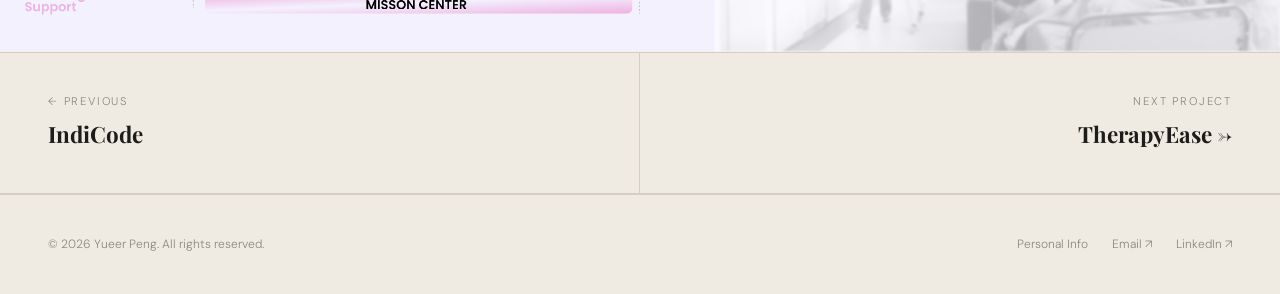
<file: swiftcare.html>
<!DOCTYPE html>
<html lang="en">
<head>
  <meta charset="UTF-8" />
  <meta name="viewport" content="width=device-width, initial-scale=1.0" />
  <title>SwiftCare — Yueer Peng</title>
  <link rel="preconnect" href="https://fonts.googleapis.com" />
  <link rel="preconnect" href="https://fonts.gstatic.com" crossorigin />
  <link href="https://fonts.googleapis.com/css2?family=Playfair+Display:ital,wght@0,700;0,900;1,900&family=DM+Sans:wght@300;400;500&family=Poppins:wght@200;400;800&display=swap" rel="stylesheet" />
  
  <style>
    /* =========================================================
       Yueer Peng — Portfolio
       Shared stylesheet for all pages
       ========================================================= */

    *, *::before, *::after { box-sizing: border-box; margin: 0; padding: 0; }

    :root {
      --cream: #f0ebe2;
      --cream-soft: #f5f1e9;
      --cream-dark: #e8e2d8;
      --ink: #1c1c1a;
      --ink-mid: #4a4a44;
      --ink-muted: #888880;
      --accent: #c05a2a;
      --accent-soft: #e8d5c8;
      --border: #d4cec4;
      --border-soft: #e0dad0;
      --card: #e8e2d8;
    }

    html { scroll-behavior: smooth; }

    body {
      background: var(--cream);
      color: var(--ink);
      font-family: 'DM Sans', sans-serif;
      font-weight: 300;
      line-height: 1.6;
      overflow-x: hidden;
    }

    /* =========================================================
       NAVIGATION
       ========================================================= */
    nav.site-nav {
      position: sticky; top: 0; z-index: 100;
      display: flex; justify-content: space-between; align-items: center;
      padding: 1rem 3rem;
      border-bottom: 1px solid var(--border);
      background: var(--cream);
    }
    .nav-logo {
      font-weight: 500; font-size: 0.82rem;
      letter-spacing: 0.14em; text-transform: uppercase;
      text-decoration: none; color: var(--ink);
      transition: opacity 0.2s;
    }
    .nav-logo:hover { opacity: 0.65; }
    .site-nav ul { list-style: none; display: flex; gap: 2.2rem; align-items: center; }
    .site-nav ul a {
      text-decoration: none; color: var(--ink);
      font-size: 0.78rem; letter-spacing: 0.1em;
      text-transform: uppercase; opacity: 0.5;
      transition: opacity 0.2s;
    }
    .site-nav ul a:hover { opacity: 1; }
    .site-nav ul a.active { opacity: 1; }
    .nav-cta {
      font-size: 0.78rem !important; opacity: 1 !important;
      border: 1.5px solid var(--ink);
      border-radius: 99px;
      padding: 0.35rem 0.9rem;
      transition: background 0.2s, color 0.2s;
    }
    .nav-cta:hover { background: var(--ink); color: var(--cream); }

    /* =========================================================
       COMMON: pills, buttons, links
       ========================================================= */
    .pill {
      display: inline-block;
      border: 1.5px solid var(--ink);
      border-radius: 99px;
      padding: 0.38rem 0.95rem;
      font-size: 0.75rem; letter-spacing: 0.04em;
      transition: background 0.2s, color 0.2s;
    }
    .pill:hover { background: var(--ink); color: var(--cream); }

    .btn {
      display: inline-flex; align-items: center; gap: 0.35rem;
      padding: 0.5rem 1.1rem;
      border: 1.5px solid var(--ink); border-radius: 99px;
      font-size: 0.74rem; letter-spacing: 0.06em;
      text-decoration: none; color: var(--ink);
      background: transparent;
      transition: background 0.2s, color 0.2s;
      cursor: pointer;
    }
    .btn:hover { background: var(--ink); color: var(--cream); }
    .btn.filled { background: var(--ink); color: var(--cream); }
    .btn.filled:hover { background: transparent; color: var(--ink); }

    /* =========================================================
       PROJECT CASE STUDY PAGES
       ========================================================= */
    .project-page-hero {
      padding: 4rem 3rem 3rem;
      border-bottom: 1px solid var(--border);
    }
    .breadcrumb {
      font-size: 0.74rem; letter-spacing: 0.1em;
      text-transform: uppercase; color: var(--ink-muted);
      margin-bottom: 1.4rem;
    }
    .breadcrumb a {
      color: var(--ink-muted); text-decoration: none;
      transition: color 0.2s;
    }
    .breadcrumb a:hover { color: var(--ink); }
    .breadcrumb .sep { margin: 0 0.5rem; opacity: 0.5; }

    .project-tagline {
      font-size: 0.78rem; letter-spacing: 0.12em;
      text-transform: uppercase; color: var(--accent);
      margin-bottom: 1rem; font-weight: 500;
    }
    .project-page-title {
      font-family: 'Playfair Display', serif;
      font-size: clamp(2.5rem, 6vw, 4.5rem);
      font-weight: 900; line-height: 1.05;
      letter-spacing: -0.02em; max-width: 18ch;
      margin-bottom: 1.5rem;
    }
    .project-page-title em { font-style: italic; color: var(--accent); }
    .project-brief {
      font-size: 1.1rem; line-height: 1.7;
      color: var(--ink-mid); max-width: 60ch;
    }

    .project-meta {
      display: grid;
      grid-template-columns: repeat(4, 1fr);
      border-top: 1px solid var(--border);
      border-bottom: 1px solid var(--border);
      background: var(--cream-soft);
    }
    .meta-item {
      padding: 1.5rem 2rem;
      border-right: 1px solid var(--border);
    }
    .meta-item:last-child { border-right: none; }
    .meta-label {
      font-size: 0.68rem; letter-spacing: 0.16em;
      text-transform: uppercase; color: var(--ink-muted);
      margin-bottom: 0.4rem;
    }
    .meta-value { font-size: 0.92rem; color: var(--ink); line-height: 1.5; }

    .project-hero-image {
      margin: 0; border-bottom: 1px solid var(--border);
      background: var(--cream-dark);
    }
    .project-hero-image svg, .project-hero-image img { width: 100%; height: auto; display: block; }

    .project-content {
      padding: 5rem 3rem;
      display: grid;
      grid-template-columns: 240px 1fr;
      gap: 4rem;
      border-bottom: 1px solid var(--border);
    }
    .project-content + .project-content { border-top: none; }
    .content-label {
      font-size: 0.7rem; letter-spacing: 0.18em;
      text-transform: uppercase; color: var(--ink-muted);
      position: sticky; top: 5rem;
      align-self: start;
    }
    .content-body { max-width: 65ch; }
    .content-body h2 {
      font-family: 'Playfair Display', serif;
      font-size: clamp(1.6rem, 2.5vw, 2.2rem);
      font-weight: 900; letter-spacing: -0.01em;
      line-height: 1.15; margin-bottom: 1.5rem;
    }
    .content-body h2 em { font-style: italic; color: var(--accent); }
    .content-body p {
      font-size: 1rem; line-height: 1.8;
      color: var(--ink-mid); margin-bottom: 1.2rem;
    }
    .content-body p strong { color: var(--ink); font-weight: 500; }
    .content-body ul { list-style: none; margin: 1rem 0 1.5rem; }
    .content-body ul li {
      font-size: 0.95rem; line-height: 1.7;
      color: var(--ink-mid); padding-left: 1.5rem;
      position: relative; margin-bottom: 0.6rem;
    }
    .content-body ul li::before {
      content: '→'; position: absolute; left: 0;
      color: var(--accent); font-weight: 500;
    }

    .callout-box {
      background: var(--cream-dark);
      border-left: 3px solid var(--accent);
      padding: 1.4rem 1.6rem;
      margin: 1.8rem 0;
      border-radius: 0 6px 6px 0;
    }
    .callout-box p {
      font-size: 0.95rem; line-height: 1.7;
      color: var(--ink-mid); margin-bottom: 0.4rem;
    }
    .callout-box p:last-child { margin-bottom: 0; }
    .callout-label {
      font-size: 0.7rem; letter-spacing: 0.16em;
      text-transform: uppercase; color: var(--accent);
      margin-bottom: 0.5rem; font-weight: 500;
    }

    /* Prev / Next nav */
    .project-pagination {
      display: grid; grid-template-columns: 1fr 1fr;
      border-bottom: 1px solid var(--border);
    }
    .pagination-link {
      padding: 2.5rem 3rem;
      text-decoration: none; color: var(--ink);
      border-right: 1px solid var(--border);
      transition: background 0.3s;
      display: block;
    }
    .pagination-link:last-child { border-right: none; text-align: right; }
    .pagination-link:hover { background: var(--cream-dark); }
    .pagination-link .pagination-label {
      font-size: 0.7rem; letter-spacing: 0.16em;
      text-transform: uppercase; color: var(--ink-muted);
      margin-bottom: 0.4rem;
    }
    .pagination-link .pagination-title {
      font-family: 'Playfair Display', serif;
      font-size: 1.4rem; font-weight: 700;
    }

    /* Footer */
    footer.site-footer {
      padding: 2.5rem 3rem;
      display: flex; justify-content: space-between; align-items: center;
      border-top: 1px solid var(--border);
    }
    .footer-copy { font-size: 0.75rem; color: var(--ink-muted); }
    .footer-links { display: flex; gap: 1.5rem; }
    .footer-links a {
      font-size: 0.75rem; color: var(--ink-muted);
      text-decoration: none; transition: color 0.2s;
    }
    .footer-links a:hover { color: var(--ink); }

    /* Custom Image Gallery Styles */
    .image-gallery {
      padding: 0;
      border-bottom: 1px solid var(--border);
    }
    .image-gallery-item {
      border-bottom: 1px solid var(--border);
    }
    .image-gallery-item:last-child {
      border-bottom: none;
    }
    .image-gallery-item img {
      width: 100%;
      height: auto;
      display: block;
    }

    /* Responsive */
    @media (max-width: 820px) {
      nav.site-nav { padding: 1rem 1.5rem; }
      .project-page-hero { padding: 2.5rem 1.5rem 2rem; }
      .project-meta { grid-template-columns: 1fr 1fr; }
      .meta-item { padding: 1.2rem 1.5rem; border-right: 1px solid var(--border); }
      .meta-item:nth-child(2), .meta-item:nth-child(4) { border-right: none; }
      .meta-item:nth-child(1), .meta-item:nth-child(2) { border-bottom: 1px solid var(--border); }
      .project-content { padding: 3rem 1.5rem; grid-template-columns: 1fr; gap: 1.5rem; }
      .content-label { position: static; }
      .pagination-link { padding: 2rem 1.5rem; }
      footer.site-footer { flex-direction: column; gap: 1rem; padding: 2rem 1.5rem; text-align: center; }
    }
  </style>
</head>
<body>

<nav class="site-nav">
  <a class="nav-logo" href="index.html">Yueer Peng</a>
  <ul>
    <li><a href="index.html#uxui">UI/UX Work</a></li>
    <li><a href="index.html#student" class="active">Student Work</a></li>
    <li><a href="index.html#other">Other Projects</a></li>
    <li><a class="nav-cta" href="info.html">Personal Info</a></li>
  </ul>
</nav>

<section class="project-page-hero">
  <p class="breadcrumb">
    <a href="index.html">Home</a><span class="sep">/</span>
    <a href="index.html#student">Student Work</a><span class="sep">/</span>
    SwiftCare
  </p>
  <p class="project-tagline">Healthcare · Student Project 02</p>
  <h1 class="project-page-title">SwiftCare — <em>On-demand</em> Healthcare Access</h1>
  <p class="project-brief">
    A mobile-first healthcare access app focused on the moment that matters most:
    a first-time user in an urgent situation. The design centres on trust, clarity,
    and speed — getting from "I need help" to "help is on the way" in as few steps
    as possible.
  </p>
</section>

<div class="project-meta">
  <div class="meta-item">
    <p class="meta-label">Role</p>
    <p class="meta-value">Designer · Researcher</p>
  </div>
  <div class="meta-item">
    <p class="meta-label">Type</p>
    <p class="meta-value">Mobile health app concept</p>
  </div>
  <div class="meta-item">
    <p class="meta-label">Period</p>
    <p class="meta-value">2023 · Tongji D&I</p>
  </div>
  <div class="meta-item">
    <p class="meta-label">Tools</p>
    <p class="meta-value">Figma · Service blueprinting</p>
  </div>
</div>

<div class="project-hero-image">
  <img src="images/swiftcare-1.png" alt="SwiftCare" />
</div>

<section class="project-content">
  <p class="content-label">01 / The Problem</p>
  <div class="content-body">
    <h2>The hardest moment in healthcare is the <em>first one</em>.</h2>
    <p>
      Most healthcare apps are designed for routine maintenance — checking lab results,
      booking annual appointments, paying bills. SwiftCare set itself a harder problem:
      what does the experience look like for someone who has <em>never</em> opened the app,
      doesn't know what kind of care they need, and is stressed?
    </p>
    <p>
      Trust, in this context, isn't a brand value — it's an interaction quality. Every
      moment of confusion, every unnecessary form field, every unclear next step is a
      direct cost.
    </p>
  </div>
</section>

<div class="image-gallery">
  <div class="image-gallery-item">
    <img src="images/swiftcare-2.png" alt="SwiftCare" />
  </div>
</div>

<section class="project-content">
  <p class="content-label">02 / Approach</p>
  <div class="content-body">
    <h2>Triage as a <em>conversation</em>, not a form.</h2>
    <p>
      Rather than ask the user to self-diagnose into a category, SwiftCare's onboarding
      uses a guided triage flow — short, plain-language questions that map symptoms to
      service options behind the scenes. The result is a single confident recommendation
      with clear secondary options.
    </p>
    <ul>
      <li><strong>Plain language first</strong> — no medical terminology unless the user opts in.</li>
      <li><strong>One primary action per screen</strong> — secondary paths visible, never competing for the eye.</li>
      <li><strong>Calm visual register</strong> — soft purples, generous whitespace, gentle motion.</li>
      <li><strong>Always a way back</strong> — never trap the user in a flow they don't understand.</li>
    </ul>

    <div class="callout-box">
      <p class="callout-label">Design principle</p>
      <p>Trust grows in the gap between expectation and experience. Every screen of SwiftCare aims to deliver slightly more clarity than the user expected.</p>
    </div>
  </div>
</section>

<div class="image-gallery">
  <div class="image-gallery-item">
    <img src="images/swiftcare-3.png" alt="SwiftCare" />
  </div>
  <div class="image-gallery-item">
    <img src="images/swiftcare-4.png" alt="SwiftCare" />
  </div>
</div>

<section class="project-content">
  <p class="content-label">03 / Reflection</p>
  <div class="content-body">
    <h2>Designing for <em>strangers</em>.</h2>
    <p>
      SwiftCare reinforced something I've seen across every product since: the most
      important user is the one you'll never speak to. The first-time user doesn't have
      the context to ask good questions, doesn't know what's possible, and won't
      come back if the first encounter feels off.
    </p>
    <p>
      Designing for that user shapes everything — copy, hierarchy, error states, the
      tone of the empty screen. It's a discipline I carried directly into the consumer
      side of my Disney work.
    </p>
  </div>
</section>

<div class="image-gallery">
  <div class="image-gallery-item">
    <img src="images/swiftcare-5.png" alt="SwiftCare" />
  </div>
  <div class="image-gallery-item">
    <img src="images/swiftcare-6.png" alt="SwiftCare" />
  </div>
</div>

<nav class="project-pagination">
  <a class="pagination-link" href="indicode.html">
    <p class="pagination-label">← Previous</p>
    <p class="pagination-title">IndiCode</p>
  </a>
  <a class="pagination-link" href="therapyease.html">
    <p class="pagination-label">Next project</p>
    <p class="pagination-title">TherapyEase →</p>
  </a>
</nav>

<footer class="site-footer">
  <span class="footer-copy">© 2026 Yueer Peng. All rights reserved.</span>
  <div class="footer-links">
    <a href="info.html">Personal Info</a>
    <a href="mailto:2434063@tongji.edu.cn">Email ↗</a>
    <a href="https://www.linkedin.com" target="_blank">LinkedIn ↗</a>
  </div>
</footer>

</body>
</html>
</file>
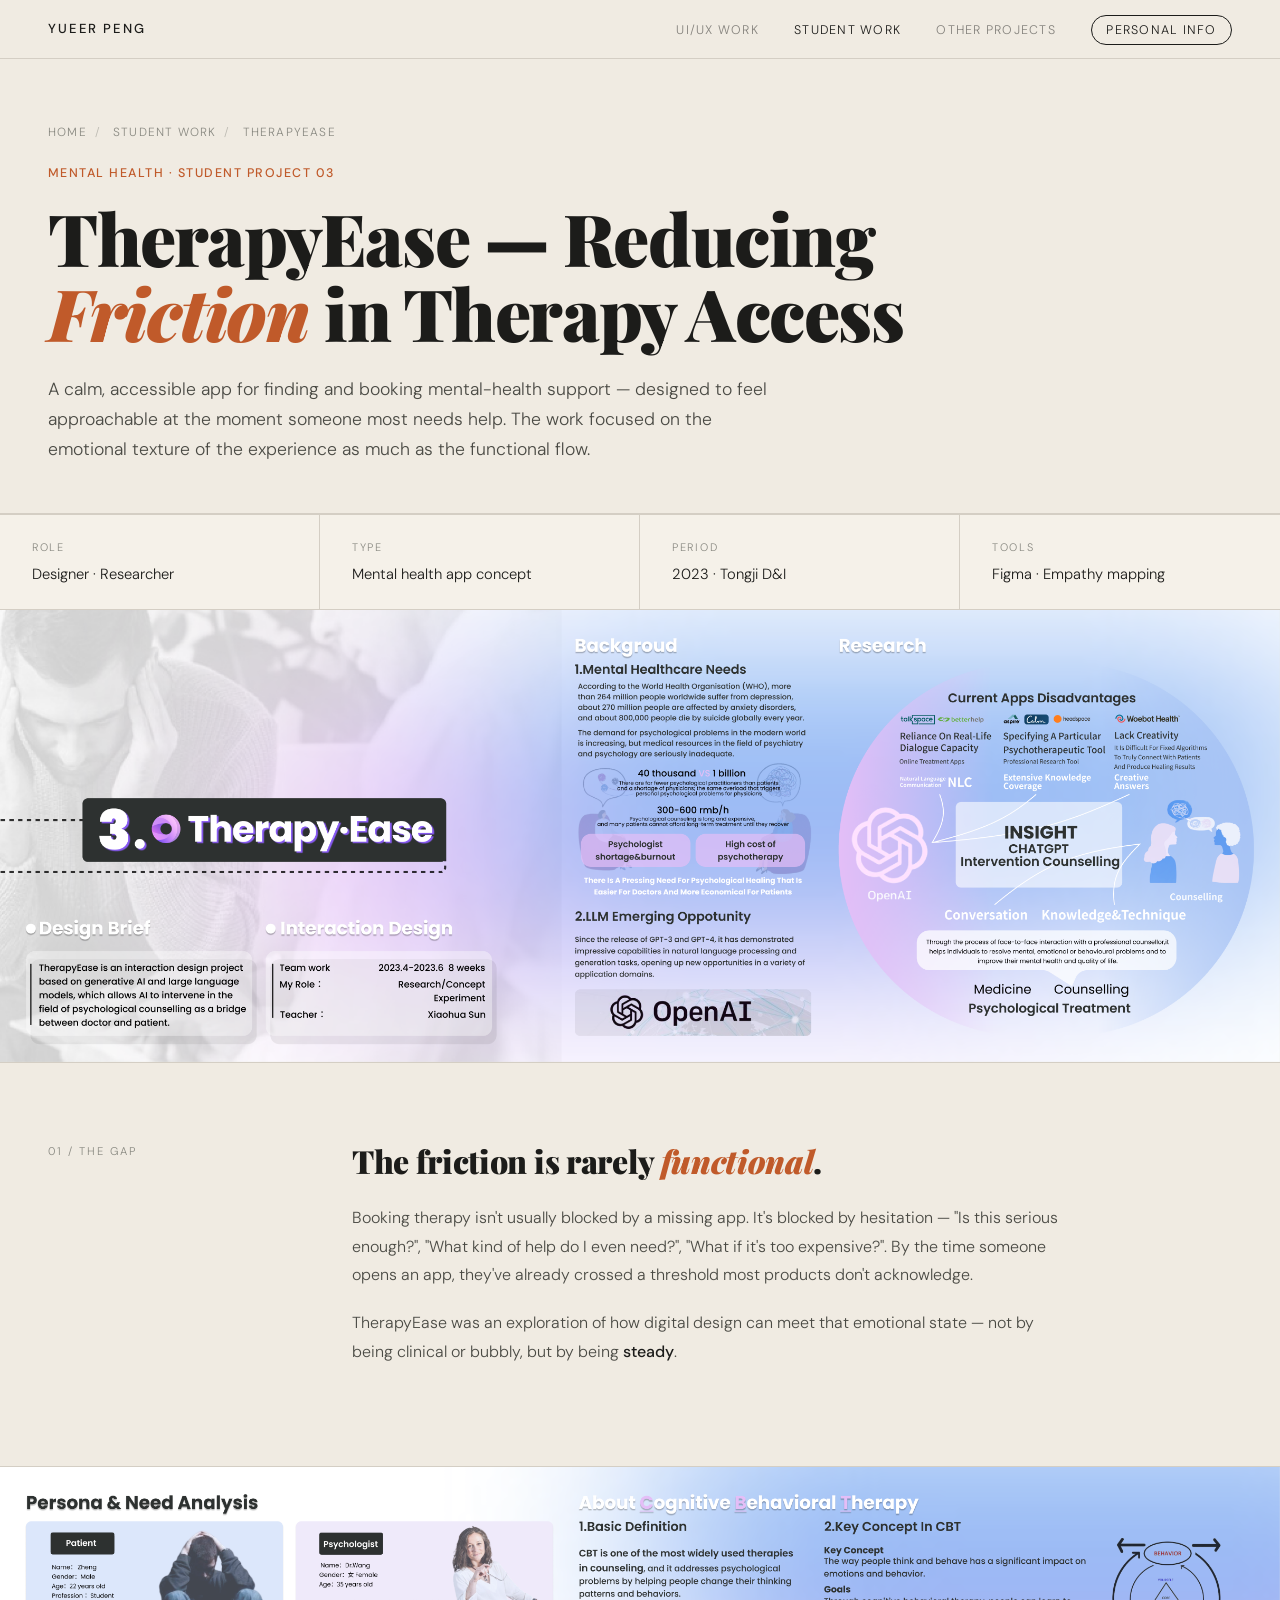
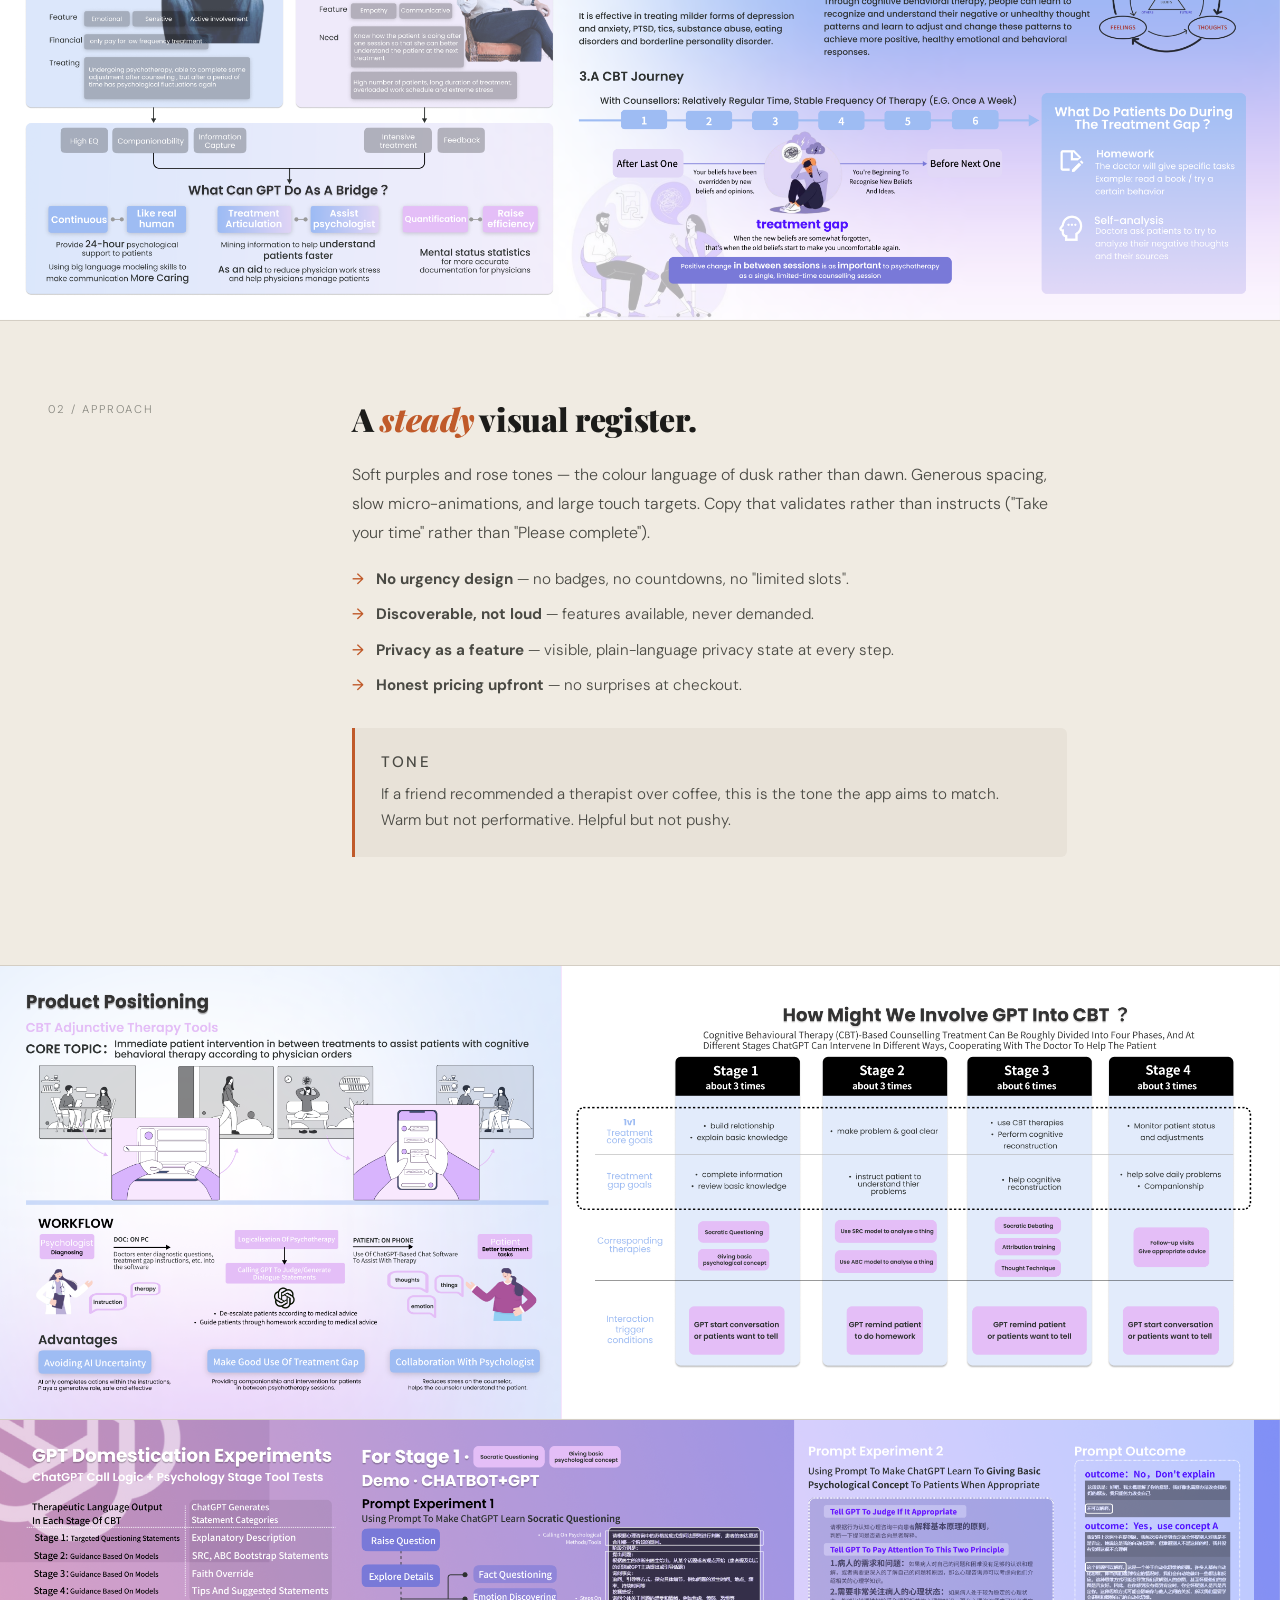
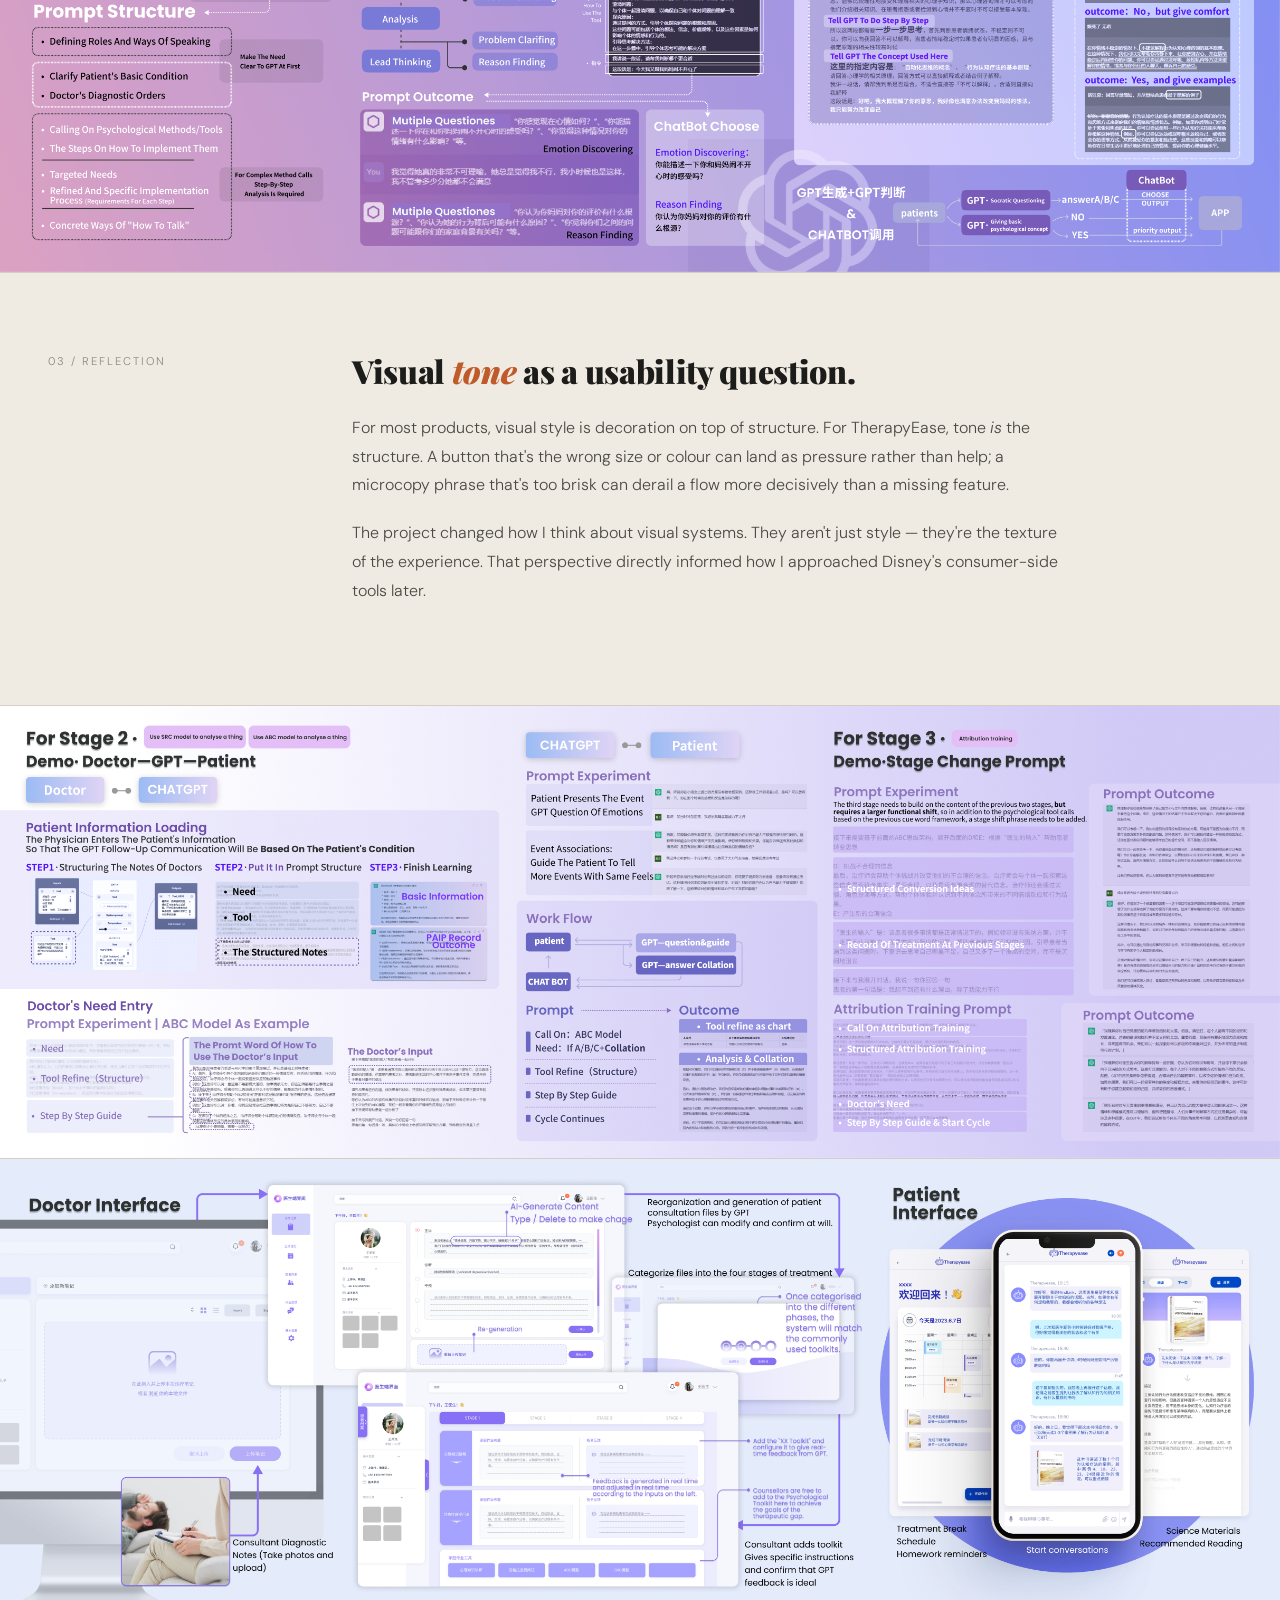
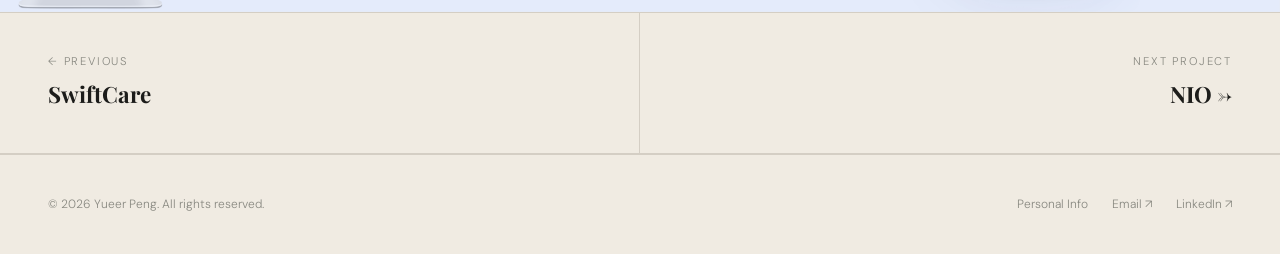
<file: therapyease.html>
<!DOCTYPE html>
<html lang="en">
<head>
  <meta charset="UTF-8" />
  <meta name="viewport" content="width=device-width, initial-scale=1.0" />
  <title>TherapyEase — Yueer Peng</title>
  <link rel="preconnect" href="https://fonts.googleapis.com" />
  <link rel="preconnect" href="https://fonts.gstatic.com" crossorigin />
  <link href="https://fonts.googleapis.com/css2?family=Playfair+Display:ital,wght@0,700;0,900;1,900&family=DM+Sans:wght@300;400;500&family=Poppins:wght@200;400;800&display=swap" rel="stylesheet" />
  
  <style>
    /* =========================================================
       Yueer Peng — Portfolio
       Shared stylesheet for all pages
       ========================================================= */

    *, *::before, *::after { box-sizing: border-box; margin: 0; padding: 0; }

    :root {
      --cream: #f0ebe2;
      --cream-soft: #f5f1e9;
      --cream-dark: #e8e2d8;
      --ink: #1c1c1a;
      --ink-mid: #4a4a44;
      --ink-muted: #888880;
      --accent: #c05a2a;
      --accent-soft: #e8d5c8;
      --border: #d4cec4;
      --border-soft: #e0dad0;
      --card: #e8e2d8;
    }

    html { scroll-behavior: smooth; }

    body {
      background: var(--cream);
      color: var(--ink);
      font-family: 'DM Sans', sans-serif;
      font-weight: 300;
      line-height: 1.6;
      overflow-x: hidden;
    }

    /* =========================================================
       NAVIGATION
       ========================================================= */
    nav.site-nav {
      position: sticky; top: 0; z-index: 100;
      display: flex; justify-content: space-between; align-items: center;
      padding: 1rem 3rem;
      border-bottom: 1px solid var(--border);
      background: var(--cream);
    }
    .nav-logo {
      font-weight: 500; font-size: 0.82rem;
      letter-spacing: 0.14em; text-transform: uppercase;
      text-decoration: none; color: var(--ink);
      transition: opacity 0.2s;
    }
    .nav-logo:hover { opacity: 0.65; }
    .site-nav ul { list-style: none; display: flex; gap: 2.2rem; align-items: center; }
    .site-nav ul a {
      text-decoration: none; color: var(--ink);
      font-size: 0.78rem; letter-spacing: 0.1em;
      text-transform: uppercase; opacity: 0.5;
      transition: opacity 0.2s;
    }
    .site-nav ul a:hover { opacity: 1; }
    .site-nav ul a.active { opacity: 1; }
    .nav-cta {
      font-size: 0.78rem !important; opacity: 1 !important;
      border: 1.5px solid var(--ink);
      border-radius: 99px;
      padding: 0.35rem 0.9rem;
      transition: background 0.2s, color 0.2s;
    }
    .nav-cta:hover { background: var(--ink); color: var(--cream); }

    /* =========================================================
       COMMON: pills, buttons, links
       ========================================================= */
    .pill {
      display: inline-block;
      border: 1.5px solid var(--ink);
      border-radius: 99px;
      padding: 0.38rem 0.95rem;
      font-size: 0.75rem; letter-spacing: 0.04em;
      transition: background 0.2s, color 0.2s;
    }
    .pill:hover { background: var(--ink); color: var(--cream); }

    .btn {
      display: inline-flex; align-items: center; gap: 0.35rem;
      padding: 0.5rem 1.1rem;
      border: 1.5px solid var(--ink); border-radius: 99px;
      font-size: 0.74rem; letter-spacing: 0.06em;
      text-decoration: none; color: var(--ink);
      background: transparent;
      transition: background 0.2s, color 0.2s;
      cursor: pointer;
    }
    .btn:hover { background: var(--ink); color: var(--cream); }
    .btn.filled { background: var(--ink); color: var(--cream); }
    .btn.filled:hover { background: transparent; color: var(--ink); }

    /* =========================================================
       PROJECT CASE STUDY PAGES
       ========================================================= */
    .project-page-hero {
      padding: 4rem 3rem 3rem;
      border-bottom: 1px solid var(--border);
    }
    .breadcrumb {
      font-size: 0.74rem; letter-spacing: 0.1em;
      text-transform: uppercase; color: var(--ink-muted);
      margin-bottom: 1.4rem;
    }
    .breadcrumb a {
      color: var(--ink-muted); text-decoration: none;
      transition: color 0.2s;
    }
    .breadcrumb a:hover { color: var(--ink); }
    .breadcrumb .sep { margin: 0 0.5rem; opacity: 0.5; }

    .project-tagline {
      font-size: 0.78rem; letter-spacing: 0.12em;
      text-transform: uppercase; color: var(--accent);
      margin-bottom: 1rem; font-weight: 500;
    }
    .project-page-title {
      font-family: 'Playfair Display', serif;
      font-size: clamp(2.5rem, 6vw, 4.5rem);
      font-weight: 900; line-height: 1.05;
      letter-spacing: -0.02em; max-width: 18ch;
      margin-bottom: 1.5rem;
    }
    .project-page-title em { font-style: italic; color: var(--accent); }
    .project-brief {
      font-size: 1.1rem; line-height: 1.7;
      color: var(--ink-mid); max-width: 60ch;
    }

    .project-meta {
      display: grid;
      grid-template-columns: repeat(4, 1fr);
      border-top: 1px solid var(--border);
      border-bottom: 1px solid var(--border);
      background: var(--cream-soft);
    }
    .meta-item {
      padding: 1.5rem 2rem;
      border-right: 1px solid var(--border);
    }
    .meta-item:last-child { border-right: none; }
    .meta-label {
      font-size: 0.68rem; letter-spacing: 0.16em;
      text-transform: uppercase; color: var(--ink-muted);
      margin-bottom: 0.4rem;
    }
    .meta-value { font-size: 0.92rem; color: var(--ink); line-height: 1.5; }

    .project-hero-image {
      margin: 0; border-bottom: 1px solid var(--border);
      background: var(--cream-dark);
    }
    .project-hero-image svg, .project-hero-image img { width: 100%; height: auto; display: block; }

    .project-content {
      padding: 5rem 3rem;
      display: grid;
      grid-template-columns: 240px 1fr;
      gap: 4rem;
      border-bottom: 1px solid var(--border);
    }
    .project-content + .project-content { border-top: none; }
    .content-label {
      font-size: 0.7rem; letter-spacing: 0.18em;
      text-transform: uppercase; color: var(--ink-muted);
      position: sticky; top: 5rem;
      align-self: start;
    }
    .content-body { max-width: 65ch; }
    .content-body h2 {
      font-family: 'Playfair Display', serif;
      font-size: clamp(1.6rem, 2.5vw, 2.2rem);
      font-weight: 900; letter-spacing: -0.01em;
      line-height: 1.15; margin-bottom: 1.5rem;
    }
    .content-body h2 em { font-style: italic; color: var(--accent); }
    .content-body p {
      font-size: 1rem; line-height: 1.8;
      color: var(--ink-mid); margin-bottom: 1.2rem;
    }
    .content-body p strong { color: var(--ink); font-weight: 500; }
    .content-body ul { list-style: none; margin: 1rem 0 1.5rem; }
    .content-body ul li {
      font-size: 0.95rem; line-height: 1.7;
      color: var(--ink-mid); padding-left: 1.5rem;
      position: relative; margin-bottom: 0.6rem;
    }
    .content-body ul li::before {
      content: '→'; position: absolute; left: 0;
      color: var(--accent); font-weight: 500;
    }

    .callout-box {
      background: var(--cream-dark);
      border-left: 3px solid var(--accent);
      padding: 1.4rem 1.6rem;
      margin: 1.8rem 0;
      border-radius: 0 6px 6px 0;
    }
    .callout-box p {
      font-size: 0.95rem; line-height: 1.7;
      color: var(--ink-mid); margin-bottom: 0.4rem;
    }
    .callout-box p:last-child { margin-bottom: 0; }
    .callout-label {
      font-size: 0.7rem; letter-spacing: 0.16em;
      text-transform: uppercase; color: var(--accent);
      margin-bottom: 0.5rem; font-weight: 500;
    }

    /* Prev / Next nav */
    .project-pagination {
      display: grid; grid-template-columns: 1fr 1fr;
      border-bottom: 1px solid var(--border);
    }
    .pagination-link {
      padding: 2.5rem 3rem;
      text-decoration: none; color: var(--ink);
      border-right: 1px solid var(--border);
      transition: background 0.3s;
      display: block;
    }
    .pagination-link:last-child { border-right: none; text-align: right; }
    .pagination-link:hover { background: var(--cream-dark); }
    .pagination-link .pagination-label {
      font-size: 0.7rem; letter-spacing: 0.16em;
      text-transform: uppercase; color: var(--ink-muted);
      margin-bottom: 0.4rem;
    }
    .pagination-link .pagination-title {
      font-family: 'Playfair Display', serif;
      font-size: 1.4rem; font-weight: 700;
    }

    /* Footer */
    footer.site-footer {
      padding: 2.5rem 3rem;
      display: flex; justify-content: space-between; align-items: center;
      border-top: 1px solid var(--border);
    }
    .footer-copy { font-size: 0.75rem; color: var(--ink-muted); }
    .footer-links { display: flex; gap: 1.5rem; }
    .footer-links a {
      font-size: 0.75rem; color: var(--ink-muted);
      text-decoration: none; transition: color 0.2s;
    }
    .footer-links a:hover { color: var(--ink); }

    /* Custom Image Gallery Styles */
    .image-gallery {
      padding: 0;
      border-bottom: 1px solid var(--border);
    }
    .image-gallery-item {
      border-bottom: 1px solid var(--border);
    }
    .image-gallery-item:last-child {
      border-bottom: none;
    }
    .image-gallery-item img {
      width: 100%;
      height: auto;
      display: block;
    }

    /* Responsive */
    @media (max-width: 820px) {
      nav.site-nav { padding: 1rem 1.5rem; }
      .project-page-hero { padding: 2.5rem 1.5rem 2rem; }
      .project-meta { grid-template-columns: 1fr 1fr; }
      .meta-item { padding: 1.2rem 1.5rem; border-right: 1px solid var(--border); }
      .meta-item:nth-child(2), .meta-item:nth-child(4) { border-right: none; }
      .meta-item:nth-child(1), .meta-item:nth-child(2) { border-bottom: 1px solid var(--border); }
      .project-content { padding: 3rem 1.5rem; grid-template-columns: 1fr; gap: 1.5rem; }
      .content-label { position: static; }
      .pagination-link { padding: 2rem 1.5rem; }
      footer.site-footer { flex-direction: column; gap: 1rem; padding: 2rem 1.5rem; text-align: center; }
    }
  </style>
</head>
<body>

<nav class="site-nav">
  <a class="nav-logo" href="index.html">Yueer Peng</a>
  <ul>
    <li><a href="index.html#uxui">UI/UX Work</a></li>
    <li><a href="index.html#student" class="active">Student Work</a></li>
    <li><a href="index.html#other">Other Projects</a></li>
    <li><a class="nav-cta" href="info.html">Personal Info</a></li>
  </ul>
</nav>

<section class="project-page-hero">
  <p class="breadcrumb">
    <a href="index.html">Home</a><span class="sep">/</span>
    <a href="index.html#student">Student Work</a><span class="sep">/</span>
    TherapyEase
  </p>
  <p class="project-tagline">Mental Health · Student Project 03</p>
  <h1 class="project-page-title">TherapyEase — Reducing <em>Friction</em> in Therapy Access</h1>
  <p class="project-brief">
    A calm, accessible app for finding and booking mental-health support — designed to
    feel approachable at the moment someone most needs help. The work focused on the
    emotional texture of the experience as much as the functional flow.
  </p>
</section>

<div class="project-meta">
  <div class="meta-item">
    <p class="meta-label">Role</p>
    <p class="meta-value">Designer · Researcher</p>
  </div>
  <div class="meta-item">
    <p class="meta-label">Type</p>
    <p class="meta-value">Mental health app concept</p>
  </div>
  <div class="meta-item">
    <p class="meta-label">Period</p>
    <p class="meta-value">2023 · Tongji D&I</p>
  </div>
  <div class="meta-item">
    <p class="meta-label">Tools</p>
    <p class="meta-value">Figma · Empathy mapping</p>
  </div>
</div>

<div class="project-hero-image">
  <img src="images/therapyease-1.png" alt="TherapyEase platform overview" />
</div>

<section class="project-content">
  <p class="content-label">01 / The Gap</p>
  <div class="content-body">
    <h2>The friction is rarely <em>functional</em>.</h2>
    <p>
      Booking therapy isn't usually blocked by a missing app. It's blocked by hesitation —
      "Is this serious enough?", "What kind of help do I even need?", "What if it's
      too expensive?". By the time someone opens an app, they've already crossed a
      threshold most products don't acknowledge.
    </p>
    <p>
      TherapyEase was an exploration of how digital design can meet that emotional state —
      not by being clinical or bubbly, but by being <strong>steady</strong>.
    </p>
  </div>
</section>

<div class="image-gallery">
  <div class="image-gallery-item">
    <img src="images/therapyease-2.png" alt="TherapyEase interface 2" />
  </div>
</div>

<section class="project-content">
  <p class="content-label">02 / Approach</p>
  <div class="content-body">
    <h2>A <em>steady</em> visual register.</h2>
    <p>
      Soft purples and rose tones — the colour language of dusk rather than dawn.
      Generous spacing, slow micro-animations, and large touch targets. Copy that
      validates rather than instructs ("Take your time" rather than "Please complete").
    </p>
    <ul>
      <li><strong>No urgency design</strong> — no badges, no countdowns, no "limited slots".</li>
      <li><strong>Discoverable, not loud</strong> — features available, never demanded.</li>
      <li><strong>Privacy as a feature</strong> — visible, plain-language privacy state at every step.</li>
      <li><strong>Honest pricing upfront</strong> — no surprises at checkout.</li>
    </ul>

    <div class="callout-box">
      <p class="callout-label">Tone</p>
      <p>If a friend recommended a therapist over coffee, this is the tone the app aims to match. Warm but not performative. Helpful but not pushy.</p>
    </div>
  </div>
</section>

<div class="image-gallery">
  <div class="image-gallery-item">
    <img src="images/therapyease-3.png" alt="TherapyEase interface 3" />
  </div>
  <div class="image-gallery-item">
    <img src="images/therapyease-4.png" alt="TherapyEase interface 4" />
  </div>
</div>

<section class="project-content">
  <p class="content-label">03 / Reflection</p>
  <div class="content-body">
    <h2>Visual <em>tone</em> as a usability question.</h2>
    <p>
      For most products, visual style is decoration on top of structure. For TherapyEase,
      tone <em>is</em> the structure. A button that's the wrong size or colour can land
      as pressure rather than help; a microcopy phrase that's too brisk can derail a
      flow more decisively than a missing feature.
    </p>
    <p>
      The project changed how I think about visual systems. They aren't just style —
      they're the texture of the experience. That perspective directly informed how
      I approached Disney's consumer-side tools later.
    </p>
  </div>
</section>

<div class="image-gallery">
  <div class="image-gallery-item">
    <img src="images/therapyease-5.png" alt="TherapyEase interface 5" />
  </div>
  <div class="image-gallery-item">
    <img src="images/therapyease-6.png" alt="TherapyEase interface 6" />
  </div>
</div>

<nav class="project-pagination">
  <a class="pagination-link" href="swiftcare.html">
    <p class="pagination-label">← Previous</p>
    <p class="pagination-title">SwiftCare</p>
  </a>
  <a class="pagination-link" href="nio.html">
    <p class="pagination-label">Next project</p>
    <p class="pagination-title">NIO →</p>
  </a>
</nav>

<footer class="site-footer">
  <span class="footer-copy">© 2026 Yueer Peng. All rights reserved.</span>
  <div class="footer-links">
    <a href="info.html">Personal Info</a>
    <a href="mailto:2434063@tongji.edu.cn">Email ↗</a>
    <a href="https://www.linkedin.com" target="_blank">LinkedIn ↗</a>
  </div>
</footer>

</body>
</html>
</file>
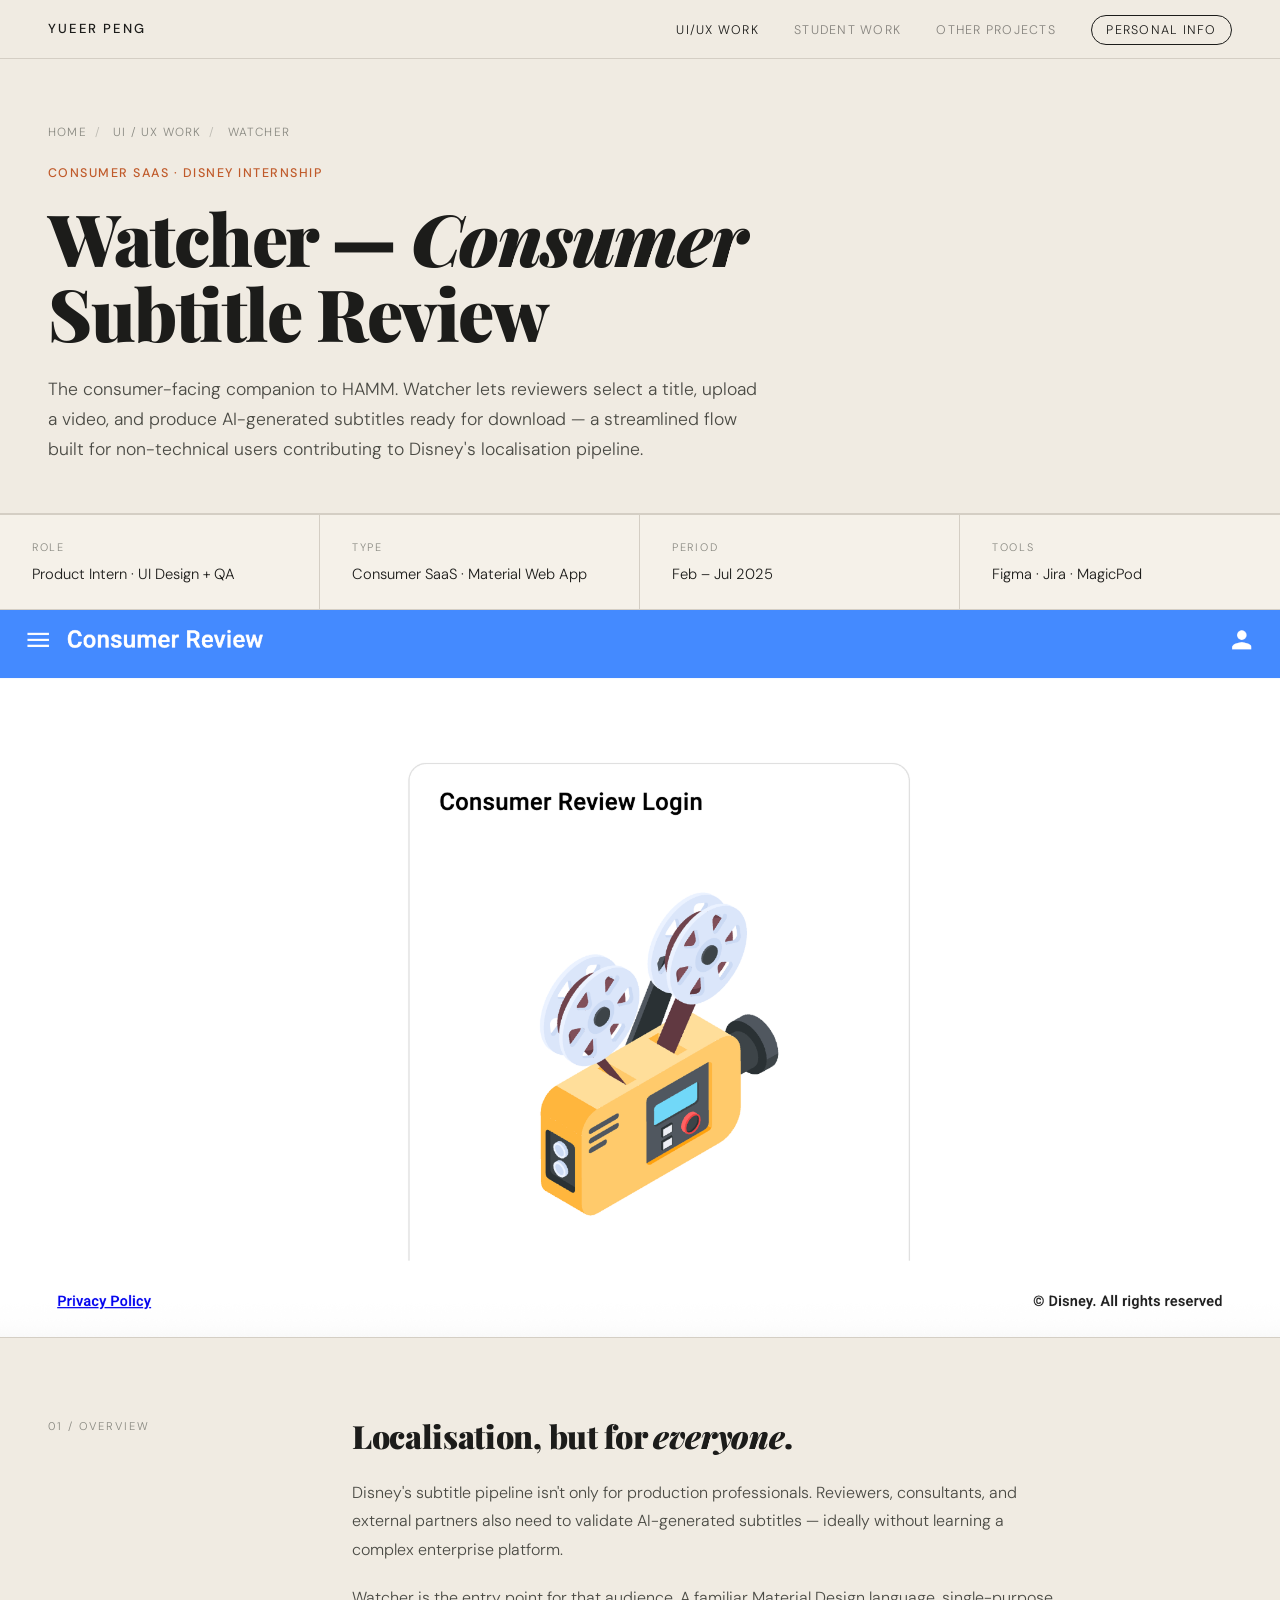
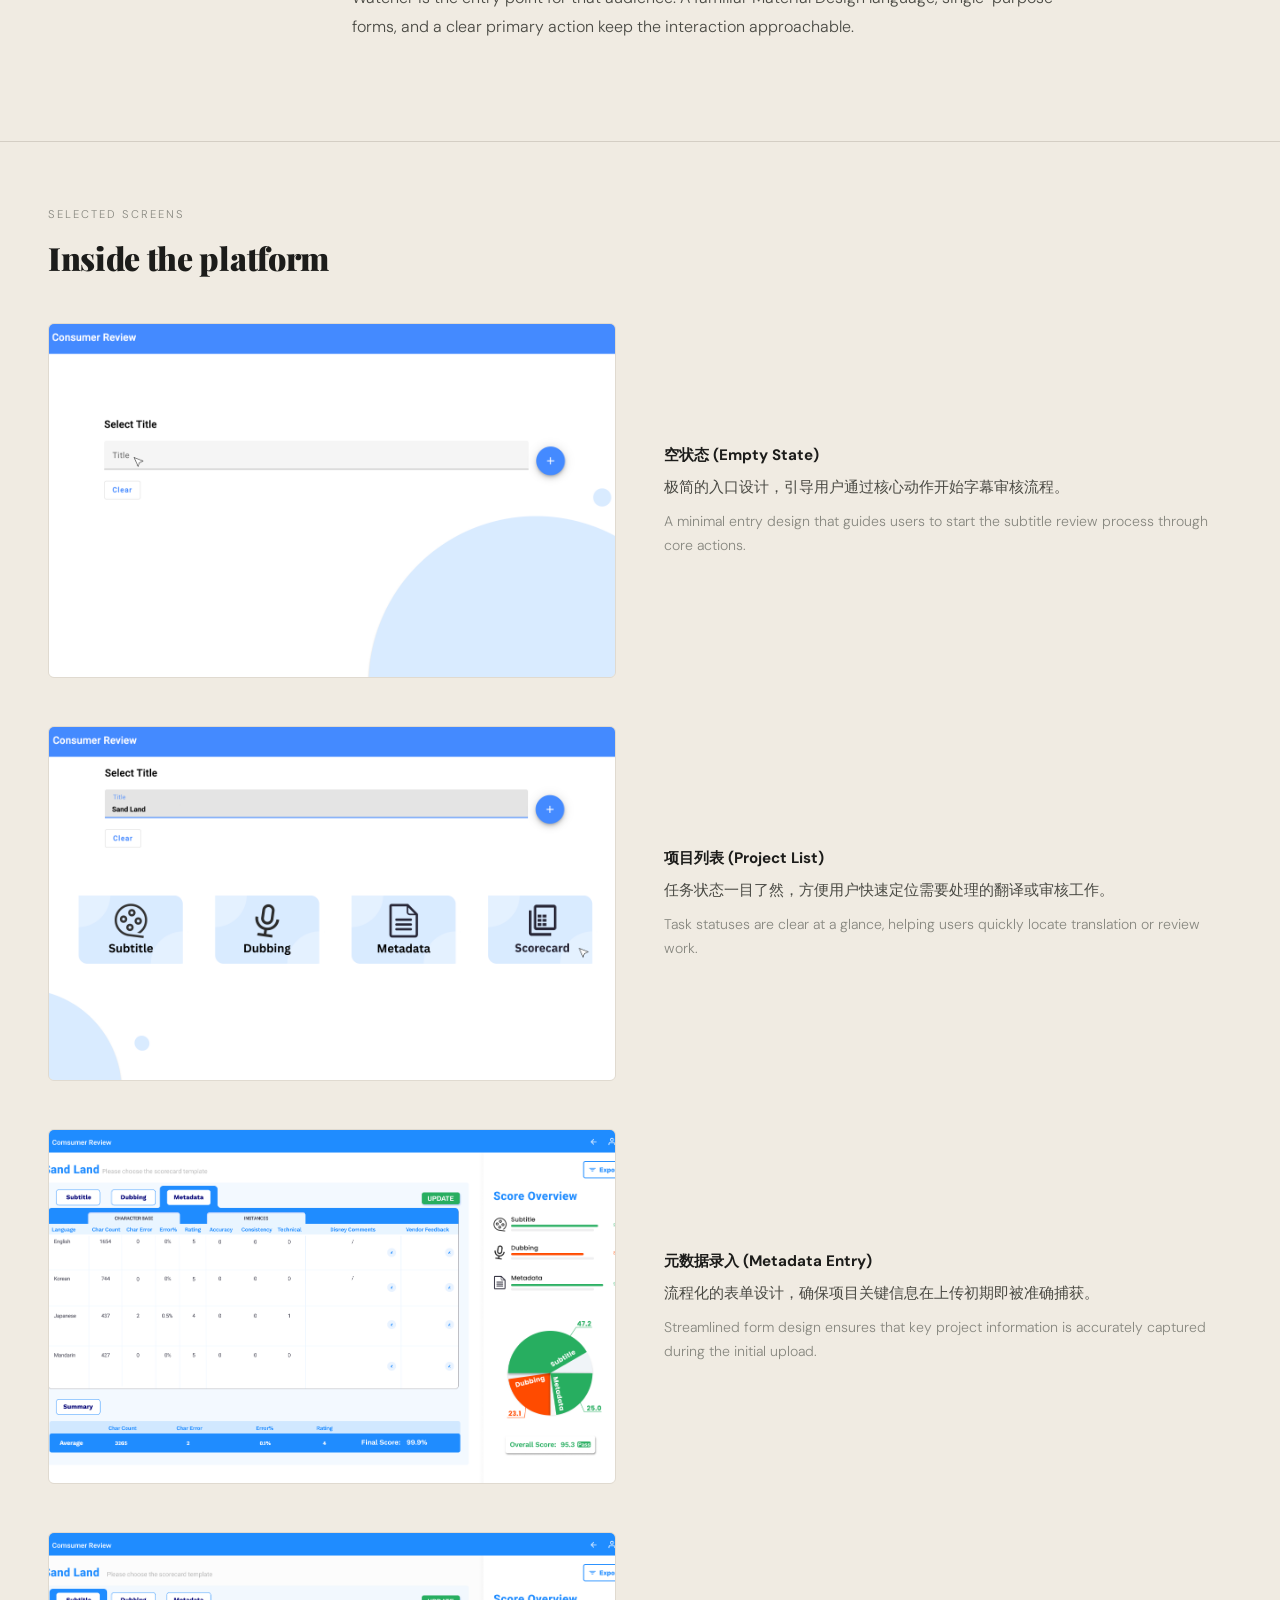
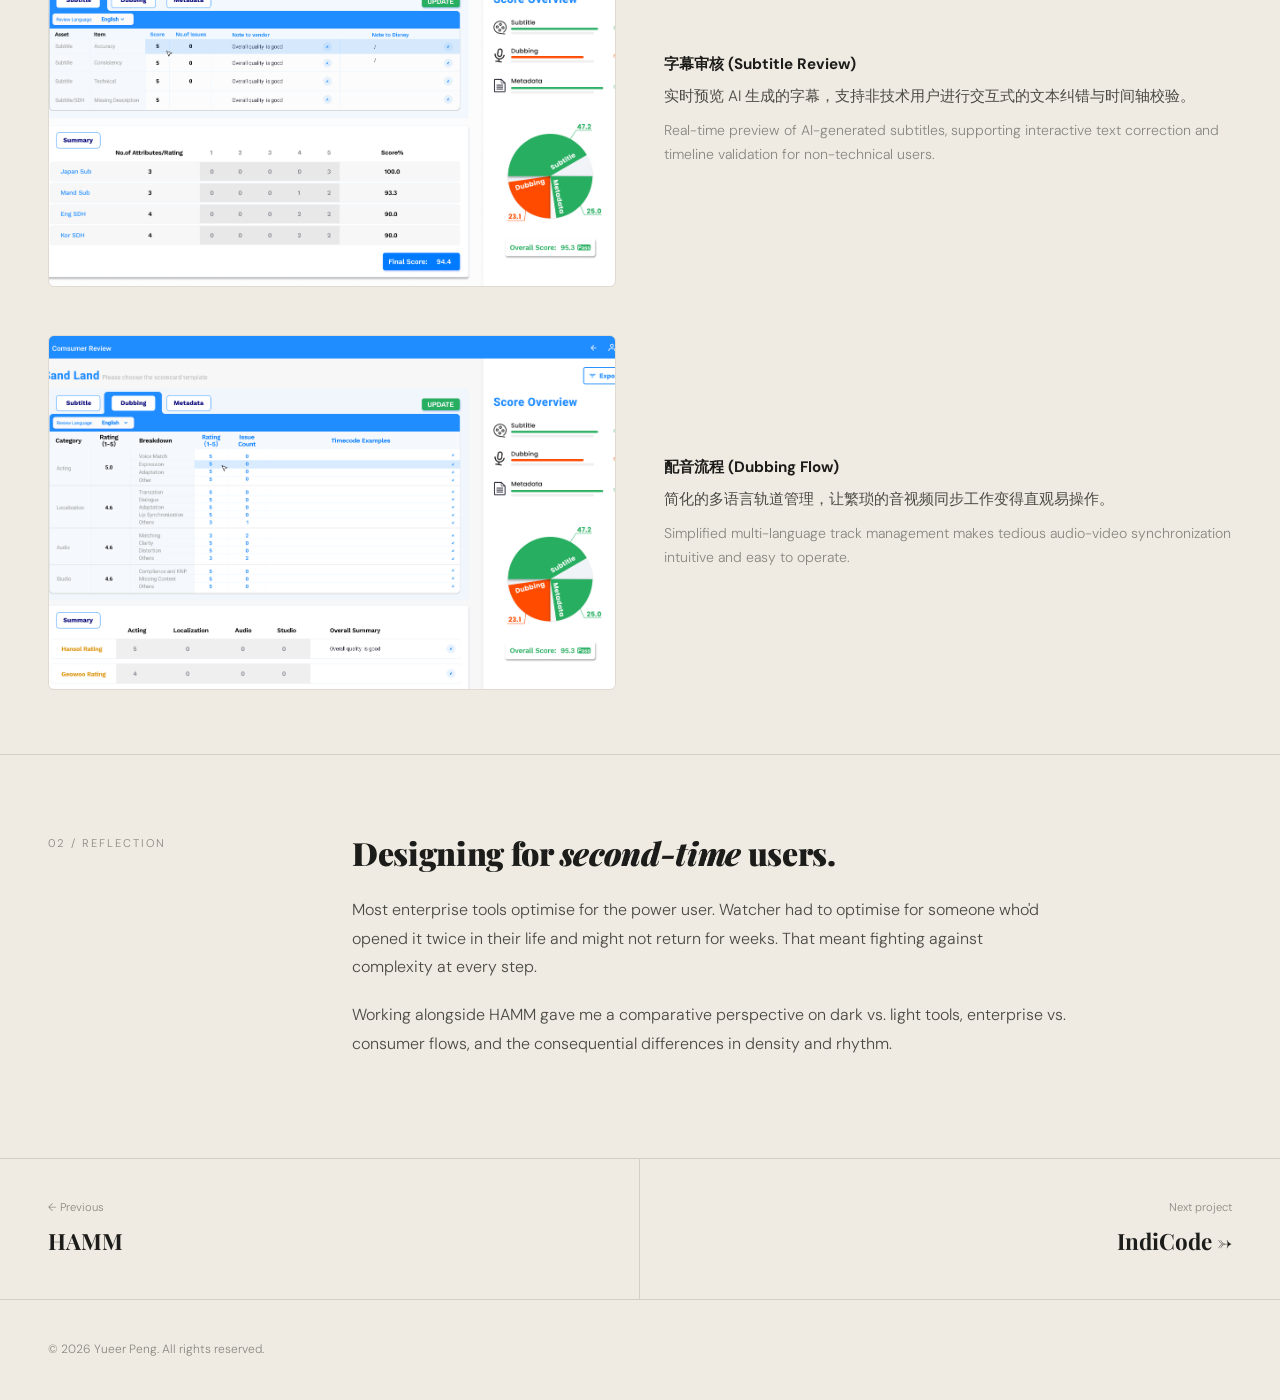
<file: watcher.html>
<!DOCTYPE html>
<html lang="en">
<head>
  <meta charset="UTF-8" />
  <meta name="viewport" content="width=device-width, initial-scale=1.0" />
  <title>Watcher — Yueer Peng</title>
  <link rel="preconnect" href="https://fonts.googleapis.com" />
  <link rel="preconnect" href="https://fonts.gstatic.com" crossorigin />
  <link href="https://fonts.googleapis.com/css2?family=Playfair+Display:ital,wght@0,700;0,900;1,900&family=DM+Sans:wght@300;400;500&display=swap" rel="stylesheet" />
  
  <style>
    /* =========================================================
       Yueer Peng — Portfolio Shared Styles
       ========================================================= */
    *, *::before, *::after { box-sizing: border-box; margin: 0; padding: 0; }

    :root {
      --cream: #f0ebe2;
      --cream-soft: #f5f1e9;
      --cream-dark: #e8e2d8;
      --ink: #1c1c1a;
      --ink-mid: #4a4a44;
      --ink-muted: #888880;
      --accent: #c05a2a;
      --accent-soft: #e8d5c8;
      --border: #d4cec4;
      --border-soft: #e0dad0;
      --card: #e8e2d8;
    }

    html { scroll-behavior: smooth; }

    body {
      background: var(--cream);
      color: var(--ink);
      font-family: 'DM Sans', sans-serif;
      font-weight: 300;
      line-height: 1.6;
      overflow-x: hidden;
    }

    /* =========================================================
       NAVIGATION
       ========================================================= */
    nav.site-nav {
      position: sticky; top: 0; z-index: 100;
      display: flex; justify-content: space-between; align-items: center;
      padding: 1rem 3rem;
      border-bottom: 1px solid var(--border);
      background: var(--cream);
    }
    .nav-logo {
      font-weight: 500; font-size: 0.82rem;
      letter-spacing: 0.14em; text-transform: uppercase;
      text-decoration: none; color: var(--ink);
      transition: opacity 0.2s;
    }
    .nav-logo:hover { opacity: 0.65; }
    .site-nav ul { list-style: none; display: flex; gap: 2.2rem; align-items: center; }
    .site-nav ul a {
      text-decoration: none; color: var(--ink);
      font-size: 0.78rem; letter-spacing: 0.1em;
      text-transform: uppercase; opacity: 0.5;
      transition: opacity 0.2s;
    }
    .site-nav ul a:hover { opacity: 1; }
    .site-nav ul a.active { opacity: 1; }
    .nav-cta {
      font-size: 0.78rem !important; opacity: 1 !important;
      border: 1.5px solid var(--ink);
      border-radius: 99px;
      padding: 0.35rem 0.9rem;
      transition: background 0.2s, color 0.2s;
    }
    .nav-cta:hover { background: var(--ink); color: var(--cream); }

    /* =========================================================
       PROJECT CASE STUDY PAGES
       ========================================================= */
    .project-page-hero {
      padding: 4rem 3rem 3rem;
      border-bottom: 1px solid var(--border);
    }
    .breadcrumb {
      font-size: 0.74rem; letter-spacing: 0.1em;
      text-transform: uppercase; color: var(--ink-muted);
      margin-bottom: 1.4rem;
    }
    .breadcrumb a { color: var(--ink-muted); text-decoration: none; transition: color 0.2s; }
    .breadcrumb a:hover { color: var(--ink); }
    .breadcrumb .sep { margin: 0 0.5rem; opacity: 0.5; }

    .project-tagline {
      font-size: 0.78rem; letter-spacing: 0.12em;
      text-transform: uppercase; color: var(--accent);
      margin-bottom: 1rem; font-weight: 500;
    }
    .project-page-title {
      font-family: 'Playfair Display', serif;
      font-size: clamp(2.5rem, 6vw, 4.5rem);
      font-weight: 900; line-height: 1.05;
      letter-spacing: -0.02em; max-width: 18ch;
      margin-bottom: 1.5rem;
    }
    .project-brief {
      font-size: 1.1rem; line-height: 1.7;
      color: var(--ink-mid); max-width: 60ch;
    }

    .project-meta {
      display: grid;
      grid-template-columns: repeat(4, 1fr);
      border-top: 1px solid var(--border);
      border-bottom: 1px solid var(--border);
      background: var(--cream-soft);
    }
    .meta-item {
      padding: 1.5rem 2rem;
      border-right: 1px solid var(--border);
    }
    .meta-item:last-child { border-right: none; }
    .meta-label {
      font-size: 0.68rem; letter-spacing: 0.16em;
      text-transform: uppercase; color: var(--ink-muted);
      margin-bottom: 0.4rem;
    }
    .meta-value { font-size: 0.92rem; color: var(--ink); line-height: 1.5; }

    .project-hero-image {
      margin: 0; border-bottom: 1px solid var(--border);
      background: #fafbfd;
    }
    .project-hero-image img { width: 100%; height: auto; display: block; }

    .project-content {
      padding: 5rem 3rem;
      display: grid;
      grid-template-columns: 240px 1fr;
      gap: 4rem;
      border-bottom: 1px solid var(--border);
    }
    .content-label {
      font-size: 0.7rem; letter-spacing: 0.18em;
      text-transform: uppercase; color: var(--ink-muted);
      position: sticky; top: 5rem;
      align-self: start;
    }
    .content-body { max-width: 65ch; }
    .content-body h2 {
      font-family: 'Playfair Display', serif;
      font-size: clamp(1.6rem, 2.5vw, 2.2rem);
      font-weight: 900; letter-spacing: -0.01em;
      line-height: 1.15; margin-bottom: 1.5rem;
    }
    .content-body p {
      font-size: 1rem; line-height: 1.8;
      color: var(--ink-mid); margin-bottom: 1.2rem;
    }

    /* =========================================================
       PROJECT GALLERY (HAMM Style Grid)
       ========================================================= */
    .project-gallery {
      padding: 4rem 3rem;
      border-bottom: 1px solid var(--border);
    }
    .gallery-eyebrow {
      font-size: 0.7rem; letter-spacing: 0.18em;
      text-transform: uppercase; color: var(--ink-muted);
      margin-bottom: 0.5rem;
    }
    .gallery-title {
      font-family: 'Playfair Display', serif;
      font-size: clamp(1.6rem, 2.5vw, 2rem);
      font-weight: 900; letter-spacing: -0.01em;
      margin-bottom: 2.5rem;
    }
    .gallery-grid {
      display: grid;
      grid-template-columns: 1fr 1fr; /* 左图右文 */
      gap: 3rem;
      align-items: center;
    }
    .gallery-item {
      background: var(--cream-soft);
      border: 1px solid var(--border-soft);
      border-radius: 6px;
      overflow: hidden;
      aspect-ratio: 16/10;
    }
    .gallery-item img { width: 100%; height: 100%; object-fit: cover; display: block; }
    .gallery-caption {
      font-size: 0.95rem; color: var(--ink-mid);
      padding: 1rem 0;
      line-height: 1.7;
    }
    .gallery-caption strong { color: var(--ink); display: block; margin-bottom: 0.4rem; }
    .gallery-caption .en-desc { display: block; font-size: 0.88rem; color: var(--ink-muted); margin-top: 0.6rem; }

    /* Prev / Next nav */
    .project-pagination {
      display: grid; grid-template-columns: 1fr 1fr;
      border-bottom: 1px solid var(--border);
    }
    .pagination-link {
      padding: 2.5rem 3rem;
      text-decoration: none; color: var(--ink);
      border-right: 1px solid var(--border);
      transition: background 0.3s;
      display: block;
    }
    .pagination-link:last-child { border-right: none; text-align: right; }
    .pagination-link:hover { background: var(--cream-dark); }
    .pagination-link .pagination-label { font-size: 0.7rem; color: var(--ink-muted); margin-bottom: 0.4rem; }
    .pagination-link .pagination-title { font-family: 'Playfair Display', serif; font-size: 1.4rem; font-weight: 700; }

    footer.site-footer {
      padding: 2.5rem 3rem;
      display: flex; justify-content: space-between; align-items: center;
    }
    .footer-copy { font-size: 0.75rem; color: var(--ink-muted); }

    @media (max-width: 820px) {
      .project-page-hero { padding: 2.5rem 1.5rem 2rem; }
      .project-meta { grid-template-columns: 1fr 1fr; }
      .gallery-grid { grid-template-columns: 1fr; gap: 1.5rem; }
      .gallery-caption { padding-bottom: 2.5rem; border-bottom: 1px solid var(--border-soft); }
      .gallery-caption:last-child { border-bottom: none; }
      .project-content { padding: 3rem 1.5rem; grid-template-columns: 1fr; gap: 1.5rem; }
      .content-label { position: static; }
      .pagination-link { padding: 2rem 1.5rem; }
    }
  </style>
</head>
<body>

<nav class="site-nav">
  <a class="nav-logo" href="index.html">Yueer Peng</a>
  <ul>
    <li><a href="index.html#uxui" class="active">UI/UX Work</a></li>
    <li><a href="index.html#student">Student Work</a></li>
    <li><a href="index.html#other">Other Projects</a></li>
    <li><a class="nav-cta" href="info.html">Personal Info</a></li>
  </ul>
</nav>

<section class="project-page-hero">
  <p class="breadcrumb">
    <a href="index.html">Home</a><span class="sep">/</span>
    <a href="index.html#uxui">UI / UX Work</a><span class="sep">/</span>
    Watcher
  </p>
  <p class="project-tagline">Consumer SaaS · Disney Internship</p>
  <h1 class="project-page-title">Watcher — <em>Consumer</em> Subtitle Review</h1>
  <p class="project-brief">
    The consumer-facing companion to HAMM. Watcher lets reviewers select a title,
    upload a video, and produce AI-generated subtitles ready for download — a streamlined
    flow built for non-technical users contributing to Disney's localisation pipeline.
  </p>
</section>

<div class="project-meta">
  <div class="meta-item">
    <p class="meta-label">Role</p>
    <p class="meta-value">Product Intern · UI Design + QA</p>
  </div>
  <div class="meta-item">
    <p class="meta-label">Type</p>
    <p class="meta-value">Consumer SaaS · Material Web App</p>
  </div>
  <div class="meta-item">
    <p class="meta-label">Period</p>
    <p class="meta-value">Feb – Jul 2025</p>
  </div>
  <div class="meta-item">
    <p class="meta-label">Tools</p>
    <p class="meta-value">Figma · Jira · MagicPod</p>
  </div>
</div>

<div class="project-hero-image">
  <img src="images/watcher-hero.png" alt="Watcher platform overview" />
</div>

<section class="project-content">
  <p class="content-label">01 / Overview</p>
  <div class="content-body">
    <h2>Localisation, but for <em>everyone</em>.</h2>
    <p>
      Disney's subtitle pipeline isn't only for production professionals. Reviewers,
      consultants, and external partners also need to validate AI-generated subtitles —
      ideally without learning a complex enterprise platform.
    </p>
    <p>
      Watcher is the entry point for that audience. A familiar Material Design language,
      single-purpose forms, and a clear primary action keep the interaction approachable.
    </p>
  </div>
</section>

<section class="project-gallery">
  <p class="gallery-eyebrow">Selected Screens</p>
  <h2 class="gallery-title">Inside the platform</h2>
  
  <div class="gallery-grid">

    <div class="gallery-item">
      <img src="images/watcher-empty.png" alt="Watcher empty state" />
    </div>
    <div class="gallery-caption">
      <strong>空状态 (Empty State)</strong>
      极简的入口设计，引导用户通过核心动作开始字幕审核流程。
      <span class="en-desc">A minimal entry design that guides users to start the subtitle review process through core actions.</span>
    </div>

    <div class="gallery-item">
      <img src="images/watcher-list.png" alt="Watcher task list" />
    </div>
    <div class="gallery-caption">
      <strong>项目列表 (Project List)</strong>
      任务状态一目了然，方便用户快速定位需要处理的翻译或审核工作。
      <span class="en-desc">Task statuses are clear at a glance, helping users quickly locate translation or review work.</span>
    </div>

    <div class="gallery-item">
      <img src="images/watcher-metadata.png" alt="Watcher metadata entry" />
    </div>
    <div class="gallery-caption">
      <strong>元数据录入 (Metadata Entry)</strong>
      流程化的表单设计，确保项目关键信息在上传初期即被准确捕获。
      <span class="en-desc">Streamlined form design ensures that key project information is accurately captured during the initial upload.</span>
    </div>

    <div class="gallery-item">
      <img src="images/watcher-subtitle.png" alt="Watcher subtitle review" />
    </div>
    <div class="gallery-caption">
      <strong>字幕审核 (Subtitle Review)</strong>
      实时预览 AI 生成的字幕，支持非技术用户进行交互式的文本纠错与时间轴校验。
      <span class="en-desc">Real-time preview of AI-generated subtitles, supporting interactive text correction and timeline validation for non-technical users.</span>
    </div>

    <div class="gallery-item">
      <img src="images/watcher-dubbing.png" alt="Watcher dubbing flow" />
    </div>
    <div class="gallery-caption">
      <strong>配音流程 (Dubbing Flow)</strong>
      简化的多语言轨道管理，让繁琐的音视频同步工作变得直观易操作。
      <span class="en-desc">Simplified multi-language track management makes tedious audio-video synchronization intuitive and easy to operate.</span>
    </div>

  </div>
</section>

<section class="project-content">
  <p class="content-label">02 / Reflection</p>
  <div class="content-body">
    <h2>Designing for <em>second-time</em> users.</h2>
    <p>
      Most enterprise tools optimise for the power user. Watcher had to optimise for someone
      who'd opened it twice in their life and might not return for weeks. That meant fighting
      against complexity at every step.
    </p>
    <p>
      Working alongside HAMM gave me a comparative perspective on dark vs. light tools,
      enterprise vs. consumer flows, and the consequential differences in density and rhythm.
    </p>
  </div>
</section>

<nav class="project-pagination">
  <a class="pagination-link" href="hamm.html">
    <p class="pagination-label">← Previous</p>
    <p class="pagination-title">HAMM</p>
  </a>
  <a class="pagination-link" href="indicode.html">
    <p class="pagination-label">Next project</p>
    <p class="pagination-title">IndiCode →</p>
  </a>
</nav>

<footer class="site-footer">
  <span class="footer-copy">© 2026 Yueer Peng. All rights reserved.</span>
</footer>

</body>
</html>
</file>
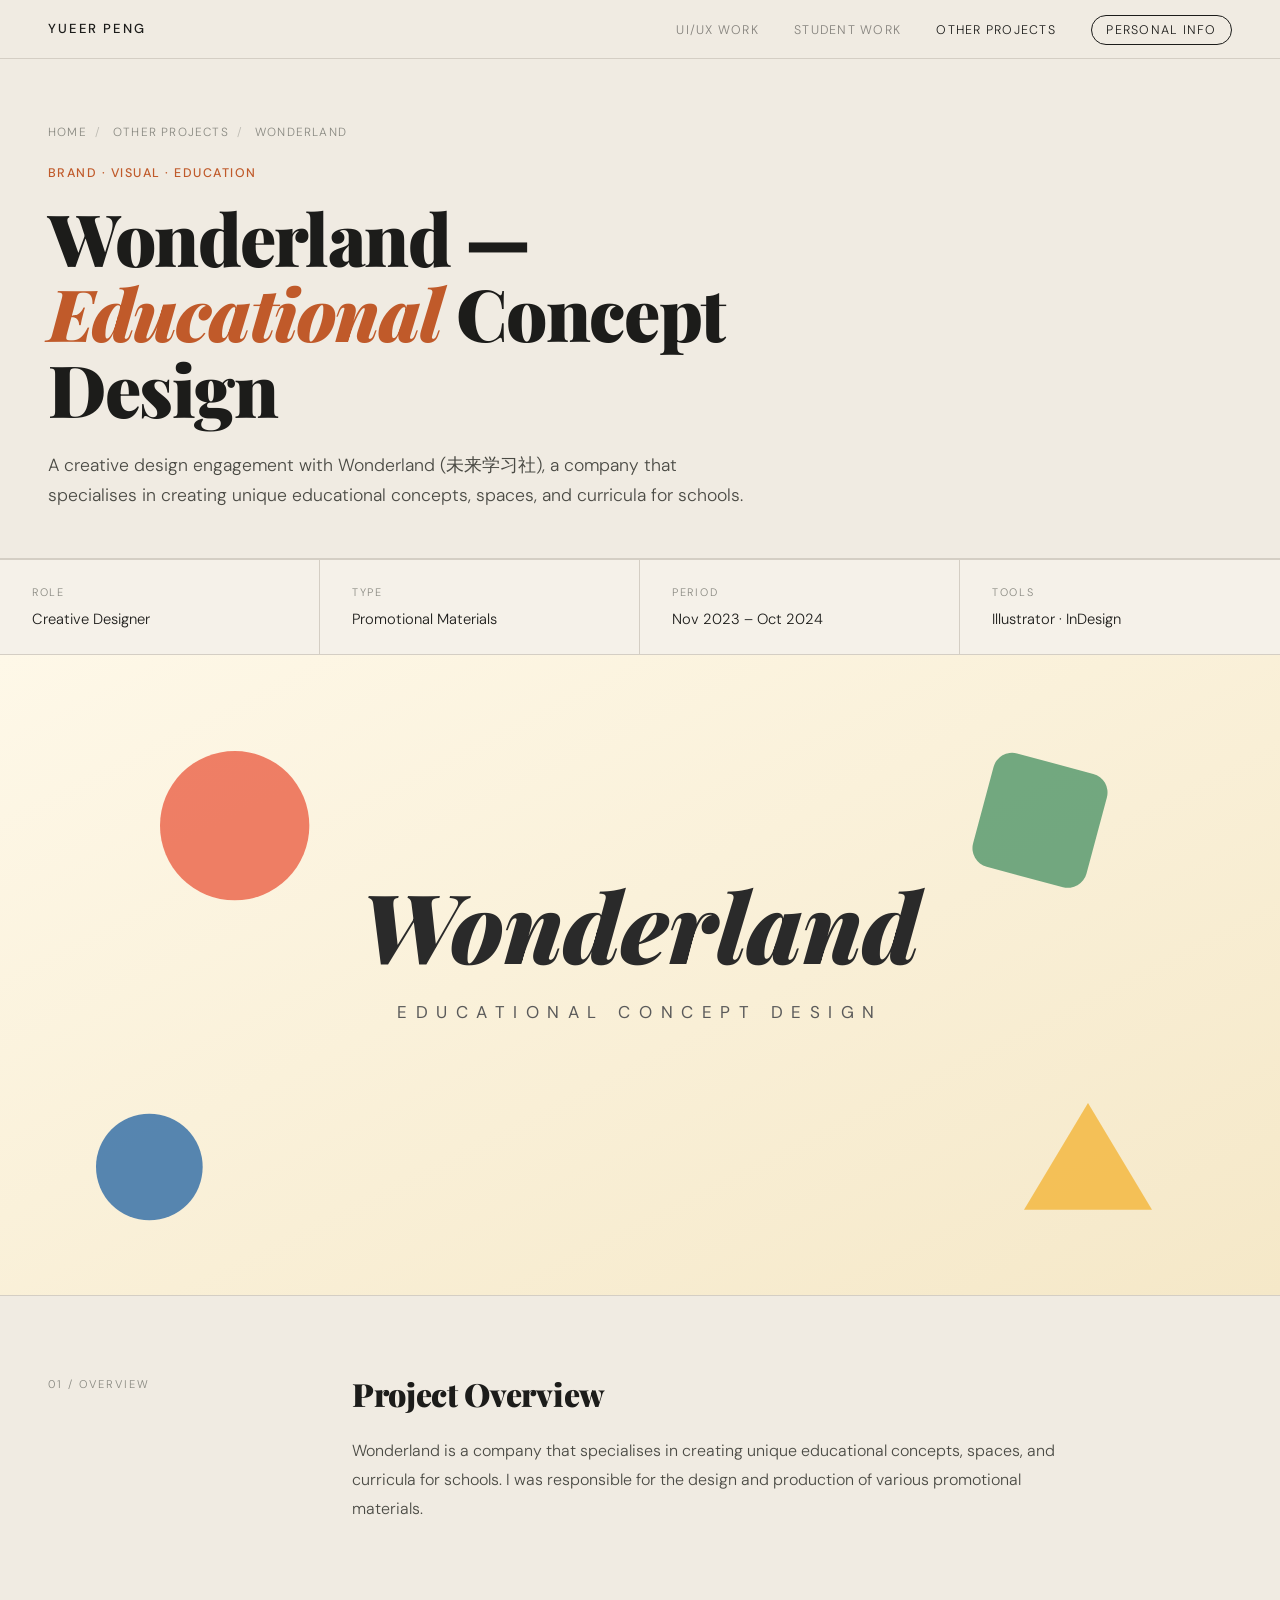
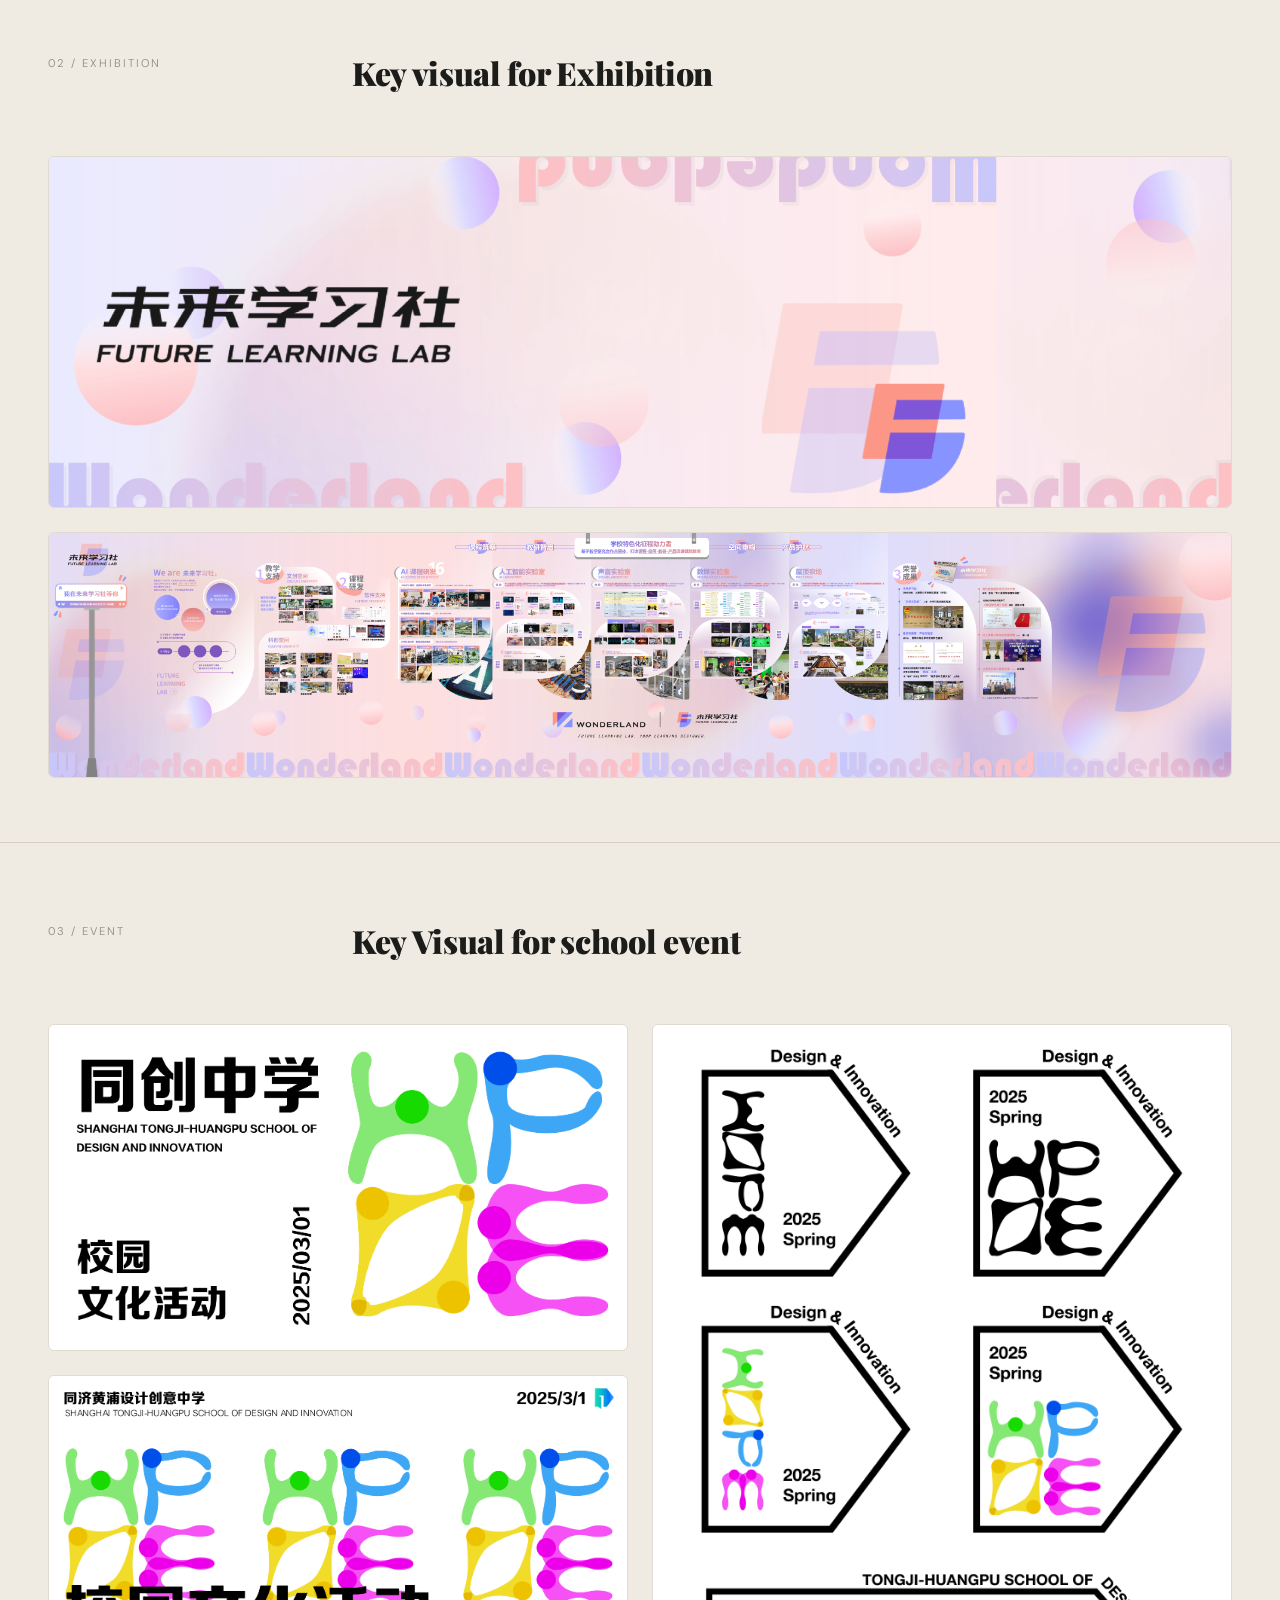
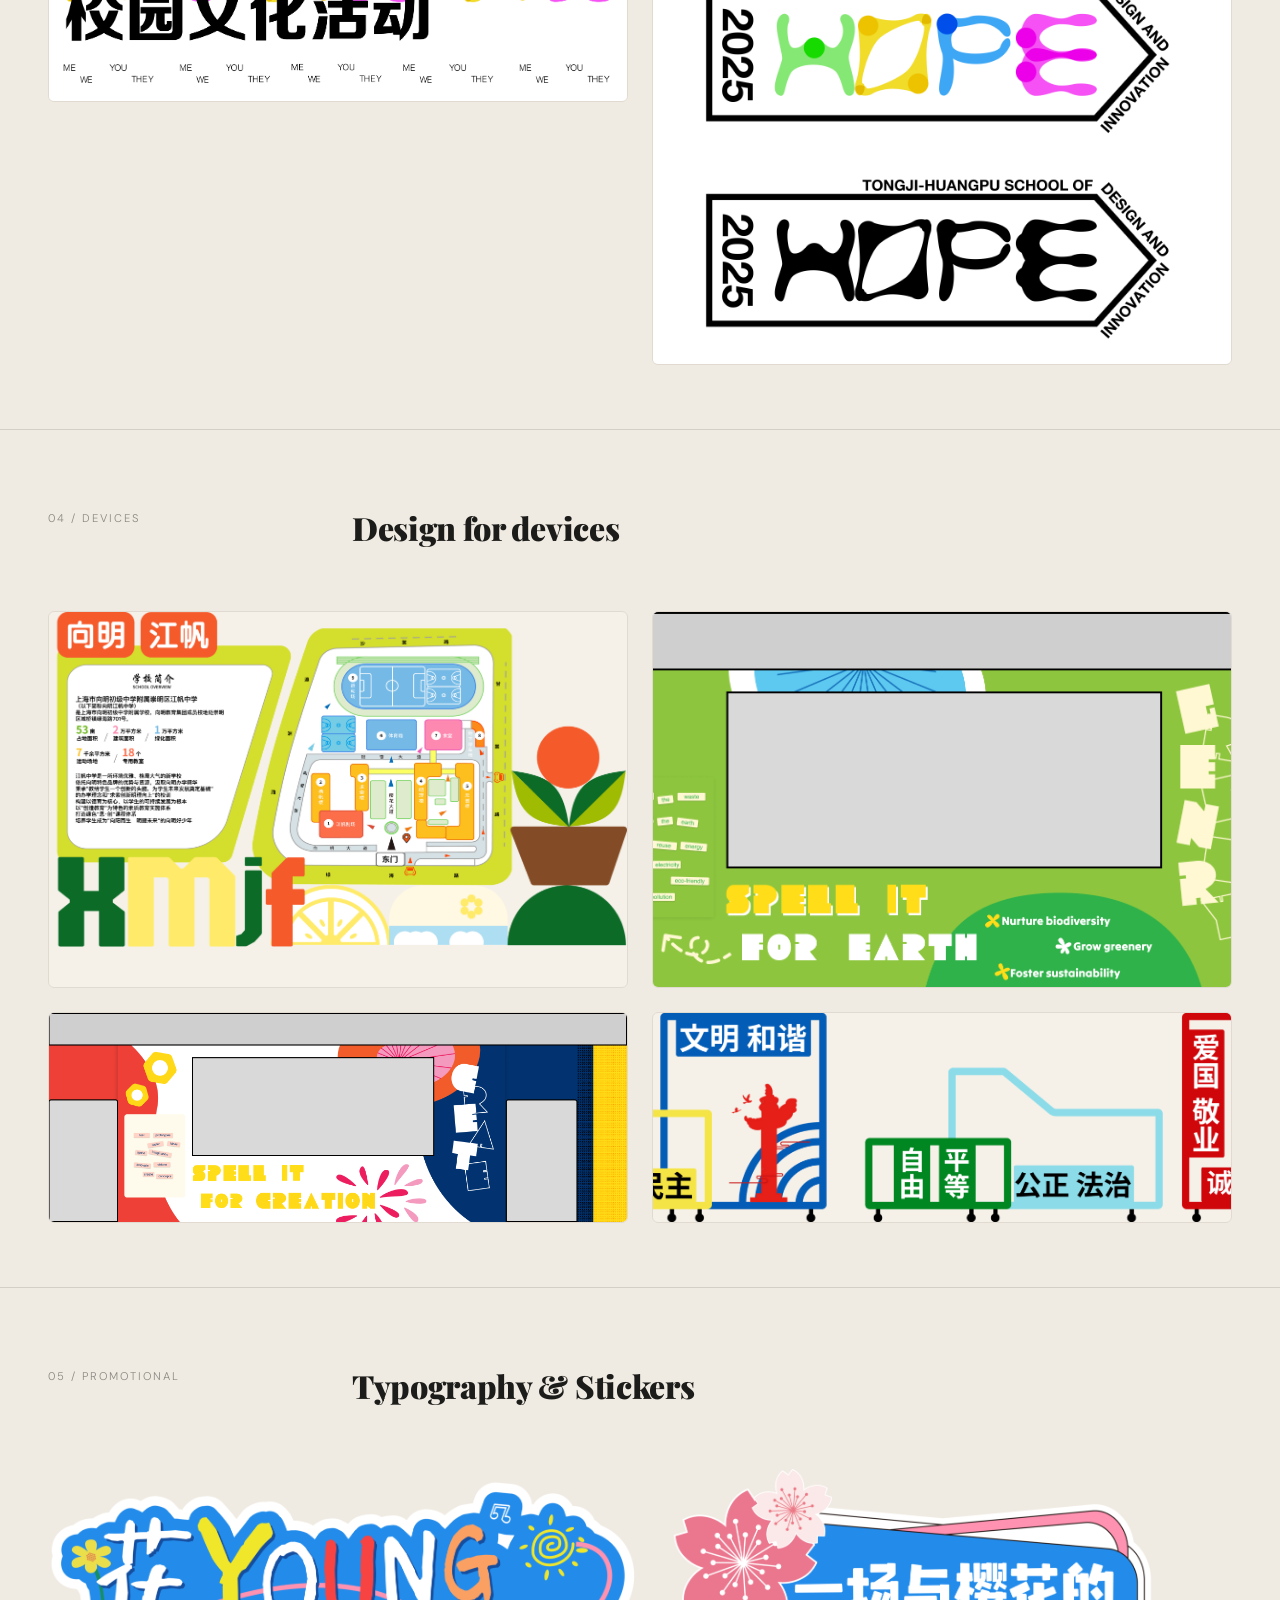
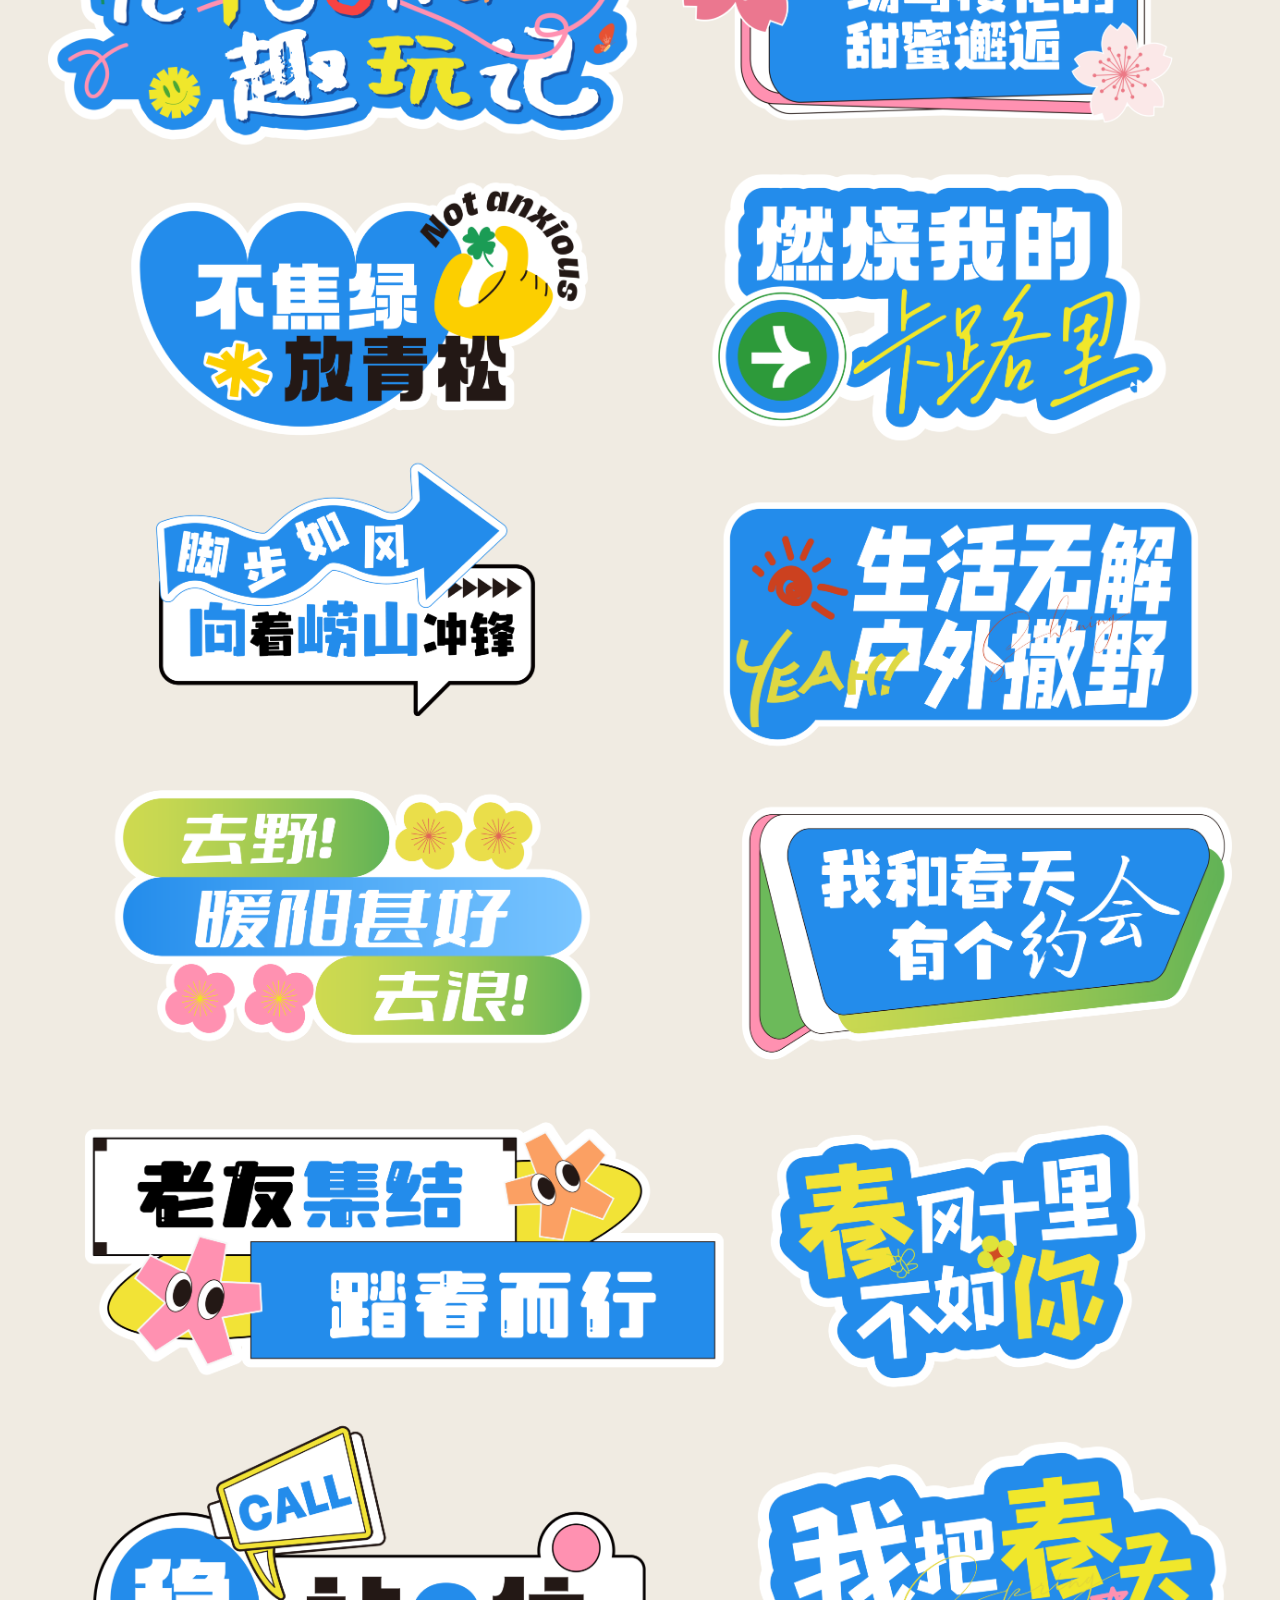
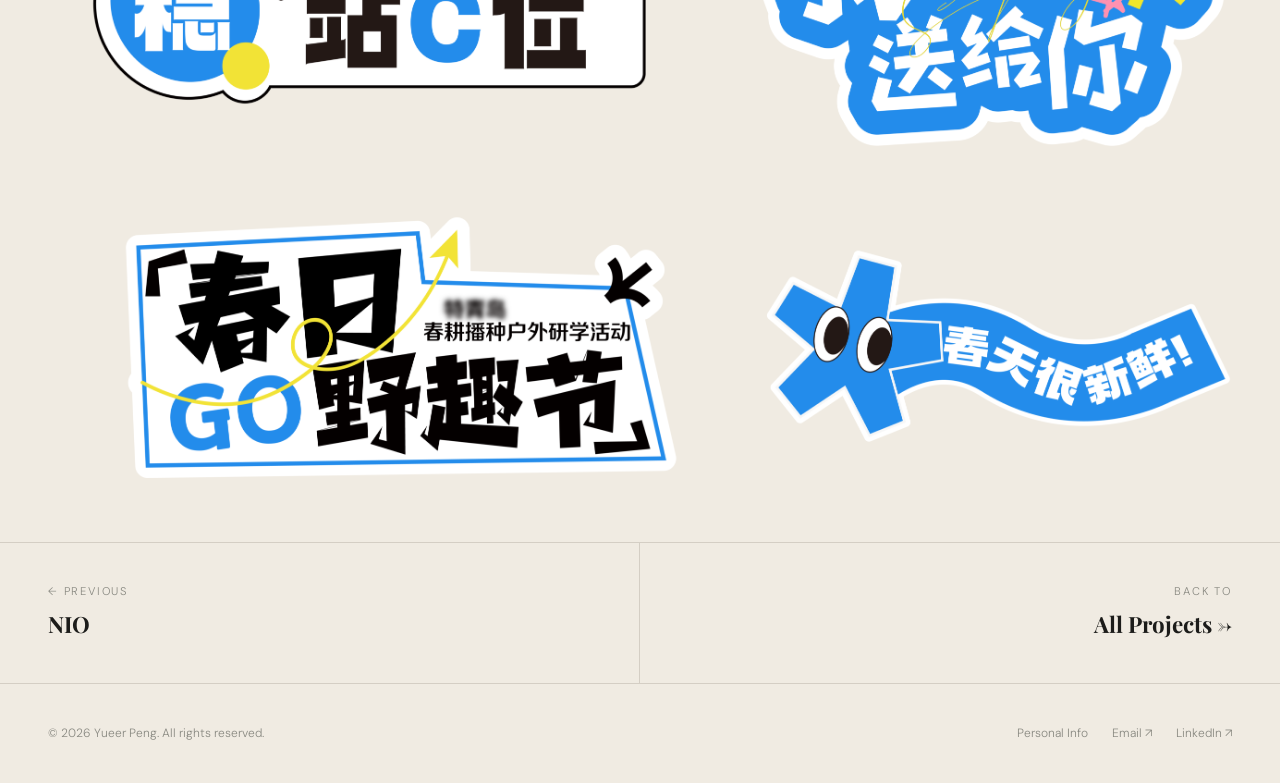
<file: wonderland.html>
<!DOCTYPE html>
<html lang="en">
<head>
  <meta charset="UTF-8" />
  <meta name="viewport" content="width=device-width, initial-scale=1.0" />
  <title>Wonderland — Yueer Peng</title>
  <link rel="preconnect" href="https://fonts.googleapis.com" />
  <link rel="preconnect" href="https://fonts.gstatic.com" crossorigin />
  <link href="https://fonts.googleapis.com/css2?family=Playfair+Display:ital,wght@0,700;0,900;1,900&family=DM+Sans:wght@300;400;500&display=swap" rel="stylesheet" />
  
  <style>
    /* =========================================================
       Yueer Peng — Portfolio Shared Styles
       ========================================================= */
    *, *::before, *::after { box-sizing: border-box; margin: 0; padding: 0; }

    :root {
      --cream: #f0ebe2;
      --cream-soft: #f5f1e9;
      --cream-dark: #e8e2d8;
      --ink: #1c1c1a;
      --ink-mid: #4a4a44;
      --ink-muted: #888880;
      --accent: #c05a2a;
      --accent-soft: #e8d5c8;
      --border: #d4cec4;
      --border-soft: #e0dad0;
      --card: #e8e2d8;
    }

    html { scroll-behavior: smooth; }

    body {
      background: var(--cream);
      color: var(--ink);
      font-family: 'DM Sans', sans-serif;
      font-weight: 300;
      line-height: 1.6;
      overflow-x: hidden;
    }

    /* =========================================================
       NAVIGATION
       ========================================================= */
    nav.site-nav {
      position: sticky; top: 0; z-index: 100;
      display: flex; justify-content: space-between; align-items: center;
      padding: 1rem 3rem;
      border-bottom: 1px solid var(--border);
      background: var(--cream);
    }
    .nav-logo {
      font-weight: 500; font-size: 0.82rem;
      letter-spacing: 0.14em; text-transform: uppercase;
      text-decoration: none; color: var(--ink);
      transition: opacity 0.2s;
    }
    .nav-logo:hover { opacity: 0.65; }
    .site-nav ul { list-style: none; display: flex; gap: 2.2rem; align-items: center; }
    .site-nav ul a {
      text-decoration: none; color: var(--ink);
      font-size: 0.78rem; letter-spacing: 0.1em;
      text-transform: uppercase; opacity: 0.5;
      transition: opacity 0.2s;
    }
    .site-nav ul a:hover { opacity: 1; }
    .site-nav ul a.active { opacity: 1; }
    .nav-cta {
      font-size: 0.78rem !important; opacity: 1 !important;
      border: 1.5px solid var(--ink);
      border-radius: 99px;
      padding: 0.35rem 0.9rem;
      transition: background 0.2s, color 0.2s;
    }
    .nav-cta:hover { background: var(--ink); color: var(--cream); }

    /* =========================================================
       COMMON: pills, buttons, links
       ========================================================= */
    .pill {
      display: inline-block;
      border: 1.5px solid var(--ink);
      border-radius: 99px;
      padding: 0.38rem 0.95rem;
      font-size: 0.75rem; letter-spacing: 0.04em;
      transition: background 0.2s, color 0.2s;
    }
    .pill:hover { background: var(--ink); color: var(--cream); }

    .btn {
      display: inline-flex; align-items: center; gap: 0.35rem;
      padding: 0.5rem 1.1rem;
      border: 1.5px solid var(--ink); border-radius: 99px;
      font-size: 0.74rem; letter-spacing: 0.06em;
      text-decoration: none; color: var(--ink);
      background: transparent;
      transition: background 0.2s, color 0.2s;
      cursor: pointer;
    }
    .btn:hover { background: var(--ink); color: var(--cream); }
    .btn.filled { background: var(--ink); color: var(--cream); }
    .btn.filled:hover { background: transparent; color: var(--ink); }

    .text-link {
      color: var(--ink); text-decoration: none;
      opacity: 0.55; transition: opacity 0.2s;
      font-size: 0.82rem;
    }
    .text-link::after { content: ' ↗'; font-size: 0.7rem; }
    .text-link:hover { opacity: 1; }

    /* =========================================================
       PROJECT CASE STUDY PAGES
       ========================================================= */
    .project-page-hero {
      padding: 4rem 3rem 3rem;
      border-bottom: 1px solid var(--border);
    }
    .breadcrumb {
      font-size: 0.74rem; letter-spacing: 0.1em;
      text-transform: uppercase; color: var(--ink-muted);
      margin-bottom: 1.4rem;
    }
    .breadcrumb a { color: var(--ink-muted); text-decoration: none; transition: color 0.2s; }
    .breadcrumb a:hover { color: var(--ink); }
    .breadcrumb .sep { margin: 0 0.5rem; opacity: 0.5; }

    .project-tagline {
      font-size: 0.78rem; letter-spacing: 0.12em;
      text-transform: uppercase; color: var(--accent);
      margin-bottom: 1rem; font-weight: 500;
    }
    .project-page-title {
      font-family: 'Playfair Display', serif;
      font-size: clamp(2.5rem, 6vw, 4.5rem);
      font-weight: 900; line-height: 1.05;
      letter-spacing: -0.02em; max-width: 18ch;
      margin-bottom: 1.5rem;
    }
    .project-page-title em { font-style: italic; color: var(--accent); }
    .project-brief {
      font-size: 1.1rem; line-height: 1.7;
      color: var(--ink-mid); max-width: 60ch;
    }

    .project-meta {
      display: grid;
      grid-template-columns: repeat(4, 1fr);
      border-top: 1px solid var(--border);
      border-bottom: 1px solid var(--border);
      background: var(--cream-soft);
    }
    .meta-item {
      padding: 1.5rem 2rem;
      border-right: 1px solid var(--border);
    }
    .meta-item:last-child { border-right: none; }
    .meta-label {
      font-size: 0.68rem; letter-spacing: 0.16em;
      text-transform: uppercase; color: var(--ink-muted);
      margin-bottom: 0.4rem;
    }
    .meta-value { font-size: 0.92rem; color: var(--ink); line-height: 1.5; }

    .project-hero-image {
      margin: 0; border-bottom: 1px solid var(--border);
      background: var(--cream-dark);
    }
    .project-hero-image svg, .project-hero-image img { width: 100%; height: auto; display: block; }

    /* =========================================================
       CONTENT & GALLERY GRIDS
       ========================================================= */
    .project-content {
      padding: 5rem 3rem 2rem;
      display: grid;
      grid-template-columns: 240px 1fr;
      gap: 4rem;
    }
    .content-label {
      font-size: 0.7rem; letter-spacing: 0.18em;
      text-transform: uppercase; color: var(--ink-muted);
      position: sticky; top: 5rem;
      align-self: start;
    }
    .content-body { max-width: 65ch; }
    .content-body h2 {
      font-family: 'Playfair Display', serif;
      font-size: clamp(1.6rem, 2.5vw, 2.2rem);
      font-weight: 900; letter-spacing: -0.01em;
      line-height: 1.15; margin-bottom: 1.5rem;
    }
    .content-body p {
      font-size: 1rem; line-height: 1.8;
      color: var(--ink-mid); margin-bottom: 1.2rem;
    }

    .project-gallery {
      padding: 1rem 3rem 4rem;
      border-bottom: 1px solid var(--border);
    }
    .gallery-grid {
      display: grid;
      gap: 1.5rem;
      margin-top: 1.5rem;
    }
    
    /* Specific Layout Classes */
    .grid-one { grid-template-columns: 1fr; }
    .grid-two { grid-template-columns: repeat(2, 1fr); }
    .grid-three { grid-template-columns: repeat(3, 1fr); }
    .grid-asym { grid-template-columns: 1fr 1fr; } /* 非对称：左两行，右一整行 */
    
    /* 非对称布局的左列容器 */
    .grid-col-flex {
      display: flex;
      flex-direction: column;
      gap: 1.5rem;
    }
    
    .gallery-item {
      background: var(--cream-soft);
      border: 1px solid var(--border-soft);
      border-radius: 6px;
      overflow: hidden;
      position: relative;
    }
    .gallery-item.no-bg {
      background: transparent;
      border: none;
    }
    .gallery-item.h-full {
      height: 100%;
    }
    .gallery-item img {
      width: 100%; height: 100%;
      object-fit: cover; display: block;
    }

    /* Prev / Next nav */
    .project-pagination {
      display: grid; grid-template-columns: 1fr 1fr;
      border-bottom: 1px solid var(--border);
    }
    .pagination-link {
      padding: 2.5rem 3rem;
      text-decoration: none; color: var(--ink);
      border-right: 1px solid var(--border);
      transition: background 0.3s;
      display: block;
    }
    .pagination-link:last-child { border-right: none; text-align: right; }
    .pagination-link:hover { background: var(--cream-dark); }
    .pagination-link .pagination-label { font-size: 0.7rem; color: var(--ink-muted); margin-bottom: 0.4rem; letter-spacing: 0.16em; text-transform: uppercase; }
    .pagination-link .pagination-title { font-family: 'Playfair Display', serif; font-size: 1.4rem; font-weight: 700; }

    footer.site-footer {
      padding: 2.5rem 3rem;
      display: flex; justify-content: space-between; align-items: center;
    }
    .footer-copy { font-size: 0.75rem; color: var(--ink-muted); }
    .footer-links { display: flex; gap: 1.5rem; }
    .footer-links a { font-size: 0.75rem; color: var(--ink-muted); text-decoration: none; transition: color 0.2s; }
    .footer-links a:hover { color: var(--ink); }

    @media (max-width: 820px) {
      nav.site-nav { padding: 1rem 1.5rem; }
      .project-page-hero { padding: 2.5rem 1.5rem 2rem; }
      .project-meta { grid-template-columns: 1fr 1fr; }
      .meta-item { padding: 1.2rem 1.5rem; border-right: 1px solid var(--border); }
      .meta-item:nth-child(2n) { border-right: none; }
      .meta-item:nth-child(1), .meta-item:nth-child(2) { border-bottom: 1px solid var(--border); }
      .project-content { padding: 3rem 1.5rem 1.5rem; grid-template-columns: 1fr; gap: 1.5rem; }
      .content-label { position: static; }
      .project-gallery { padding: 1rem 1.5rem 3rem; }
      .grid-two, .grid-three, .grid-asym { grid-template-columns: 1fr; }
      .pagination-link { padding: 2rem 1.5rem; }
      footer.site-footer { flex-direction: column; gap: 1rem; padding: 2rem 1.5rem; text-align: center; }
    }
  </style>
</head>
<body>

<nav class="site-nav">
  <a class="nav-logo" href="index.html">Yueer Peng</a>
  <ul>
    <li><a href="index.html#uxui">UI/UX Work</a></li>
    <li><a href="index.html#student">Student Work</a></li>
    <li><a href="index.html#other" class="active">Other Projects</a></li>
    <li><a class="nav-cta" href="info.html">Personal Info</a></li>
  </ul>
</nav>

<section class="project-page-hero">
  <p class="breadcrumb">
    <a href="index.html">Home</a><span class="sep">/</span>
    <a href="index.html#other">Other Projects</a><span class="sep">/</span>
    Wonderland
  </p>
  <p class="project-tagline">Brand · Visual · Education</p>
  <h1 class="project-page-title">Wonderland — <em>Educational</em> Concept Design</h1>
  <p class="project-brief">
    A creative design engagement with Wonderland (未来学习社), a company that specialises in creating unique educational concepts, spaces, and curricula for schools.
  </p>
</section>

<div class="project-meta">
  <div class="meta-item">
    <p class="meta-label">Role</p>
    <p class="meta-value">Creative Designer</p>
  </div>
  <div class="meta-item">
    <p class="meta-label">Type</p>
    <p class="meta-value">Promotional Materials</p>
  </div>
  <div class="meta-item">
    <p class="meta-label">Period</p>
    <p class="meta-value">Nov 2023 – Oct 2024</p>
  </div>
  <div class="meta-item">
    <p class="meta-label">Tools</p>
    <p class="meta-value">Illustrator · InDesign</p>
  </div>
</div>

<div class="project-hero-image">
  <svg viewBox="0 0 1200 600" xmlns="http://www.w3.org/2000/svg" preserveAspectRatio="xMidYMid meet">
    <defs>
      <linearGradient id="wl-hero" x1="0%" y1="0%" x2="100%" y2="100%">
        <stop offset="0%" stop-color="#fef8e8"/>
        <stop offset="100%" stop-color="#f5e8c8"/>
      </linearGradient>
    </defs>
    <rect width="1200" height="600" fill="url(#wl-hero)"/>
    <circle cx="220" cy="160" r="70" fill="#ed6a4f" opacity="0.85"/>
    <rect x="920" y="100" width="110" height="110" rx="18" fill="#5b9c70" opacity="0.85" transform="rotate(15 975 155)"/>
    <polygon points="1020,420 1080,520 960,520" fill="#f4b942" opacity="0.85"/>
    <circle cx="140" cy="480" r="50" fill="#3a73a8" opacity="0.85"/>
    <text x="600" y="290" font-family="Playfair Display, serif" font-size="90" font-weight="900" fill="#2a2a2a" text-anchor="middle" font-style="italic">Wonderland</text>
    <text x="600" y="340" font-family="DM Sans, sans-serif" font-size="16" font-weight="400" fill="#5a5a5a" text-anchor="middle" letter-spacing="8">EDUCATIONAL CONCEPT DESIGN</text>
  </svg>
</div>

<section class="project-content" style="border-bottom: none;">
  <p class="content-label">01 / Overview</p>
  <div class="content-body">
    <h2>Project Overview</h2>
    <p>
      Wonderland is a company that specialises in creating unique educational concepts, spaces, 
      and curricula for schools. I was responsible for the design and production of various promotional materials.
    </p>
  </div>
</section>

<section class="project-content" style="padding-bottom: 0; border-bottom: none;">
  <p class="content-label">02 / Exhibition</p>
  <div class="content-body">
    <h2>Key visual for Exhibition</h2>
  </div>
</section>
<section class="project-gallery">
  <div class="gallery-grid grid-one">
    <div class="gallery-item"><img src="images/wonderland-1.png" alt="Exhibition Visual 1" /></div>
    <div class="gallery-item"><img src="images/wonderland-2.png" alt="Exhibition Visual 2" /></div>
  </div>
</section>

<section class="project-content" style="padding-bottom: 0; border-bottom: none;">
  <p class="content-label">03 / Event</p>
  <div class="content-body">
    <h2>Key Visual for school event</h2>
  </div>
</section>
<section class="project-gallery">
  <div class="gallery-grid grid-asym">
    <div class="grid-col-flex">
      <div class="gallery-item"><img src="images/wonderland-3.png" alt="School Event Visual 1" /></div>
      <div class="gallery-item"><img src="images/wonderland-4.png" alt="School Event Visual 2" /></div>
    </div>
    <div class="gallery-item h-full">
      <img src="images/wonderland-5.png" alt="School Event Visual 3" />
    </div>
  </div>
</section>

<section class="project-content" style="padding-bottom: 0; border-bottom: none;">
  <p class="content-label">04 / Devices</p>
  <div class="content-body">
    <h2>Design for devices</h2>
  </div>
</section>
<section class="project-gallery">
  <div class="gallery-grid grid-two">
    <div class="gallery-item"><img src="images/wonderland-6.png" alt="Device Design 1" /></div>
    <div class="gallery-item"><img src="images/wonderland-7.png" alt="Device Design 2" /></div>
    <div class="gallery-item"><img src="images/wonderland-8.png" alt="Device Design 3" /></div>
    <div class="gallery-item"><img src="images/wonderland-9.png" alt="Device Design 4" /></div>
  </div>
</section>

<section class="project-content" style="padding-bottom: 0; border-bottom: none;">
  <p class="content-label">05 / Promotional</p>
  <div class="content-body">
    <h2>Typography & Stickers</h2>
  </div>
</section>
<section class="project-gallery">
  <div class="gallery-grid grid-one">
    <div class="gallery-item no-bg">
      <img src="images/wonderland-10.png" alt="Promotional Stickers" />
    </div>
  </div>
</section>

<nav class="project-pagination">
  <a class="pagination-link" href="nio.html">
    <p class="pagination-label">← Previous</p>
    <p class="pagination-title">NIO</p>
  </a>
  <a class="pagination-link" href="index.html">
    <p class="pagination-label">Back to</p>
    <p class="pagination-title">All Projects →</p>
  </a>
</nav>

<footer class="site-footer">
  <span class="footer-copy">© 2026 Yueer Peng. All rights reserved.</span>
  <div class="footer-links">
    <a href="info.html">Personal Info</a>
    <a href="mailto:2434063@tongji.edu.cn">Email ↗</a>
    <a href="https://www.linkedin.com" target="_blank">LinkedIn ↗</a>
  </div>
</footer>

</body>
</html>
</file>
